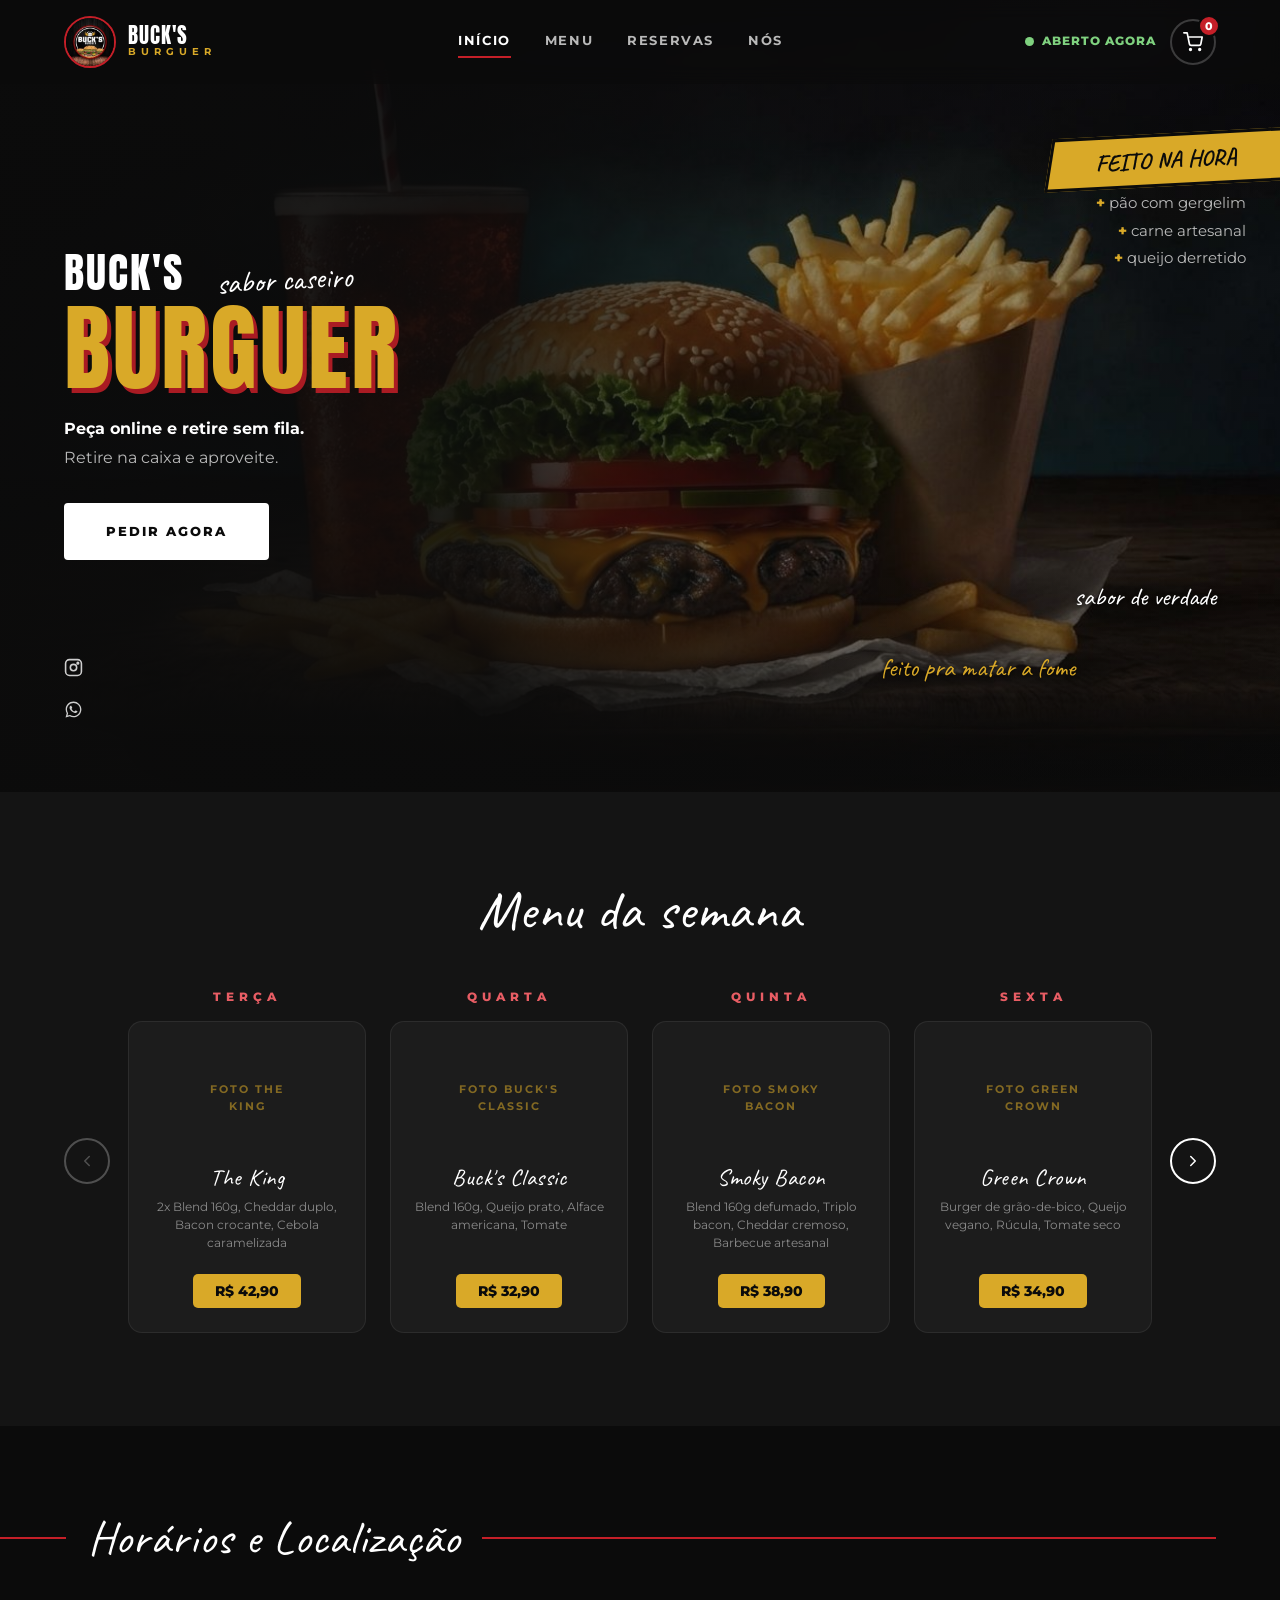
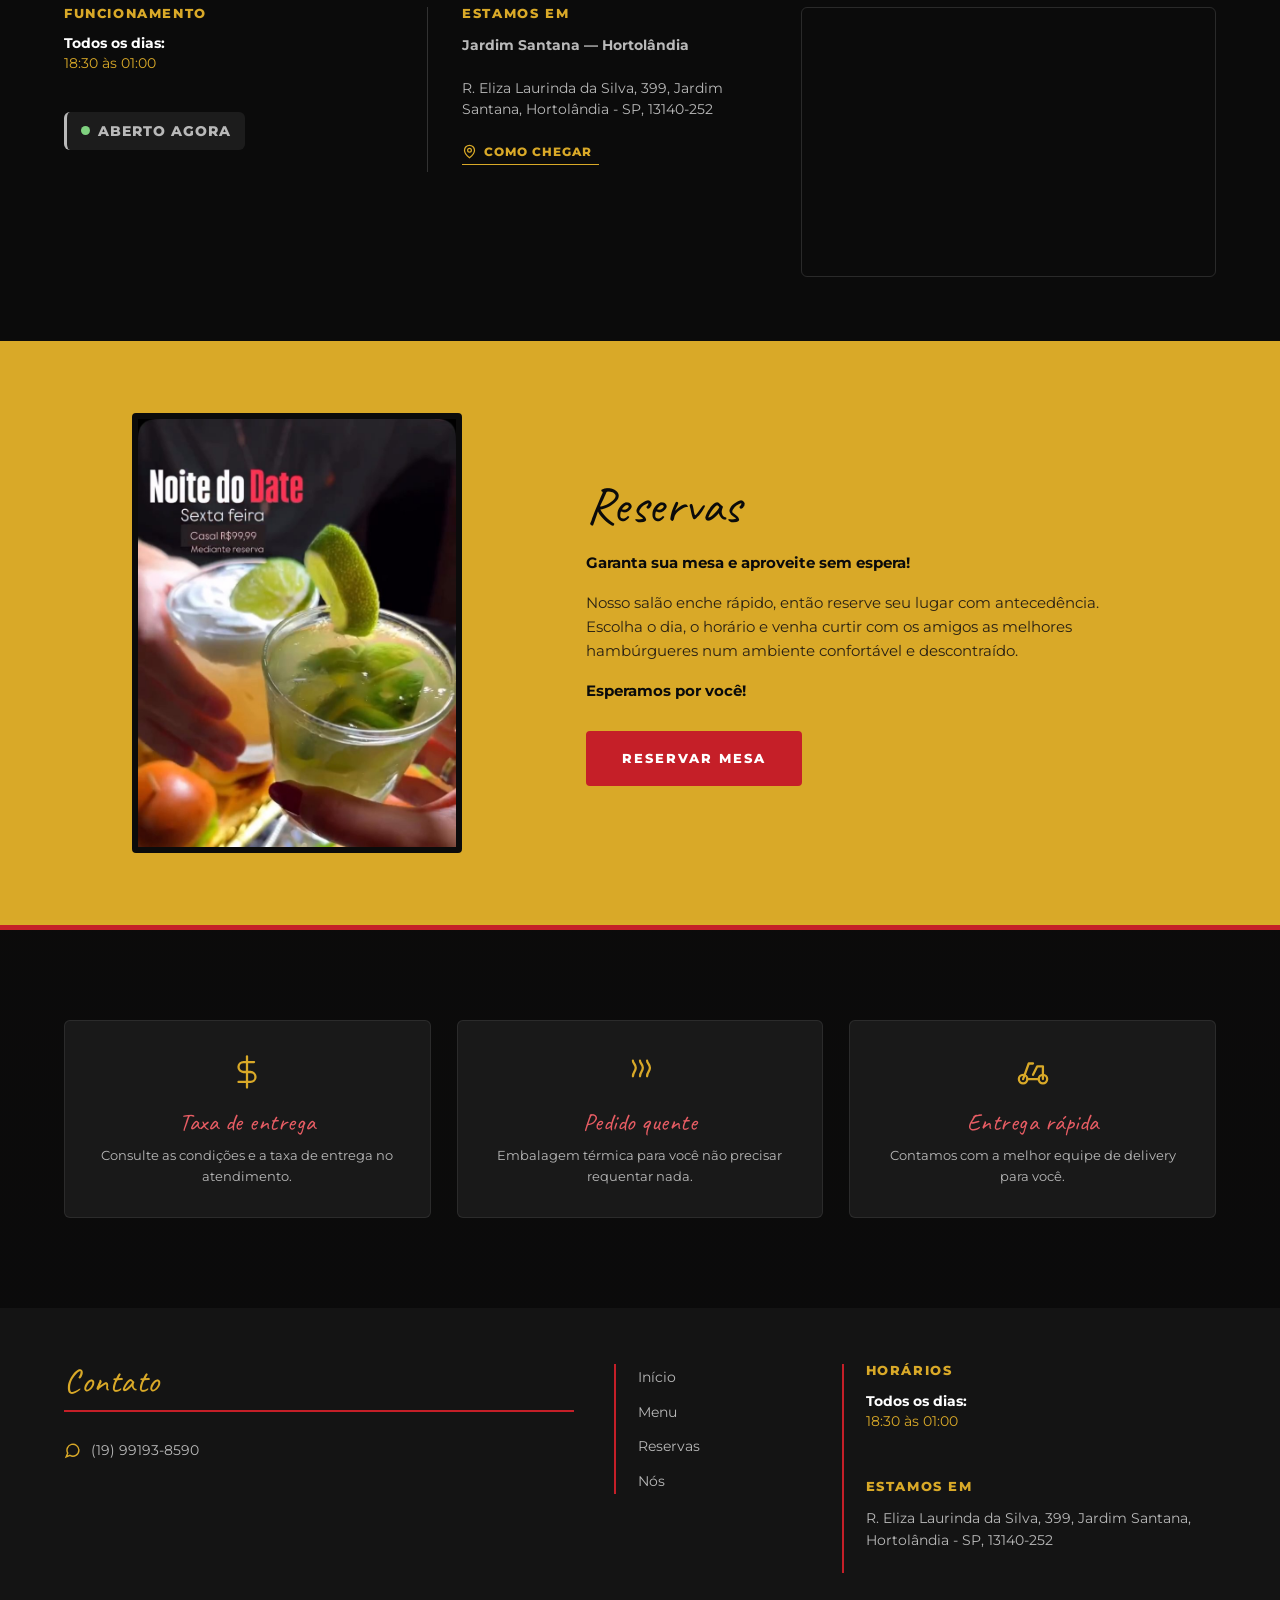
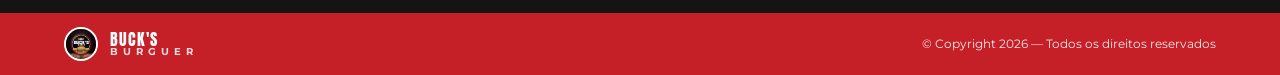
<file: index.html>
<!DOCTYPE html>
<html lang="pt-BR">
<head>
<meta charset="UTF-8">
<meta name="viewport" content="width=device-width, initial-scale=1">

<title>Buck's Burguer — Hamburgueria artesanal</title>
<meta name="description" content="Hamburgueria artesanal Buck's Burguer. Blend próprio, pão brioche e ingredientes selecionados. Peça pelo site e receba em casa ou retire no balcão.">

<!-- ================= COMPARTILHAMENTO =================
     Open Graph e Twitter Card.

     PENDENTE — preencher em js/config.js e depois refletir aqui:
       1) BUSINESS_CONFIG.siteUrl    -> habilita <link rel="canonical">
                                        e <meta property="og:url">
       2) BUSINESS_CONFIG.socialImage -> habilita <meta property="og:image">
                                        (1200x630 px)

     As linhas abaixo estão comentadas de propósito: apontar para um
     domínio ou imagem que não existe quebra o preview no WhatsApp.
     Troque SEU-DOMINIO pelo domínio real e descomente.

     <link rel="canonical" href="https://SEU-DOMINIO/{pagina}">
     <meta property="og:url" content="https://SEU-DOMINIO/{pagina}">
     <meta property="og:image" content="https://SEU-DOMINIO/assets/images/og-capa.jpg">
     <meta property="og:image:width" content="1200">
     <meta property="og:image:height" content="630">
     <meta name="twitter:image" content="https://SEU-DOMINIO/assets/images/og-capa.jpg">
     ==================================================== -->
<meta property="og:site_name" content="Buck's Burguer">
<meta property="og:locale" content="pt_BR">
<meta property="og:type" content="website">
<meta property="og:title" content="Buck's Burguer — Hamburgueria artesanal">
<meta property="og:description" content="Hamburgueria artesanal Buck's Burguer. Blend próprio, pão brioche e ingredientes selecionados. Peça pelo site e receba em casa ou retire no balcão.">
<meta name="twitter:card" content="summary_large_image">
<meta name="twitter:title" content="Buck's Burguer — Hamburgueria artesanal">
<meta name="twitter:description" content="Hamburgueria artesanal Buck's Burguer. Blend próprio, pão brioche e ingredientes selecionados. Peça pelo site e receba em casa ou retire no balcão.">
<meta name="theme-color" content="#0B0B0B">

<link rel="icon" href="assets/images/logo.jpg">

<!-- Fontes: preconnect + link no head carrega antes do CSS terminar -->
<link rel="preconnect" href="https://fonts.googleapis.com">
<link rel="preconnect" href="https://fonts.gstatic.com" crossorigin>
<link rel="stylesheet" href="https://fonts.googleapis.com/css2?family=Anton&family=Caveat:wght@500;700&family=Montserrat:wght@400;500;600;700;800&display=swap">

<link rel="stylesheet" href="css/global.css?v=7">
<link rel="stylesheet" href="css/components.css?v=7">
<link rel="stylesheet" href="css/responsive.css?v=7">
</head>
<body>

<a class="pular-para-conteudo" href="#conteudo">Pular para o conteúdo</a>

<!-- ============ HEADER ============ -->
<header class="header">
  <div class="container header__inner">
    <a class="logo" href="index.html">
      <img class="logo__marca" src="assets/images/logo.jpg" alt="Buck's Burguer" width="52" height="52" decoding="async">
      <span class="logo__texto">
        <span class="logo__nome">BUCK'S</span>
        <span class="logo__sub">Burguer</span>
      </span>
    </a>

    <nav class="nav" id="nav" aria-label="Menu principal">
      <a class="nav__link" href="index.html">Início</a>
      <a class="nav__link" href="cardapio.html">Menu</a>
      <a class="nav__link" href="index.html#reservas">Reservas</a>
      <a class="nav__link" href="contato.html">Nós</a>
    </nav>

    <div class="header__acoes">
      <p class="status-loja" data-status-loja></p>

      <button class="carrinho-btn" id="carrinhoAbrir" type="button" aria-label="Abrir carrinho">
        <svg width="20" height="20" viewBox="0 0 24 24" fill="none" stroke="currentColor" stroke-width="2" stroke-linecap="round" stroke-linejoin="round" aria-hidden="true"><circle cx="9" cy="21" r="1"/><circle cx="20" cy="21" r="1"/><path d="M1 1h4l2.7 13.4a2 2 0 0 0 2 1.6h9.7a2 2 0 0 0 2-1.6L23 6H6"/></svg>
        <span class="carrinho-btn__contador" id="carrinhoContador" hidden>0</span>
      </button>

      <button class="menu-toggle" type="button" aria-label="Abrir menu" aria-expanded="false" aria-controls="nav">
        <span></span><span></span><span></span>
      </button>
    </div>
  </div>
</header>

<main id="conteudo">

<!-- ============ HERO ============ -->
<section class="hero-v2">
  <!-- Banner do hero. alt vazio porque é imagem decorativa: o texto ao
       lado já diz tudo, e um alt aqui só repetiria a leitura.
       fetchpriority="high" porque é o maior elemento da primeira tela. -->
  <img class="hero-v2__foto"
       src="assets/images/hero-banner.jpg"
       alt="" width="1376" height="768"
       fetchpriority="high" decoding="async">
  <div class="hero-v2__veu" aria-hidden="true"></div>

  <p class="fita"><span>FEITO NA HORA</span></p>
  <div class="fita__lista">
    <span>pão com gergelim</span>
    <span>carne artesanal</span>
    <span>queijo derretido</span>
  </div>

  <span class="hero-v2__nota hero-v2__nota--1">sabor de verdade</span>
  <span class="hero-v2__nota hero-v2__nota--2">feito pra matar a fome</span>

  <div class="social-rail">
    <a href="#" data-social="instagram" aria-label="Instagram da Buck's Burguer"><svg width="19" height="19" viewBox="0 0 24 24" fill="none" stroke="currentColor" stroke-width="2" aria-hidden="true"><rect x="2" y="2" width="20" height="20" rx="5"/><circle cx="12" cy="12" r="4"/><circle cx="17.5" cy="6.5" r="1"/></svg></a>
    <a href="#" data-social="whatsapp" aria-label="WhatsApp da Buck's Burguer"><svg width="19" height="19" viewBox="0 0 24 24" fill="currentColor" aria-hidden="true"><path d="M12.04 2C6.58 2 2.13 6.45 2.13 11.91c0 1.75.46 3.45 1.32 4.95L2 22l5.25-1.38a9.9 9.9 0 0 0 4.79 1.22h.01c5.46 0 9.91-4.45 9.91-9.91 0-2.65-1.03-5.14-2.9-7.01A9.82 9.82 0 0 0 12.04 2zm0 18.15h-.01a8.2 8.2 0 0 1-4.19-1.15l-.3-.18-3.12.82.83-3.04-.2-.31a8.2 8.2 0 0 1-1.26-4.38c0-4.54 3.7-8.23 8.25-8.23a8.2 8.2 0 0 1 5.82 2.42 8.17 8.17 0 0 1 2.41 5.82c0 4.54-3.7 8.23-8.23 8.23zm4.52-6.16c-.25-.12-1.47-.72-1.69-.81-.23-.08-.39-.12-.56.13-.16.24-.64.8-.78.97-.15.16-.29.18-.53.06-.25-.12-1.05-.39-1.99-1.23-.74-.66-1.23-1.47-1.38-1.72-.14-.25-.01-.38.11-.5.11-.11.25-.29.37-.43.12-.15.16-.25.25-.41.08-.17.04-.31-.02-.43-.06-.12-.56-1.34-.76-1.84-.2-.48-.4-.42-.56-.43h-.48c-.16 0-.43.06-.65.31-.22.25-.85.84-.85 2.03 0 1.2.87 2.35.99 2.51.12.16 1.71 2.61 4.15 3.66.58.25 1.03.4 1.38.51.58.19 1.11.16 1.53.1.47-.07 1.44-.59 1.64-1.16.2-.57.2-1.05.14-1.16-.06-.1-.22-.16-.47-.28z"/></svg></a>
  </div>

  <div class="container">
    <div class="hero-v2__inner">
      <div>
        <h1 class="hero-v2__h1">
          <span class="hero-v2__marca">BUCK'S <span class="hero-v2__script">sabor caseiro</span></span>
          <span class="hero-v2__titulo">BURGUER</span>
        </h1>
        <p class="hero-v2__linhas">
          <strong>Peça online e retire sem fila.</strong><br>
          Retire na caixa e aproveite.
        </p>
        <a class="btn btn--claro" href="cardapio.html">Pedir agora</a>
      </div>

    </div>
  </div>
</section>

<!-- ============ MENU DA SEMANA ============ -->
<section class="semana" aria-labelledby="tituloSemana">
  <div class="container">
    <h2 class="semana__titulo" id="tituloSemana">Menu da semana</h2>

    <div class="carrossel">
      <button class="carrossel__seta" type="button" data-carrossel="anterior" aria-label="Ver itens anteriores">
        <svg width="18" height="18" viewBox="0 0 24 24" fill="none" stroke="currentColor" stroke-width="2" stroke-linecap="round" stroke-linejoin="round" aria-hidden="true"><path d="m15 18-6-6 6-6"/></svg>
      </button>

      <div class="carrossel__trilho" id="trilhoSemana"></div>

      <button class="carrossel__seta" type="button" data-carrossel="proximo" aria-label="Ver próximos itens">
        <svg width="18" height="18" viewBox="0 0 24 24" fill="none" stroke="currentColor" stroke-width="2" stroke-linecap="round" stroke-linejoin="round" aria-hidden="true"><path d="m9 18 6-6-6-6"/></svg>
      </button>
    </div>
  </div>
</section>

<!-- ============ HORÁRIOS E LOCALIZAÇÃO ============ -->
<section class="horarios-sec" aria-labelledby="tituloHorarios">
  <div class="container">
    <div class="titulo-risco revelar">
      <h2 id="tituloHorarios">Horários e Localização</h2>
    </div>

    <div class="horarios-grade revelar">
      <div class="horarios-cols">
        <div class="bloco-info">
          <h3>Funcionamento</h3>
          <!-- Preenchido por js/main.js a partir de BUSINESS_CONFIG.businessHours -->
          <div data-horarios></div>
          <p class="status-loja status-loja--bloco" data-status-loja></p>
        </div>

        <div class="bloco-info bloco-info--divisor" data-some-sem-endereco>
          <h3>Estamos em</h3>
          <p class="endereco-bairro" data-endereco-bairro></p>
          <p class="endereco-linha" data-endereco></p>
          <a class="endereco-rota" data-mapa-link target="_blank" rel="noopener">
            <svg width="15" height="15" viewBox="0 0 24 24" fill="none" stroke="currentColor" stroke-width="2" stroke-linecap="round" stroke-linejoin="round" aria-hidden="true"><path d="M20 10c0 6-8 12-8 12s-8-6-8-12a8 8 0 0 1 16 0z"/><circle cx="12" cy="10" r="3"/></svg>
            Como chegar<span class="sr-only"> (abre em nova aba)</span>
          </a>
        </div>
      </div>

      <!-- Começa oculto: só aparece quando o JS confirma que há URL
           válida. Sem isso, um JS que falhe deixaria uma moldura vazia. -->
      <figure class="mapa-card" data-some-sem-endereco hidden>
        <!-- O src é montado por js/main.js a partir do endereço da config,
             para não existir endereço escrito em dois lugares. -->
        <iframe data-mapa-embed title="Mapa da Buck's Burguer"
                loading="lazy" referrerpolicy="no-referrer-when-downgrade"></iframe>
      </figure>
    </div>
  </div>
</section>

<!-- ============ RESERVAS ============ -->
<section class="reservas" id="reservas" aria-labelledby="tituloReservas">
  <div class="container reservas__inner">
    <div class="colagem">
      <!-- Cartaz da promoção. O texto está dentro da imagem, por isso
           o alt descreve a oferta por inteiro para leitores de tela.
           Para trocar a promoção é preciso trocar a imagem. -->
      <img class="colagem__cartaz"
           src="assets/images/noitedoDate.jpg"
           alt="Noite do Date, toda sexta-feira. Casal por R$ 99,99, mediante reserva."
           width="720" height="1280" loading="lazy" decoding="async">
    </div>

    <div class="reservas__texto">
      <h2 id="tituloReservas">Reservas</h2>
      <p><strong>Garanta sua mesa e aproveite sem espera!</strong></p>
      <p>
        Nosso salão enche rápido, então reserve seu lugar com antecedência.
        Escolha o dia, o horário e venha curtir com os amigos as melhores
        hambúrgueres num ambiente confortável e descontraído.
      </p>
      <p><strong>Esperamos por você!</strong></p>
      <a class="btn btn--primario" href="contato.html">Reservar mesa</a>
    </div>
  </div>
</section>

<!-- ============ DELIVERY ============ -->
<section class="delivery" aria-labelledby="tituloDelivery">
  <!-- IMAGEM DE FUNDO: parede de tijolo -> assets/images/hero-tijolo.jpg -->
  <div class="ph delivery__fundo ph--sem-borda"></div>

  <h2 class="sr-only" id="tituloDelivery">Nosso delivery</h2>

  <div class="container delivery__grade">
    <div class="vantagem revelar">
      <div class="vantagem__icone" aria-hidden="true">
        <svg width="34" height="34" viewBox="0 0 24 24" fill="none" stroke="currentColor" stroke-width="1.6" stroke-linecap="round"><path d="M12 1v22"/><path d="M17 5H9.5a3.5 3.5 0 0 0 0 7h5a3.5 3.5 0 0 1 0 7H6"/></svg>
      </div>
      <h3>Taxa de entrega</h3>
      <!-- Texto definido por js/main.js: só promete frete grátis
           quando as regras existirem em BUSINESS_CONFIG.delivery -->
      <p data-entrega-aviso></p>
    </div>

    <div class="vantagem revelar">
      <div class="vantagem__icone" aria-hidden="true">
        <svg width="34" height="34" viewBox="0 0 24 24" fill="none" stroke="currentColor" stroke-width="1.6" stroke-linecap="round"><path d="M7 15c0-3 2-3.5 2-6S7 6 7 4"/><path d="M12 15c0-3 2-3.5 2-6s-2-3-2-5"/><path d="M17 15c0-3 2-3.5 2-6s-2-3-2-5"/></svg>
      </div>
      <h3>Pedido quente</h3>
      <p>Embalagem térmica para você não precisar requentar nada.</p>
    </div>

    <div class="vantagem revelar">
      <div class="vantagem__icone" aria-hidden="true">
        <svg width="34" height="34" viewBox="0 0 24 24" fill="none" stroke="currentColor" stroke-width="1.6" stroke-linecap="round" stroke-linejoin="round"><circle cx="5" cy="17" r="3"/><circle cx="19" cy="17" r="3"/><path d="M8 17h8"/><path d="M19 17V8h-4l-3 6"/><path d="M5 17 9 6h3"/></svg>
      </div>
      <h3>Entrega rápida</h3>
      <p>Contamos com a melhor equipe de delivery para você.</p>
    </div>
  </div>
</section>
</main>

<!-- ============ RODAPÉ ============ -->
<footer class="footer-v2">
  <div class="container">
    <div class="footer-v2__grade">

      <div>
        <h2 class="footer-v2__titulo">Contato</h2>
        <!-- Preenchido por js/main.js a partir de js/config.js.
             Dado não confirmado não vira link. -->
        <div class="footer-v2__contatos" data-contatos></div>
      </div>

      <nav class="footer-v2__links" aria-label="Links do rodapé">
        <ul>
          <li><a href="index.html">Início</a></li>
          <li><a href="cardapio.html">Menu</a></li>
          <li><a href="index.html#reservas">Reservas</a></li>
          <li><a href="contato.html">Nós</a></li>
        </ul>
      </nav>

      <div class="footer-v2__info">
        <div class="bloco-info">
          <h3>Horários</h3>
          <div data-horarios></div>
        </div>
        <div class="bloco-info" data-some-sem-endereco>
          <h3>Estamos em</h3>
          <p data-endereco></p>
        </div>
      </div>
    </div>
  </div>

  <div class="footer-v2__base">
    <div class="container footer-v2__base-inner">
      <a class="logo" href="index.html">
        <img class="logo__marca" src="assets/images/logo.jpg" alt="Buck's Burguer" width="52" height="52" decoding="async">
        <span class="logo__texto">
          <span class="logo__nome">BUCK'S</span>
          <span class="logo__sub">Burguer</span>
        </span>
      </a>
      <p>© Copyright <span data-ano>2026</span> — Todos os direitos reservados</p>
    </div>
  </div>
</footer>

<!-- ============ CARRINHO ============ -->
<div class="overlay" id="overlay"></div>
<aside class="carrinho" id="carrinhoDrawer" aria-label="Carrinho de compras">
  <div class="carrinho__topo">
    <h2>Seu pedido</h2>
    <button class="carrinho__fechar" id="carrinhoFechar" type="button" aria-label="Fechar carrinho">×</button>
  </div>

  <div class="carrinho__lista" id="carrinhoLista"></div>

  <div class="carrinho__rodape">
    <div class="resumo" id="carrinhoResumo"></div>
    <p class="carrinho__aviso" id="carrinhoAviso" role="status" hidden></p>
    <button class="btn btn--primario btn--bloco" id="carrinhoFinalizar" type="button">
      Finalizar pedido
    </button>
    <button class="carrinho__limpar" id="carrinhoLimpar" type="button">
      Esvaziar carrinho
    </button>

  </div>
</aside>

<!-- Ordem obrigatória: config -> regras -> componentes -> telas -->
<script src="js/config.js?v=7"></script>
<script src="js/loja.js?v=7"></script>
<script src="js/modal.js?v=7"></script>
<script src="js/carrinho.js?v=7"></script>
<script src="js/checkout.js?v=7"></script>
<script src="js/cardapio.js?v=7"></script>
<script src="js/main.js?v=7"></script>
</body>
</html>
</file>
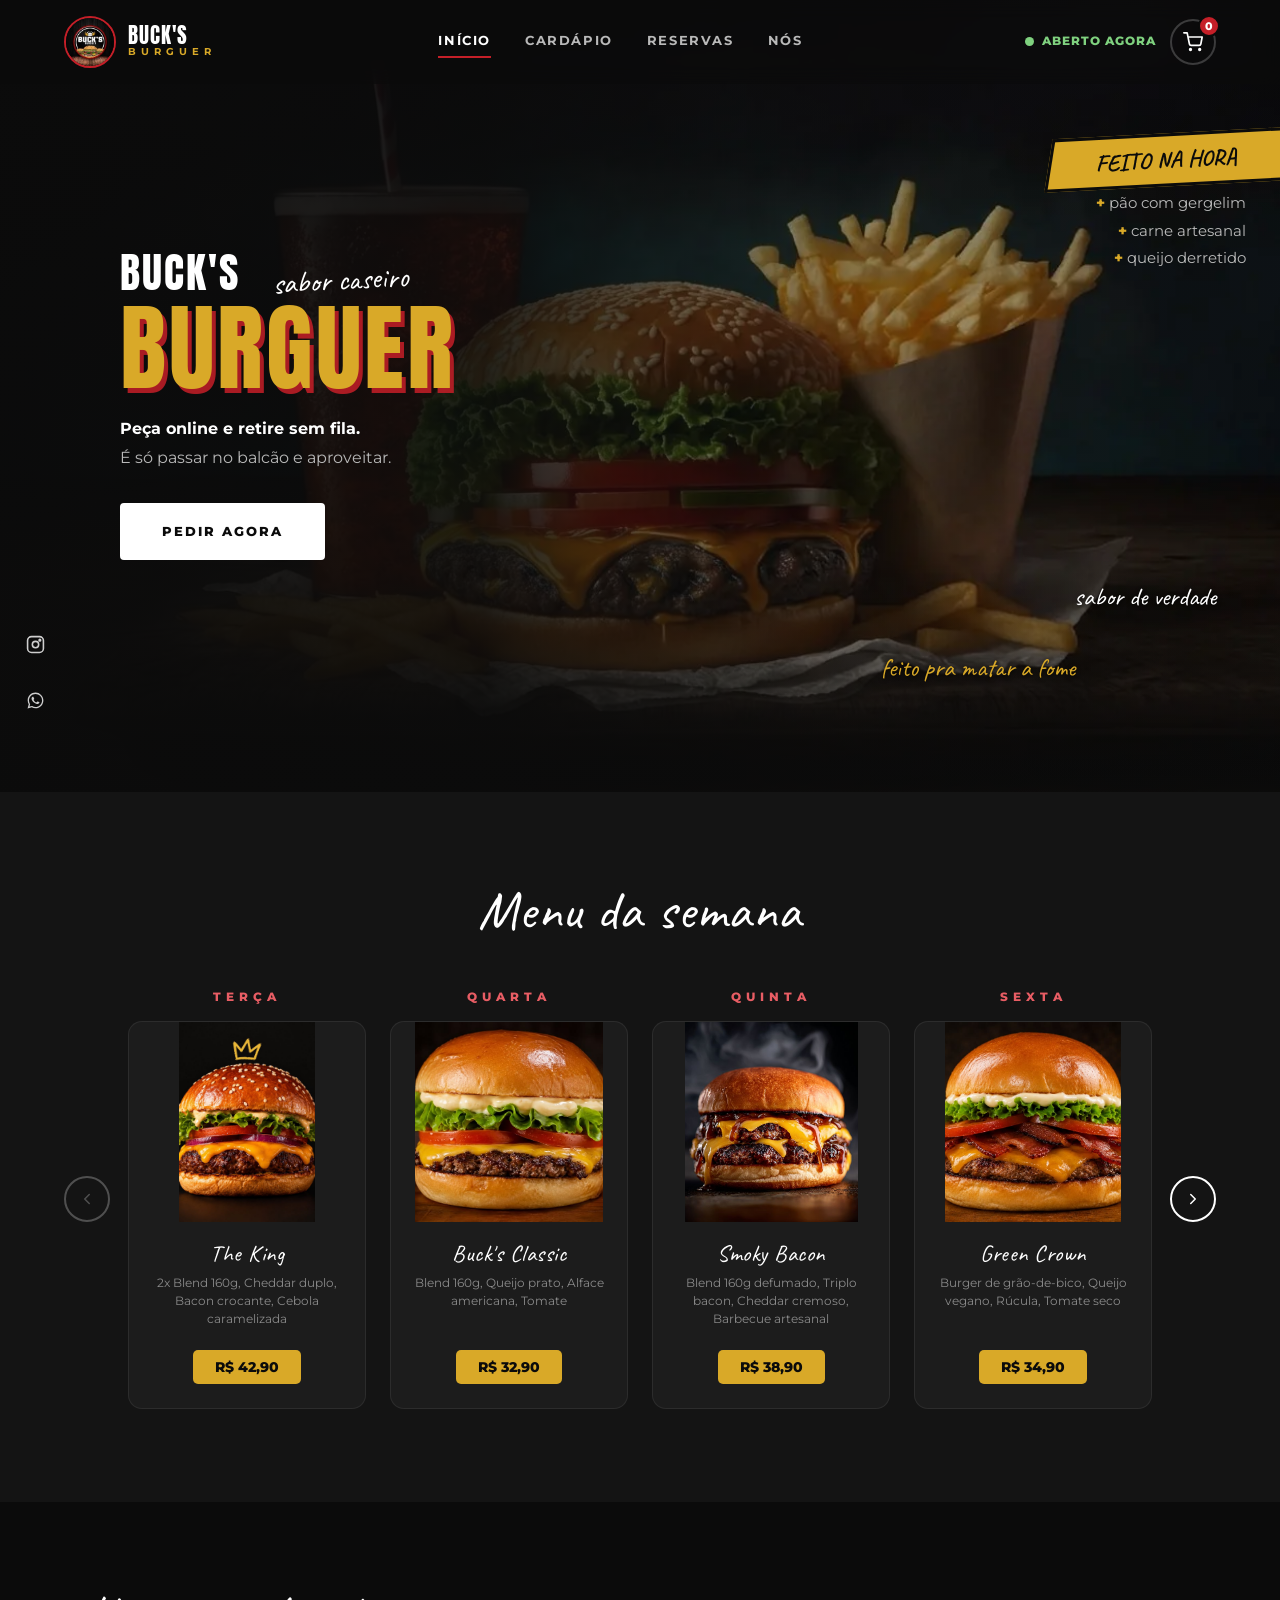
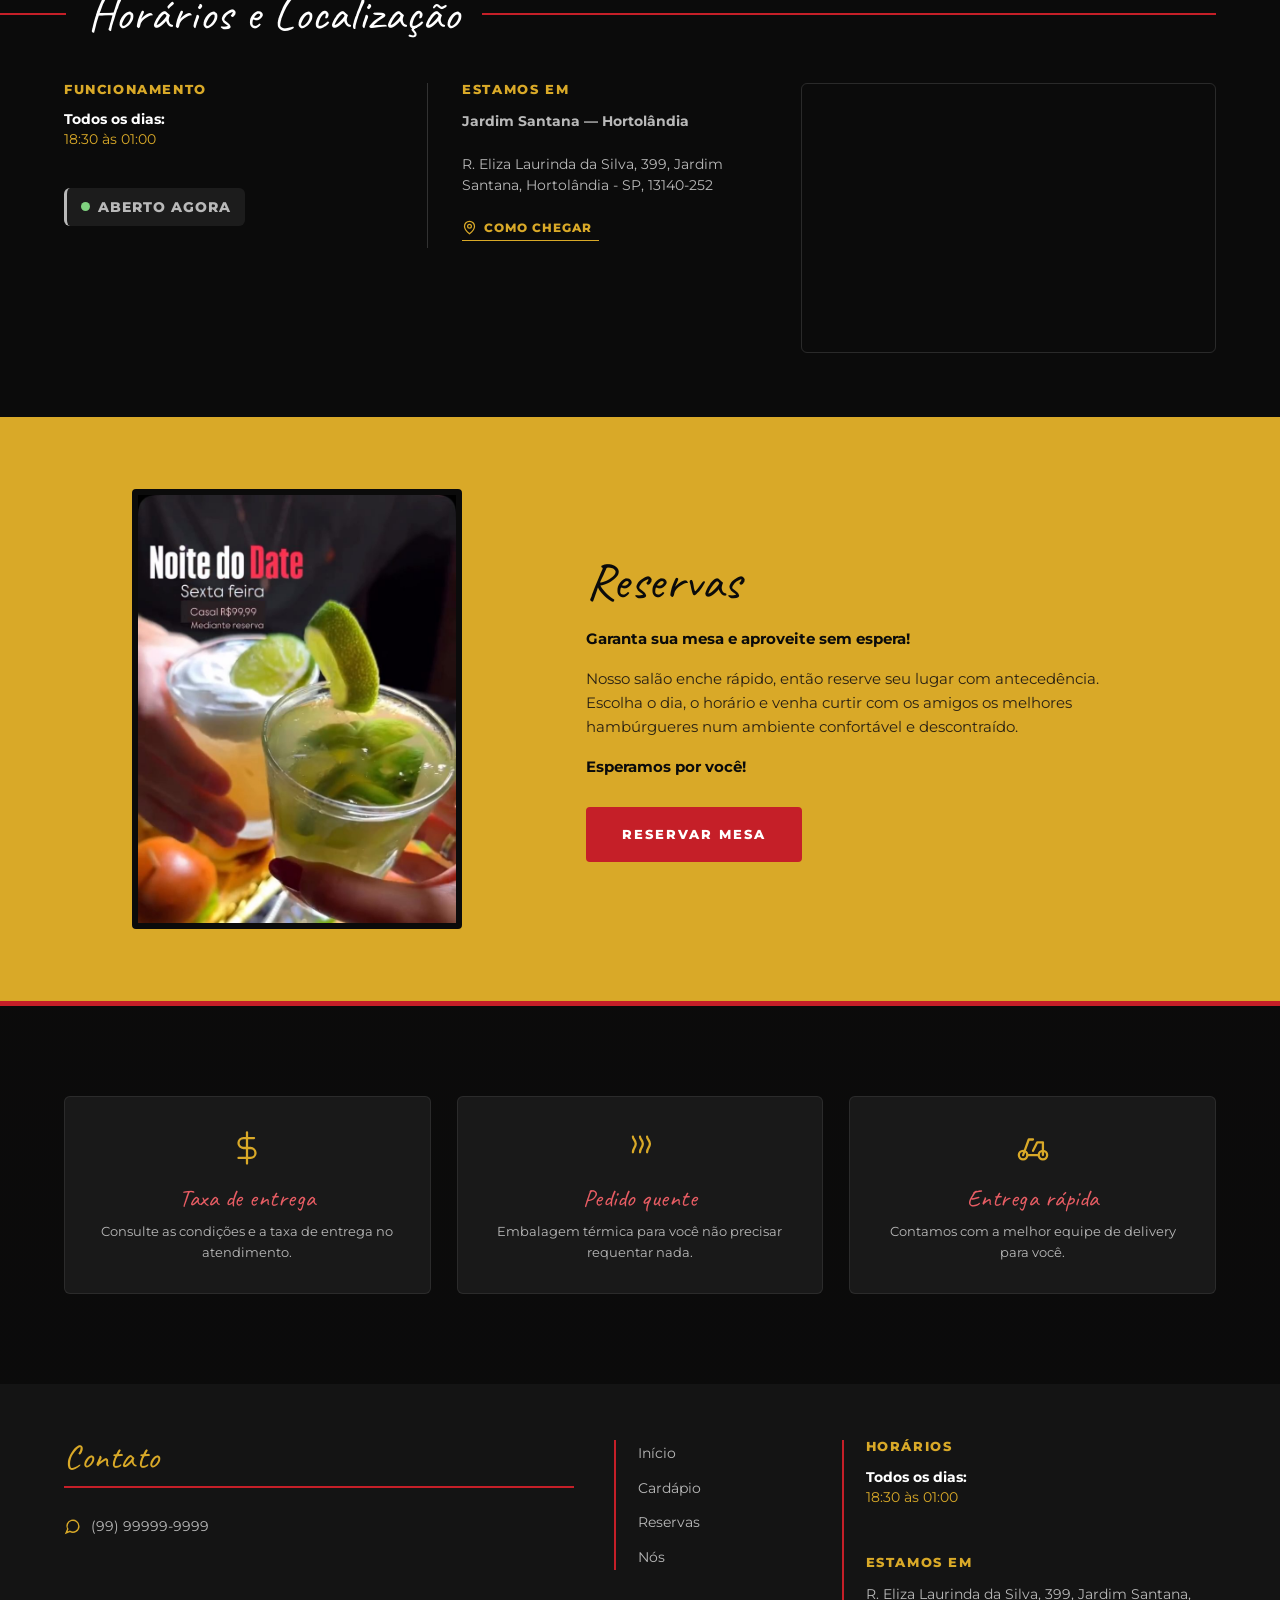
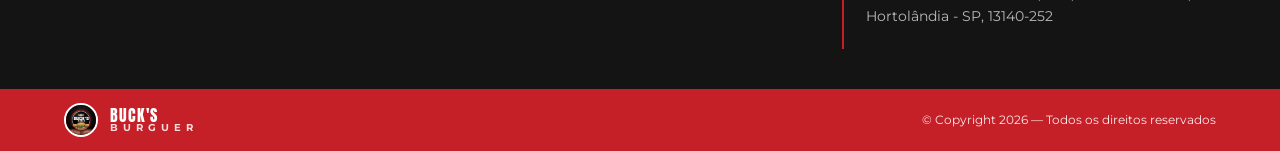
<file: public/index.html>
<!DOCTYPE html>
<html lang="pt-BR">
<head>
<meta charset="UTF-8">
<meta name="viewport" content="width=device-width, initial-scale=1">

<title>Buck's Burguer — Hamburgueria artesanal</title>
<meta name="description" content="Hamburgueria artesanal Buck's Burguer. Blend próprio, pão brioche e ingredientes selecionados. Peça pelo site e receba em casa ou retire no balcão.">

<meta property="og:site_name" content="Buck's Burguer">
<meta property="og:locale" content="pt_BR">
<meta property="og:type" content="website">
<meta property="og:title" content="Buck's Burguer — Hamburgueria artesanal">
<meta property="og:description" content="Hamburgueria artesanal Buck's Burguer. Blend próprio, pão brioche e ingredientes selecionados. Peça pelo site e receba em casa ou retire no balcão.">
<meta name="twitter:card" content="summary_large_image">
<meta name="twitter:title" content="Buck's Burguer — Hamburgueria artesanal">
<meta name="twitter:description" content="Hamburgueria artesanal Buck's Burguer. Blend próprio, pão brioche e ingredientes selecionados. Peça pelo site e receba em casa ou retire no balcão.">
<meta name="theme-color" content="#0B0B0B">

<link rel="icon" href="assets/images/logo.jpg">

<link rel="preconnect" href="https://fonts.googleapis.com">
<link rel="preconnect" href="https://fonts.gstatic.com" crossorigin>
<link rel="stylesheet" href="https://fonts.googleapis.com/css2?family=Anton&family=Caveat:wght@500;700&family=Montserrat:wght@400;500;600;700;800&display=swap">

<link rel="stylesheet" href="css/global.css?v=11">
<link rel="stylesheet" href="css/components.css?v=11">
<link rel="stylesheet" href="css/responsive.css?v=11">
</head>
<body>

<a class="pular-para-conteudo" href="#conteudo">Pular para o conteúdo</a>

<header class="header">
  <div class="container header__inner">
    <a class="logo" href="/">
      <img class="logo__marca" src="assets/images/logo.jpg" alt="Buck's Burguer" width="52" height="52" decoding="async">
      <span class="logo__texto">
        <span class="logo__nome">BUCK'S</span>
        <span class="logo__sub">Burguer</span>
      </span>
    </a>

    <nav class="nav" id="nav" aria-label="Menu principal">
      <a class="nav__link" href="/">Início</a>
      <a class="nav__link" href="/cardapio">Cardápio</a>
      <a class="nav__link" href="/#reservas">Reservas</a>
      <a class="nav__link" href="/contato">Nós</a>
    </nav>

    <div class="header__acoes">
      <p class="status-loja" data-status-loja></p>

      <button class="carrinho-btn" id="carrinhoAbrir" type="button" aria-label="Abrir carrinho">
        <svg width="20" height="20" viewBox="0 0 24 24" fill="none" stroke="currentColor" stroke-width="2" stroke-linecap="round" stroke-linejoin="round" aria-hidden="true"><circle cx="9" cy="21" r="1"/><circle cx="20" cy="21" r="1"/><path d="M1 1h4l2.7 13.4a2 2 0 0 0 2 1.6h9.7a2 2 0 0 0 2-1.6L23 6H6"/></svg>
        <span class="carrinho-btn__contador" id="carrinhoContador" hidden>0</span>
      </button>

      <button class="menu-toggle" type="button" aria-label="Abrir menu" aria-expanded="false" aria-controls="nav">
        <span></span><span></span><span></span>
      </button>
    </div>
  </div>
</header>

<main id="conteudo">

<section class="hero-v2">
  <img class="hero-v2__foto"
       src="assets/images/hero-banner.webp"
       alt="" width="1376" height="768"
       fetchpriority="high" decoding="async">
  <div class="hero-v2__veu" aria-hidden="true"></div>

  <p class="fita"><span>FEITO NA HORA</span></p>
  <div class="fita__lista">
    <span>pão com gergelim</span>
    <span>carne artesanal</span>
    <span>queijo derretido</span>
  </div>

  <span class="hero-v2__nota hero-v2__nota--1">sabor de verdade</span>
  <span class="hero-v2__nota hero-v2__nota--2">feito pra matar a fome</span>

  <div class="social-rail">
    <a href="#" data-social="instagram" aria-label="Instagram da Buck's Burguer"><svg width="19" height="19" viewBox="0 0 24 24" fill="none" stroke="currentColor" stroke-width="2" aria-hidden="true"><rect x="2" y="2" width="20" height="20" rx="5"/><circle cx="12" cy="12" r="4"/><circle cx="17.5" cy="6.5" r="1"/></svg></a>
    <a href="#" data-social="whatsapp" aria-label="WhatsApp da Buck's Burguer"><svg width="19" height="19" viewBox="0 0 24 24" fill="currentColor" aria-hidden="true"><path d="M12.04 2C6.58 2 2.13 6.45 2.13 11.91c0 1.75.46 3.45 1.32 4.95L2 22l5.25-1.38a9.9 9.9 0 0 0 4.79 1.22h.01c5.46 0 9.91-4.45 9.91-9.91 0-2.65-1.03-5.14-2.9-7.01A9.82 9.82 0 0 0 12.04 2zm0 18.15h-.01a8.2 8.2 0 0 1-4.19-1.15l-.3-.18-3.12.82.83-3.04-.2-.31a8.2 8.2 0 0 1-1.26-4.38c0-4.54 3.7-8.23 8.25-8.23a8.2 8.2 0 0 1 5.82 2.42 8.17 8.17 0 0 1 2.41 5.82c0 4.54-3.7 8.23-8.23 8.23zm4.52-6.16c-.25-.12-1.47-.72-1.69-.81-.23-.08-.39-.12-.56.13-.16.24-.64.8-.78.97-.15.16-.29.18-.53.06-.25-.12-1.05-.39-1.99-1.23-.74-.66-1.23-1.47-1.38-1.72-.14-.25-.01-.38.11-.5.11-.11.25-.29.37-.43.12-.15.16-.25.25-.41.08-.17.04-.31-.02-.43-.06-.12-.56-1.34-.76-1.84-.2-.48-.4-.42-.56-.43h-.48c-.16 0-.43.06-.65.31-.22.25-.85.84-.85 2.03 0 1.2.87 2.35.99 2.51.12.16 1.71 2.61 4.15 3.66.58.25 1.03.4 1.38.51.58.19 1.11.16 1.53.1.47-.07 1.44-.59 1.64-1.16.2-.57.2-1.05.14-1.16-.06-.1-.22-.16-.47-.28z"/></svg></a>
  </div>

  <div class="container">
    <div class="hero-v2__inner">
      <div>
        <h1 class="hero-v2__h1">
          <span class="hero-v2__marca">BUCK'S <span class="hero-v2__script">sabor caseiro</span></span>
          <span class="hero-v2__titulo">BURGUER</span>
        </h1>
        <p class="hero-v2__linhas">
          <strong>Peça online e retire sem fila.</strong><br>
          É só passar no balcão e aproveitar.
        </p>
        <a class="btn btn--claro" href="/cardapio">Pedir agora</a>
      </div>

    </div>
  </div>
</section>

<section class="semana" aria-labelledby="tituloSemana">
  <div class="container">
    <h2 class="semana__titulo" id="tituloSemana">Menu da semana</h2>

    <div class="carrossel">
      <button class="carrossel__seta" type="button" data-carrossel="anterior" aria-label="Ver itens anteriores">
        <svg width="18" height="18" viewBox="0 0 24 24" fill="none" stroke="currentColor" stroke-width="2" stroke-linecap="round" stroke-linejoin="round" aria-hidden="true"><path d="m15 18-6-6 6-6"/></svg>
      </button>

      <div class="carrossel__trilho" id="trilhoSemana" aria-busy="true" aria-live="polite">
        <p class="estado-vazio">Carregando…</p>
      </div>

      <button class="carrossel__seta" type="button" data-carrossel="proximo" aria-label="Ver próximos itens">
        <svg width="18" height="18" viewBox="0 0 24 24" fill="none" stroke="currentColor" stroke-width="2" stroke-linecap="round" stroke-linejoin="round" aria-hidden="true"><path d="m9 18 6-6-6-6"/></svg>
      </button>
    </div>
  </div>
</section>

<section class="horarios-sec" aria-labelledby="tituloHorarios">
  <div class="container">
    <div class="titulo-risco revelar">
      <h2 id="tituloHorarios">Horários e Localização</h2>
    </div>

    <div class="horarios-grade revelar">
      <div class="horarios-cols">
        <div class="bloco-info">
          <h3>Funcionamento</h3>
          <div data-horarios><p class="dado-indisponivel">Consulte nossos horários pelo WhatsApp.</p></div>
          <p class="status-loja status-loja--bloco" data-status-loja hidden></p>
        </div>

        <div class="bloco-info bloco-info--divisor" data-some-sem-endereco>
          <h3>Estamos em</h3>
          <p class="endereco-bairro" data-endereco-bairro></p>
          <p class="endereco-linha dado-indisponivel" data-endereco>Consulte nosso endereço pelo WhatsApp.</p>
          <a class="endereco-rota" data-mapa-link target="_blank" rel="noopener">
            <svg width="15" height="15" viewBox="0 0 24 24" fill="none" stroke="currentColor" stroke-width="2" stroke-linecap="round" stroke-linejoin="round" aria-hidden="true"><path d="M20 10c0 6-8 12-8 12s-8-6-8-12a8 8 0 0 1 16 0z"/><circle cx="12" cy="10" r="3"/></svg>
            Como chegar<span class="sr-only"> (abre em nova aba)</span>
          </a>
        </div>
      </div>

      <figure class="mapa-card" data-some-sem-endereco hidden>
        <iframe data-mapa-embed title="Mapa da Buck's Burguer"
                loading="lazy" referrerpolicy="no-referrer-when-downgrade"></iframe>
      </figure>
    </div>
  </div>
</section>

<section class="reservas" id="reservas" aria-labelledby="tituloReservas">
  <div class="container reservas__inner">
    <div class="colagem">
      <img class="colagem__cartaz"
           src="assets/images/noitedoDate.jpg"
           alt="Noite do Date, toda sexta-feira. Casal por R$ 99,99, mediante reserva."
           width="720" height="1280" loading="lazy" decoding="async">
    </div>

    <div class="reservas__texto">
      <h2 id="tituloReservas">Reservas</h2>
      <p><strong>Garanta sua mesa e aproveite sem espera!</strong></p>
      <p>
        Nosso salão enche rápido, então reserve seu lugar com antecedência.
        Escolha o dia, o horário e venha curtir com os amigos os melhores
        hambúrgueres num ambiente confortável e descontraído.
      </p>
      <p><strong>Esperamos por você!</strong></p>
      <a class="btn btn--primario" href="/contato">Reservar mesa</a>
    </div>
  </div>
</section>

<section class="delivery" aria-labelledby="tituloDelivery">
  <div class="ph delivery__fundo ph--sem-borda"></div>

  <h2 class="sr-only" id="tituloDelivery">Nosso delivery</h2>

  <div class="container delivery__grade">
    <div class="vantagem revelar">
      <div class="vantagem__icone" aria-hidden="true">
        <svg width="34" height="34" viewBox="0 0 24 24" fill="none" stroke="currentColor" stroke-width="1.6" stroke-linecap="round"><path d="M12 1v22"/><path d="M17 5H9.5a3.5 3.5 0 0 0 0 7h5a3.5 3.5 0 0 1 0 7H6"/></svg>
      </div>
      <h3>Taxa de entrega</h3>
      <p data-entrega-aviso>Consulte as condições e a taxa de entrega no atendimento.</p>
    </div>

    <div class="vantagem revelar">
      <div class="vantagem__icone" aria-hidden="true">
        <svg width="34" height="34" viewBox="0 0 24 24" fill="none" stroke="currentColor" stroke-width="1.6" stroke-linecap="round"><path d="M7 15c0-3 2-3.5 2-6S7 6 7 4"/><path d="M12 15c0-3 2-3.5 2-6s-2-3-2-5"/><path d="M17 15c0-3 2-3.5 2-6s-2-3-2-5"/></svg>
      </div>
      <h3>Pedido quente</h3>
      <p>Embalagem térmica para você não precisar requentar nada.</p>
    </div>

    <div class="vantagem revelar">
      <div class="vantagem__icone" aria-hidden="true">
        <svg width="34" height="34" viewBox="0 0 24 24" fill="none" stroke="currentColor" stroke-width="1.6" stroke-linecap="round" stroke-linejoin="round"><circle cx="5" cy="17" r="3"/><circle cx="19" cy="17" r="3"/><path d="M8 17h8"/><path d="M19 17V8h-4l-3 6"/><path d="M5 17 9 6h3"/></svg>
      </div>
      <h3>Entrega rápida</h3>
      <p>Contamos com a melhor equipe de delivery para você.</p>
    </div>
  </div>
</section>
</main>

<footer class="footer-v2">
  <div class="container">
    <div class="footer-v2__grade">

      <div>
        <h2 class="footer-v2__titulo">Contato</h2>
        <div class="footer-v2__contatos" data-contatos><p class="dado-indisponivel">Canais de contato carregando…</p></div>
      </div>

      <nav class="footer-v2__links" aria-label="Links do rodapé">
        <ul>
          <li><a href="/">Início</a></li>
          <li><a href="/cardapio">Cardápio</a></li>
          <li><a href="/#reservas">Reservas</a></li>
          <li><a href="/contato">Nós</a></li>
        </ul>
      </nav>

      <div class="footer-v2__info">
        <div class="bloco-info">
          <h3>Horários</h3>
          <div data-horarios><p class="dado-indisponivel">Consulte nossos horários pelo WhatsApp.</p></div>
        </div>
        <div class="bloco-info" data-some-sem-endereco>
          <h3>Estamos em</h3>
          <p data-endereco class="dado-indisponivel">Consulte nosso endereço pelo WhatsApp.</p>
        </div>
      </div>
    </div>
  </div>

  <div class="footer-v2__base">
    <div class="container footer-v2__base-inner">
      <a class="logo" href="/">
        <img class="logo__marca" src="assets/images/logo.jpg" alt="Buck's Burguer" width="52" height="52" decoding="async">
        <span class="logo__texto">
          <span class="logo__nome">BUCK'S</span>
          <span class="logo__sub">Burguer</span>
        </span>
      </a>
      <p>© Copyright <span data-ano>2026</span> — Todos os direitos reservados</p>
    </div>
  </div>
</footer>

<div class="overlay" id="overlay"></div>
<aside class="carrinho" id="carrinhoDrawer" aria-label="Carrinho de compras">
  <div class="carrinho__topo">
    <h2>Seu pedido</h2>
    <button class="carrinho__fechar" id="carrinhoFechar" type="button" aria-label="Fechar carrinho">×</button>
  </div>

  <div class="carrinho__lista" id="carrinhoLista"></div>

  <div class="carrinho__rodape">
    <div class="resumo" id="carrinhoResumo"></div>
    <p class="carrinho__aviso" id="carrinhoAviso" role="status" hidden></p>
    <button class="btn btn--primario btn--bloco" id="carrinhoFinalizar" type="button">
      Finalizar pedido
    </button>
    <button class="carrinho__limpar" id="carrinhoLimpar" type="button">
      Esvaziar carrinho
    </button>

  </div>
</aside>

<script src="js/config.js?v=11"></script>
<script src="js/loja.js?v=11"></script>
<script src="js/modal.js?v=11"></script>
<script src="js/carrinho.js?v=11"></script>
<script src="js/checkout.js?v=11"></script>
<script src="js/cardapio.js?v=11"></script>
<script src="js/main.js?v=11"></script>
</body>
</html>
</file>
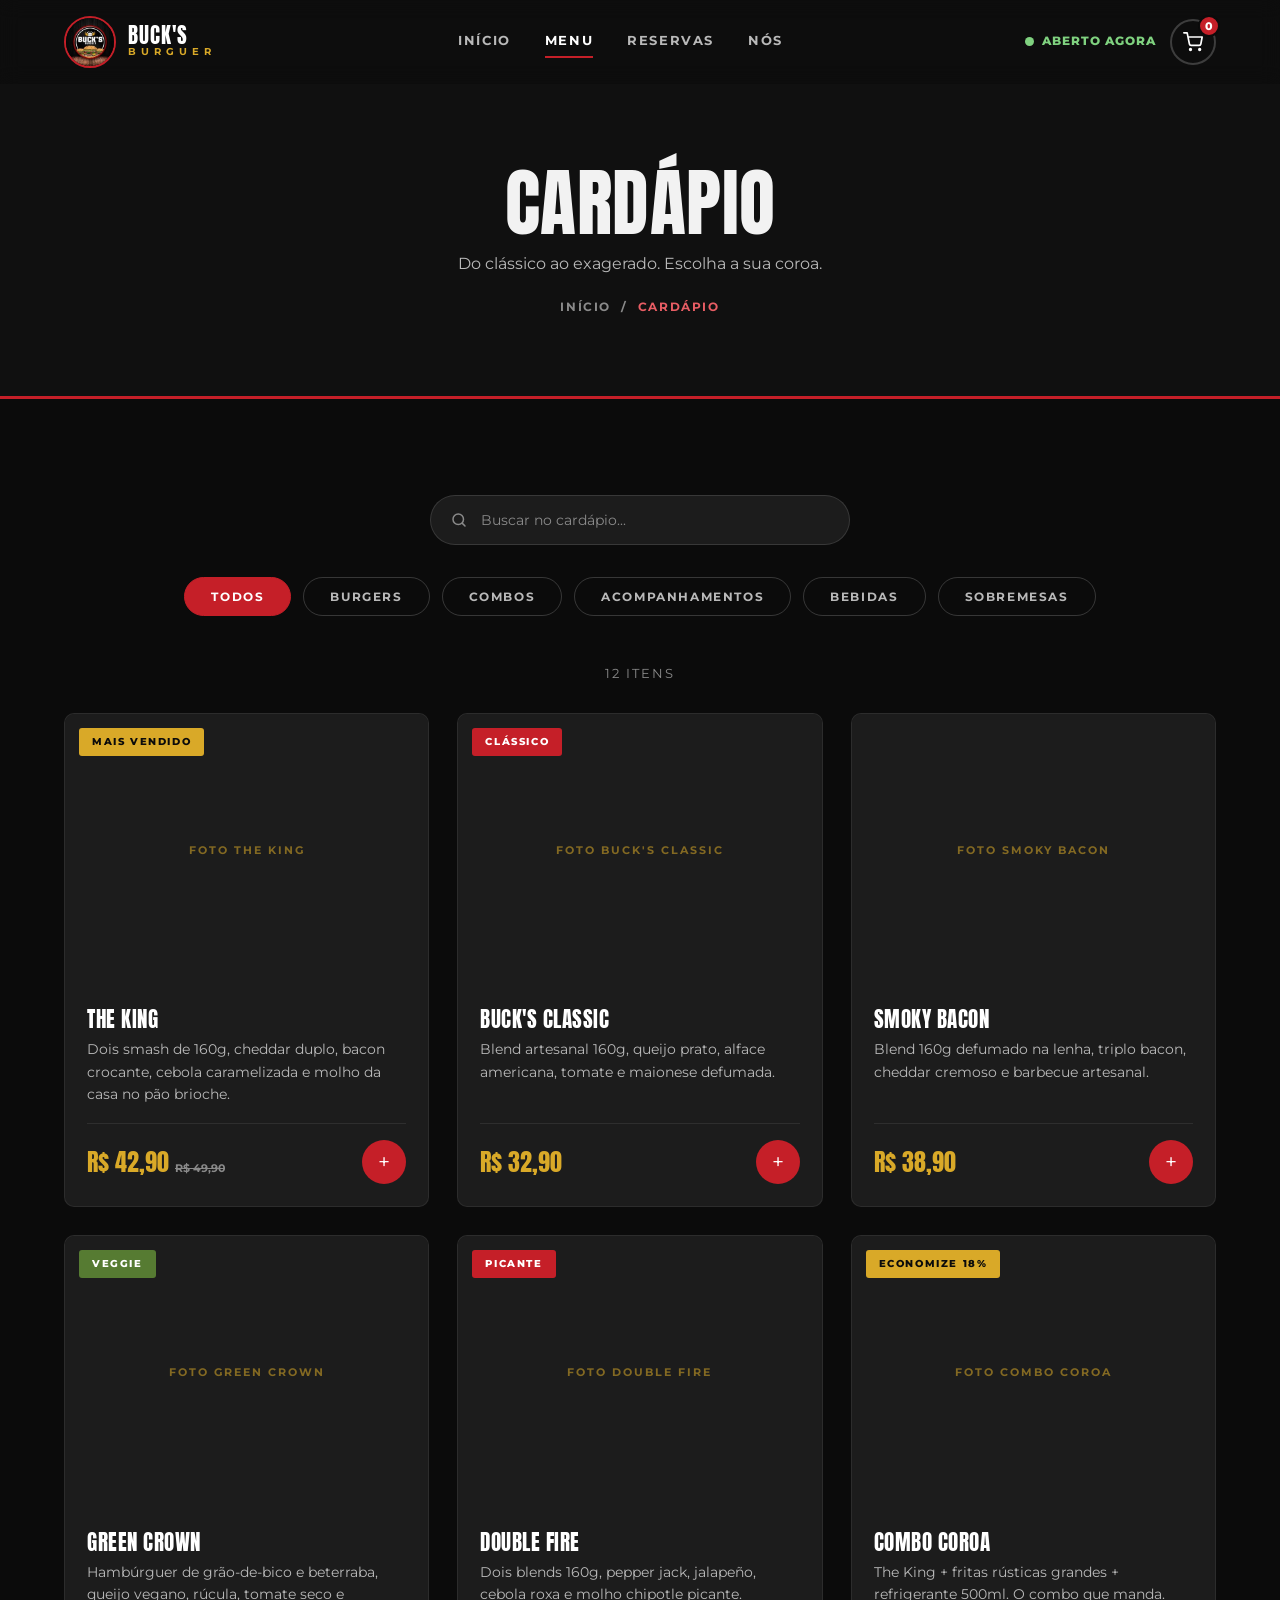
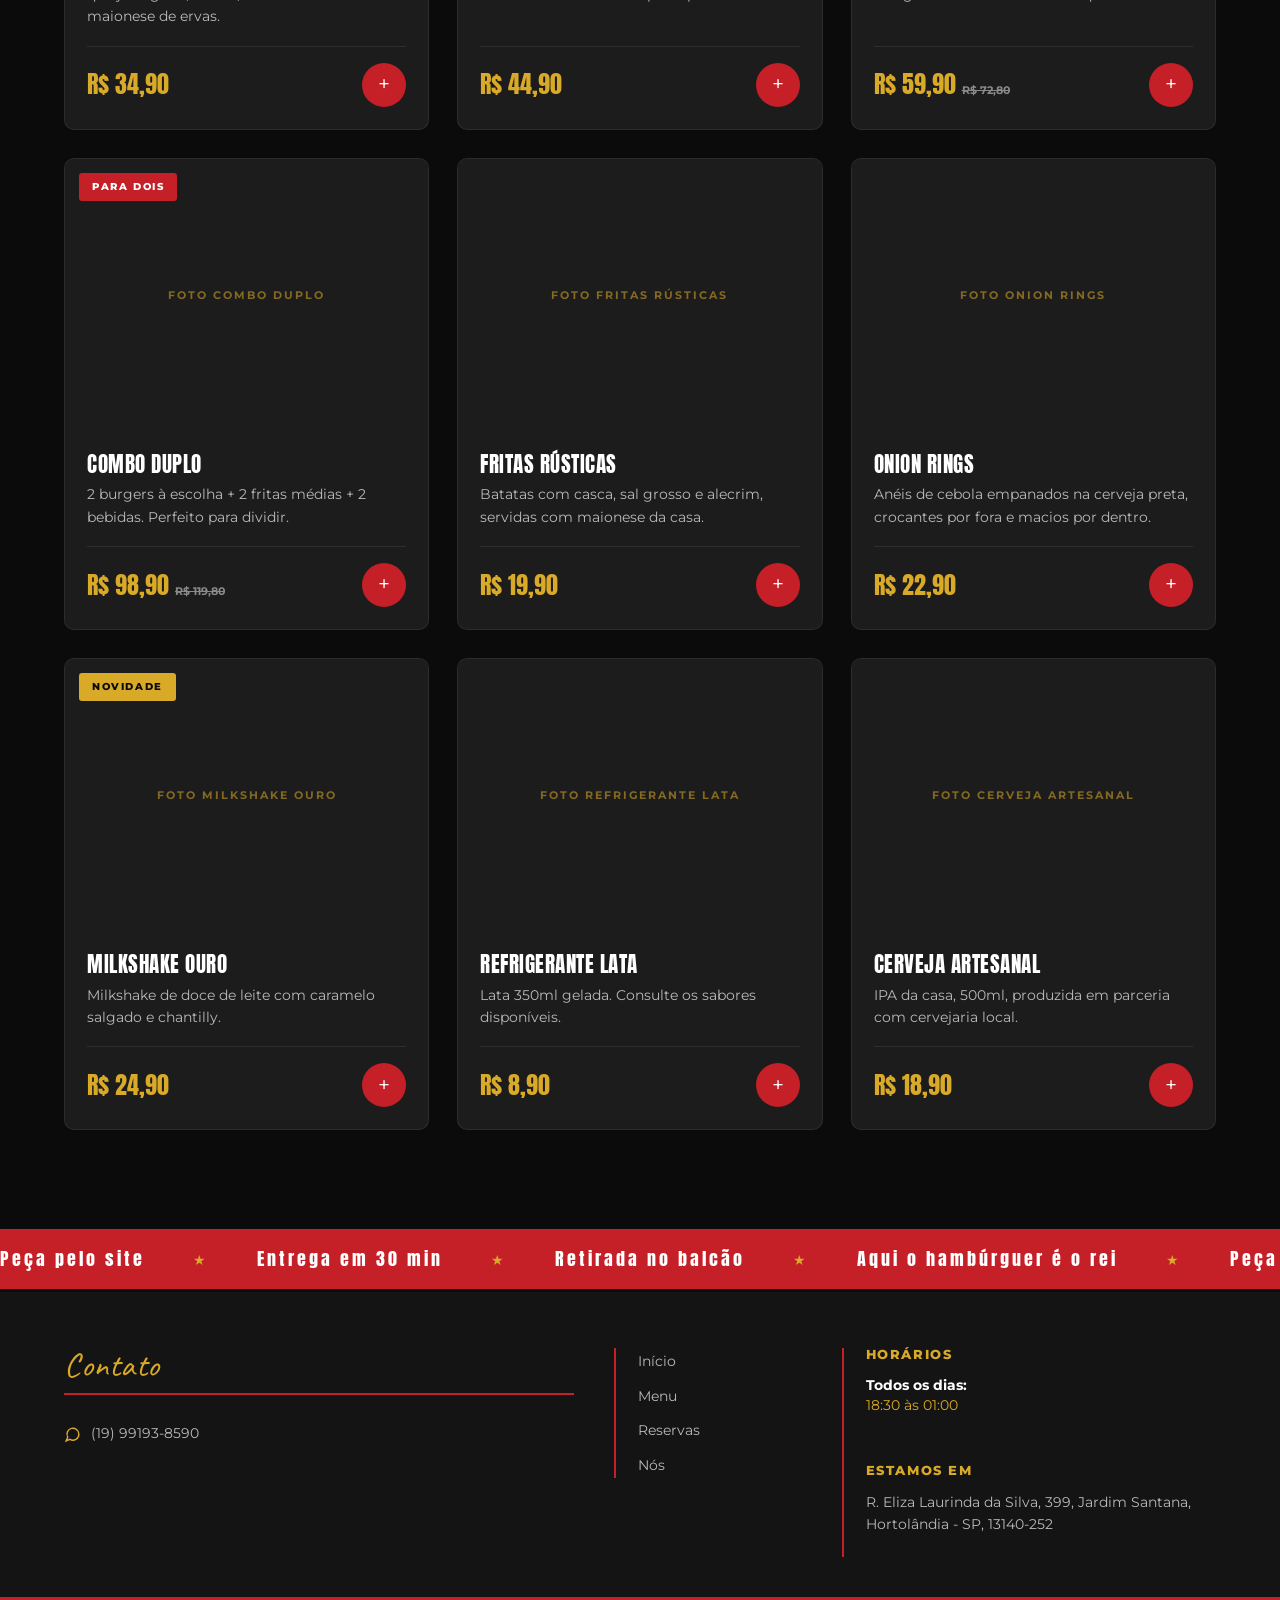
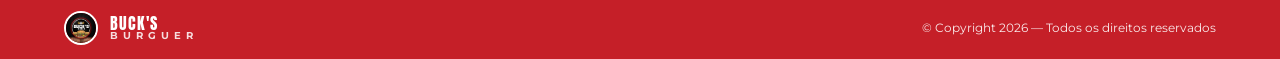
<file: cardapio.html>
<!DOCTYPE html>
<html lang="pt-BR">
<head>
<meta charset="UTF-8">
<meta name="viewport" content="width=device-width, initial-scale=1">

<title>Cardápio — Buck's Burguer</title>
<meta name="description" content="Cardápio completo da Buck's Burguer: burgers artesanais, combos, acompanhamentos e bebidas, com preços e informações de alérgenos.">

<!-- ================= COMPARTILHAMENTO =================
     Open Graph e Twitter Card.

     PENDENTE — preencher em js/config.js e depois refletir aqui:
       1) BUSINESS_CONFIG.siteUrl    -> habilita <link rel="canonical">
                                        e <meta property="og:url">
       2) BUSINESS_CONFIG.socialImage -> habilita <meta property="og:image">
                                        (1200x630 px)

     As linhas abaixo estão comentadas de propósito: apontar para um
     domínio ou imagem que não existe quebra o preview no WhatsApp.
     Troque SEU-DOMINIO pelo domínio real e descomente.

     <link rel="canonical" href="https://SEU-DOMINIO/{pagina}">
     <meta property="og:url" content="https://SEU-DOMINIO/{pagina}">
     <meta property="og:image" content="https://SEU-DOMINIO/assets/images/og-capa.jpg">
     <meta property="og:image:width" content="1200">
     <meta property="og:image:height" content="630">
     <meta name="twitter:image" content="https://SEU-DOMINIO/assets/images/og-capa.jpg">
     ==================================================== -->
<meta property="og:site_name" content="Buck's Burguer">
<meta property="og:locale" content="pt_BR">
<meta property="og:type" content="website">
<meta property="og:title" content="Cardápio — Buck's Burguer">
<meta property="og:description" content="Cardápio completo da Buck's Burguer: burgers artesanais, combos, acompanhamentos e bebidas, com preços e informações de alérgenos.">
<meta name="twitter:card" content="summary_large_image">
<meta name="twitter:title" content="Cardápio — Buck's Burguer">
<meta name="twitter:description" content="Cardápio completo da Buck's Burguer: burgers artesanais, combos, acompanhamentos e bebidas, com preços e informações de alérgenos.">
<meta name="theme-color" content="#0B0B0B">

<link rel="icon" href="assets/images/logo.jpg">

<!-- Fontes: preconnect + link no head carrega antes do CSS terminar -->
<link rel="preconnect" href="https://fonts.googleapis.com">
<link rel="preconnect" href="https://fonts.gstatic.com" crossorigin>
<link rel="stylesheet" href="https://fonts.googleapis.com/css2?family=Anton&family=Caveat:wght@500;700&family=Montserrat:wght@400;500;600;700;800&display=swap">

<link rel="stylesheet" href="css/global.css?v=7">
<link rel="stylesheet" href="css/components.css?v=7">
<link rel="stylesheet" href="css/responsive.css?v=7">
</head>
<body>

<a class="pular-para-conteudo" href="#conteudo">Pular para o conteúdo</a>

<!-- ============ HEADER ============ -->
<header class="header">
  <div class="container header__inner">
    <a class="logo" href="index.html">
      <img class="logo__marca" src="assets/images/logo.jpg" alt="Buck's Burguer" width="52" height="52" decoding="async">
      <span class="logo__texto">
        <span class="logo__nome">BUCK'S</span>
        <span class="logo__sub">Burguer</span>
      </span>
    </a>

    <nav class="nav" id="nav" aria-label="Menu principal">
      <a class="nav__link" href="index.html">Início</a>
      <a class="nav__link" href="cardapio.html">Menu</a>
      <a class="nav__link" href="index.html#reservas">Reservas</a>
      <a class="nav__link" href="contato.html">Nós</a>
    </nav>

    <div class="header__acoes">
      <p class="status-loja" data-status-loja></p>

      <button class="carrinho-btn" id="carrinhoAbrir" type="button" aria-label="Abrir carrinho">
        <svg width="20" height="20" viewBox="0 0 24 24" fill="none" stroke="currentColor" stroke-width="2" stroke-linecap="round" stroke-linejoin="round" aria-hidden="true"><circle cx="9" cy="21" r="1"/><circle cx="20" cy="21" r="1"/><path d="M1 1h4l2.7 13.4a2 2 0 0 0 2 1.6h9.7a2 2 0 0 0 2-1.6L23 6H6"/></svg>
        <span class="carrinho-btn__contador" id="carrinhoContador" hidden>0</span>
      </button>

      <button class="menu-toggle" type="button" aria-label="Abrir menu" aria-expanded="false" aria-controls="nav">
        <span></span><span></span><span></span>
      </button>
    </div>
  </div>
</header>

<main id="conteudo">

<!-- ============ TOPO ============ -->
<section class="topo-pagina">
  <!-- IMAGEM DE FUNDO: tábua com burgers -> assets/images/cardapio-topo.jpg -->
  <div class="ph topo-pagina__fundo ph--sem-borda"></div>
  <div class="container topo-pagina__inner">
    <h1>Cardápio</h1>
    <p>Do clássico ao exagerado. Escolha a sua coroa.</p>
    <nav class="migalhas" aria-label="Você está em">
      <a href="index.html">Início</a> / <span>Cardápio</span>
    </nav>
  </div>
</section>

<!-- ============ LISTAGEM ============ -->
<section class="secao">
  <div class="container">

    <div class="busca">
      <svg width="18" height="18" viewBox="0 0 24 24" fill="none" stroke="currentColor" stroke-width="2" stroke-linecap="round"><circle cx="11" cy="11" r="7"/><path d="m20 20-3.5-3.5"/></svg>
      <input type="search" id="buscaInput" placeholder="Buscar no cardápio..." aria-label="Buscar produtos">
    </div>

    <div class="filtros" id="filtros"></div>

    <p class="centro" style="color:var(--texto-fraco);font-size:.8rem;letter-spacing:2px;text-transform:uppercase;margin-bottom:28px">
      <span id="contadorProdutos"></span>
    </p>

    <div class="grade-produtos" id="gradeProdutos"></div>
  </div>
</section>

<!-- ============ FAIXA ============ -->
<div class="faixa" aria-hidden="true">
  <div class="faixa__trilho">
    <span class="faixa__item">Peça pelo site</span>
    <span class="faixa__item">Entrega em 30 min</span>
    <span class="faixa__item">Retirada no balcão</span>
    <span class="faixa__item">Aqui o hambúrguer é o rei</span>
  </div>
</div>
</main>

<!-- ============ RODAPÉ ============ -->
<footer class="footer-v2">
  <div class="container">
    <div class="footer-v2__grade">

      <div>
        <h2 class="footer-v2__titulo">Contato</h2>
        <!-- Preenchido por js/main.js a partir de js/config.js.
             Dado não confirmado não vira link. -->
        <div class="footer-v2__contatos" data-contatos></div>
      </div>

      <nav class="footer-v2__links" aria-label="Links do rodapé">
        <ul>
          <li><a href="index.html">Início</a></li>
          <li><a href="cardapio.html">Menu</a></li>
          <li><a href="index.html#reservas">Reservas</a></li>
          <li><a href="contato.html">Nós</a></li>
        </ul>
      </nav>

      <div class="footer-v2__info">
        <div class="bloco-info">
          <h3>Horários</h3>
          <div data-horarios></div>
        </div>
        <div class="bloco-info" data-some-sem-endereco>
          <h3>Estamos em</h3>
          <p data-endereco></p>
        </div>
      </div>
    </div>
  </div>

  <div class="footer-v2__base">
    <div class="container footer-v2__base-inner">
      <a class="logo" href="index.html">
        <img class="logo__marca" src="assets/images/logo.jpg" alt="Buck's Burguer" width="52" height="52" decoding="async">
        <span class="logo__texto">
          <span class="logo__nome">BUCK'S</span>
          <span class="logo__sub">Burguer</span>
        </span>
      </a>
      <p>© Copyright <span data-ano>2026</span> — Todos os direitos reservados</p>
    </div>
  </div>
</footer>

<!-- ============ CARRINHO ============ -->
<div class="overlay" id="overlay"></div>
<aside class="carrinho" id="carrinhoDrawer" aria-label="Carrinho de compras">
  <div class="carrinho__topo">
    <h2>Seu pedido</h2>
    <button class="carrinho__fechar" id="carrinhoFechar" type="button" aria-label="Fechar carrinho">×</button>
  </div>

  <div class="carrinho__lista" id="carrinhoLista"></div>

  <div class="carrinho__rodape">
    <div class="resumo" id="carrinhoResumo"></div>
    <p class="carrinho__aviso" id="carrinhoAviso" role="status" hidden></p>
    <button class="btn btn--primario btn--bloco" id="carrinhoFinalizar" type="button">
      Finalizar pedido
    </button>
    <button class="carrinho__limpar" id="carrinhoLimpar" type="button">
      Esvaziar carrinho
    </button>

  </div>
</aside>

<!-- Ordem obrigatória: config -> regras -> componentes -> telas -->
<script src="js/config.js?v=7"></script>
<script src="js/loja.js?v=7"></script>
<script src="js/modal.js?v=7"></script>
<script src="js/carrinho.js?v=7"></script>
<script src="js/checkout.js?v=7"></script>
<script src="js/cardapio.js?v=7"></script>
<script src="js/main.js?v=7"></script>
</body>
</html>
</file>
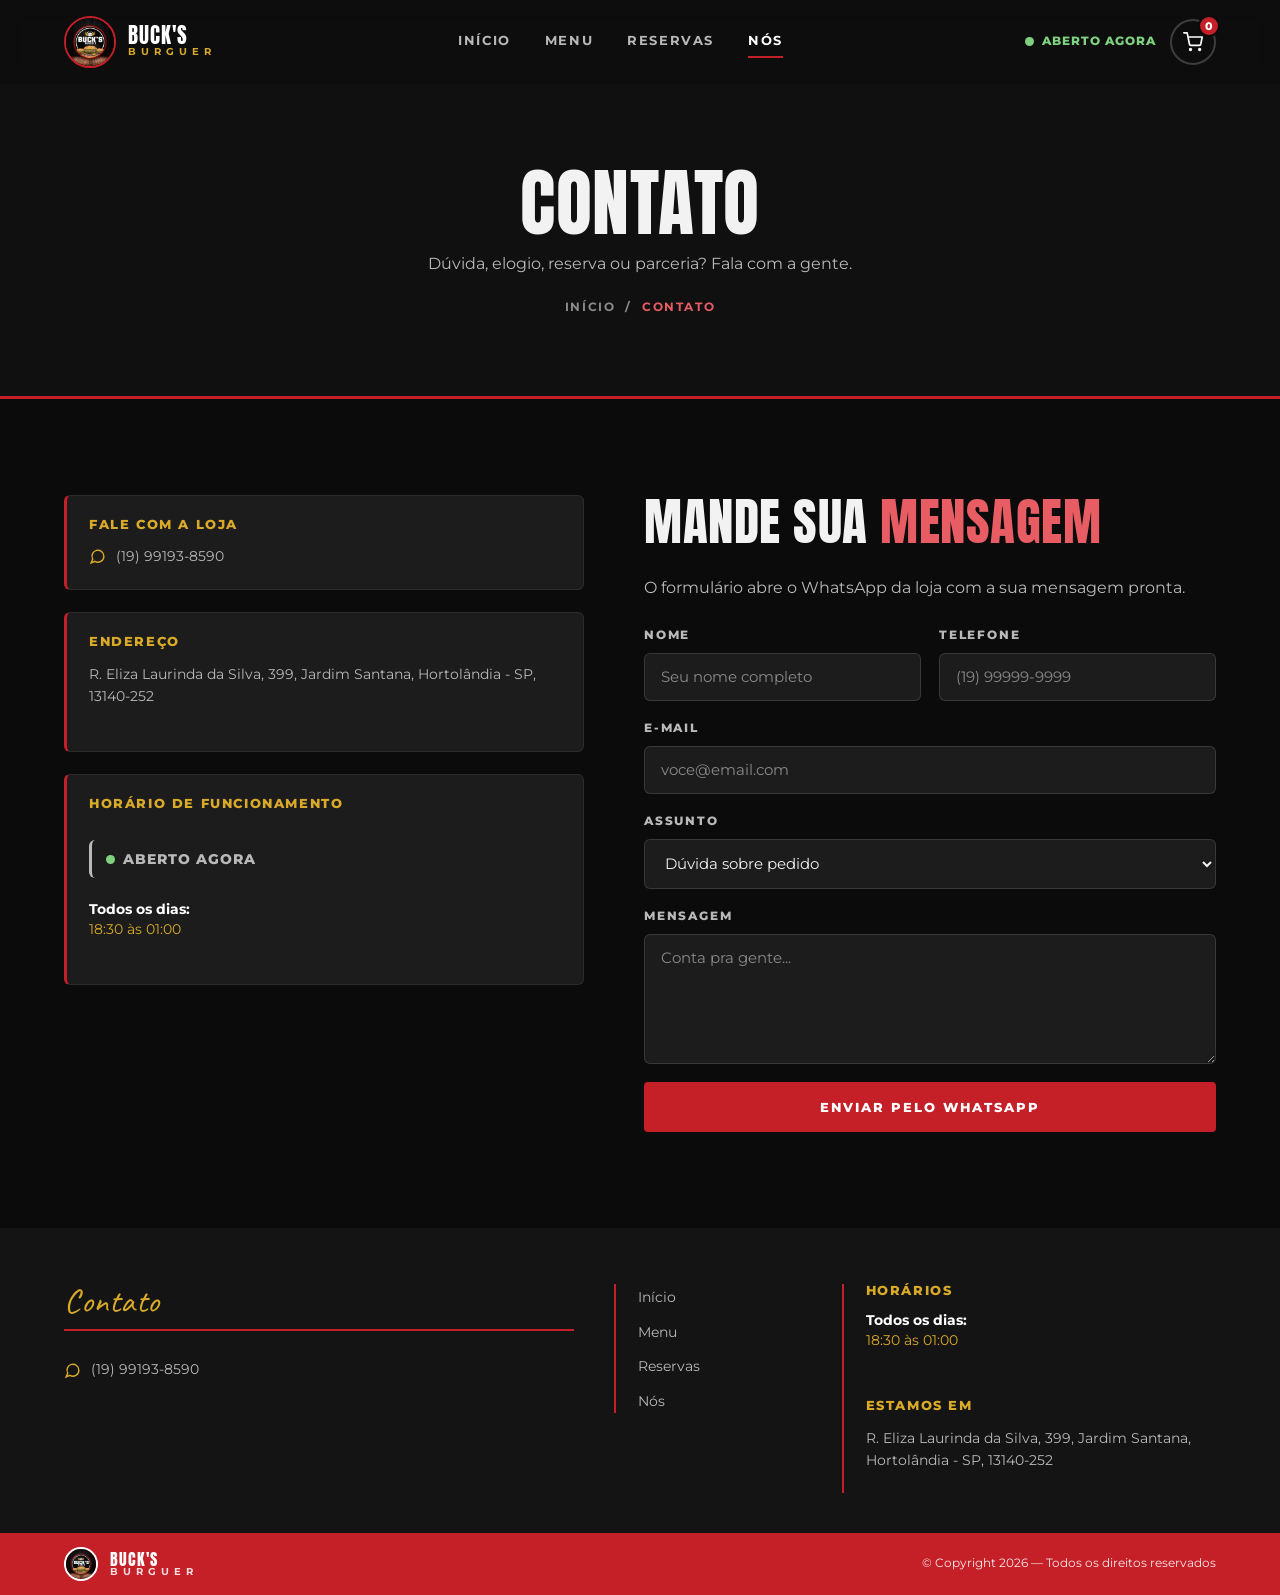
<file: contato.html>
<!DOCTYPE html>
<html lang="pt-BR">
<head>
<meta charset="UTF-8">
<meta name="viewport" content="width=device-width, initial-scale=1">

<title>Contato — Buck's Burguer</title>
<meta name="description" content="Fale com a Buck's Burguer pelo WhatsApp, veja os horários de funcionamento e mande sua mensagem.">

<!-- ================= COMPARTILHAMENTO =================
     Open Graph e Twitter Card.

     PENDENTE — preencher em js/config.js e depois refletir aqui:
       1) BUSINESS_CONFIG.siteUrl    -> habilita <link rel="canonical">
                                        e <meta property="og:url">
       2) BUSINESS_CONFIG.socialImage -> habilita <meta property="og:image">
                                        (1200x630 px)

     As linhas abaixo estão comentadas de propósito: apontar para um
     domínio ou imagem que não existe quebra o preview no WhatsApp.
     Troque SEU-DOMINIO pelo domínio real e descomente.

     <link rel="canonical" href="https://SEU-DOMINIO/{pagina}">
     <meta property="og:url" content="https://SEU-DOMINIO/{pagina}">
     <meta property="og:image" content="https://SEU-DOMINIO/assets/images/og-capa.jpg">
     <meta property="og:image:width" content="1200">
     <meta property="og:image:height" content="630">
     <meta name="twitter:image" content="https://SEU-DOMINIO/assets/images/og-capa.jpg">
     ==================================================== -->
<meta property="og:site_name" content="Buck's Burguer">
<meta property="og:locale" content="pt_BR">
<meta property="og:type" content="website">
<meta property="og:title" content="Contato — Buck's Burguer">
<meta property="og:description" content="Fale com a Buck's Burguer pelo WhatsApp, veja os horários de funcionamento e mande sua mensagem.">
<meta name="twitter:card" content="summary_large_image">
<meta name="twitter:title" content="Contato — Buck's Burguer">
<meta name="twitter:description" content="Fale com a Buck's Burguer pelo WhatsApp, veja os horários de funcionamento e mande sua mensagem.">
<meta name="theme-color" content="#0B0B0B">

<link rel="icon" href="assets/images/logo.jpg">

<!-- Fontes: preconnect + link no head carrega antes do CSS terminar -->
<link rel="preconnect" href="https://fonts.googleapis.com">
<link rel="preconnect" href="https://fonts.gstatic.com" crossorigin>
<link rel="stylesheet" href="https://fonts.googleapis.com/css2?family=Anton&family=Caveat:wght@500;700&family=Montserrat:wght@400;500;600;700;800&display=swap">

<link rel="stylesheet" href="css/global.css?v=7">
<link rel="stylesheet" href="css/components.css?v=7">
<link rel="stylesheet" href="css/responsive.css?v=7">
</head>
<body>

<a class="pular-para-conteudo" href="#conteudo">Pular para o conteúdo</a>

<!-- ============ HEADER ============ -->
<header class="header">
  <div class="container header__inner">
    <a class="logo" href="index.html">
      <img class="logo__marca" src="assets/images/logo.jpg" alt="Buck's Burguer" width="52" height="52" decoding="async">
      <span class="logo__texto">
        <span class="logo__nome">BUCK'S</span>
        <span class="logo__sub">Burguer</span>
      </span>
    </a>

    <nav class="nav" id="nav" aria-label="Menu principal">
      <a class="nav__link" href="index.html">Início</a>
      <a class="nav__link" href="cardapio.html">Menu</a>
      <a class="nav__link" href="index.html#reservas">Reservas</a>
      <a class="nav__link" href="contato.html">Nós</a>
    </nav>

    <div class="header__acoes">
      <p class="status-loja" data-status-loja></p>

      <button class="carrinho-btn" id="carrinhoAbrir" type="button" aria-label="Abrir carrinho">
        <svg width="20" height="20" viewBox="0 0 24 24" fill="none" stroke="currentColor" stroke-width="2" stroke-linecap="round" stroke-linejoin="round" aria-hidden="true"><circle cx="9" cy="21" r="1"/><circle cx="20" cy="21" r="1"/><path d="M1 1h4l2.7 13.4a2 2 0 0 0 2 1.6h9.7a2 2 0 0 0 2-1.6L23 6H6"/></svg>
        <span class="carrinho-btn__contador" id="carrinhoContador" hidden>0</span>
      </button>

      <button class="menu-toggle" type="button" aria-label="Abrir menu" aria-expanded="false" aria-controls="nav">
        <span></span><span></span><span></span>
      </button>
    </div>
  </div>
</header>

<main id="conteudo">

<!-- ============ TOPO ============ -->
<section class="topo-pagina">
  <!-- IMAGEM DE FUNDO: fachada da loja -> assets/images/contato-topo.jpg -->
  <div class="ph topo-pagina__fundo ph--sem-borda"></div>
  <div class="container topo-pagina__inner">
    <h1>Contato</h1>
    <p>Dúvida, elogio, reserva ou parceria? Fala com a gente.</p>
    <nav class="migalhas" aria-label="Você está aqui">
      <a href="index.html">Início</a> / <span>Contato</span>
    </nav>
  </div>
</section>

<!-- ============ CONTATO ============ -->
<section class="secao">
  <div class="container contato">

    <div class="info-contato revelar">
      <div class="bloco-info bloco-info--card">
        <h2>Fale com a loja</h2>
        <!-- Preenchido por js/main.js. Canal não confirmado não aparece. -->
        <div class="contato-lista" data-contatos></div>
      </div>

      <div class="bloco-info bloco-info--card" data-some-sem-endereco>
        <h2>Endereço</h2>
        <p data-endereco></p>
      </div>

      <div class="bloco-info bloco-info--card">
        <h2>Horário de funcionamento</h2>
        <p class="status-loja status-loja--bloco" data-status-loja></p>
        <div data-horarios></div>
      </div>
    </div>

    <div class="revelar">
      <h2>Mande sua <em class="texto-vermelho">mensagem</em></h2>
      <p class="secao__apoio">
        O formulário abre o WhatsApp da loja com a sua mensagem pronta.
      </p>

      <form class="form" id="formContato" novalidate>
        <div class="form__linha">
          <div class="campo">
            <label for="nome">Nome</label>
            <input type="text" id="nome" name="nome" autocomplete="name" placeholder="Seu nome completo" required aria-describedby="erroContatoNome">
            <span class="form__erro" id="erroContatoNome" role="alert"></span>
          </div>
          <div class="campo">
            <label for="telefone">Telefone</label>
            <input type="tel" id="telefone" name="telefone" autocomplete="tel" inputmode="numeric" placeholder="(19) 99999-9999" required aria-describedby="erroContatoTelefone">
            <span class="form__erro" id="erroContatoTelefone" role="alert"></span>
          </div>
        </div>

        <div class="campo">
          <label for="email">E-mail</label>
          <input type="email" id="email" name="email" autocomplete="email" placeholder="voce@email.com" required aria-describedby="erroContatoEmail">
          <span class="form__erro" id="erroContatoEmail" role="alert"></span>
        </div>

        <div class="campo">
          <label for="assunto">Assunto</label>
          <select id="assunto" name="assunto">
            <option>Dúvida sobre pedido</option>
            <option>Reserva de mesa</option>
            <option>Eventos e festas</option>
            <option>Parcerias</option>
            <option>Elogio ou reclamação</option>
          </select>
        </div>

        <div class="campo">
          <label for="mensagem">Mensagem</label>
          <textarea id="mensagem" name="mensagem" placeholder="Conta pra gente..." required aria-describedby="erroContatoMensagem"></textarea>
          <span class="form__erro" id="erroContatoMensagem" role="alert"></span>
        </div>

        <button class="btn btn--primario" type="submit">Enviar pelo WhatsApp</button>
      </form>
    </div>
  </div>
</section>
</main>

<!-- ============ RODAPÉ ============ -->
<footer class="footer-v2">
  <div class="container">
    <div class="footer-v2__grade">

      <div>
        <h2 class="footer-v2__titulo">Contato</h2>
        <!-- Preenchido por js/main.js a partir de js/config.js.
             Dado não confirmado não vira link. -->
        <div class="footer-v2__contatos" data-contatos></div>
      </div>

      <nav class="footer-v2__links" aria-label="Links do rodapé">
        <ul>
          <li><a href="index.html">Início</a></li>
          <li><a href="cardapio.html">Menu</a></li>
          <li><a href="index.html#reservas">Reservas</a></li>
          <li><a href="contato.html">Nós</a></li>
        </ul>
      </nav>

      <div class="footer-v2__info">
        <div class="bloco-info">
          <h3>Horários</h3>
          <div data-horarios></div>
        </div>
        <div class="bloco-info" data-some-sem-endereco>
          <h3>Estamos em</h3>
          <p data-endereco></p>
        </div>
      </div>
    </div>
  </div>

  <div class="footer-v2__base">
    <div class="container footer-v2__base-inner">
      <a class="logo" href="index.html">
        <img class="logo__marca" src="assets/images/logo.jpg" alt="Buck's Burguer" width="52" height="52" decoding="async">
        <span class="logo__texto">
          <span class="logo__nome">BUCK'S</span>
          <span class="logo__sub">Burguer</span>
        </span>
      </a>
      <p>© Copyright <span data-ano>2026</span> — Todos os direitos reservados</p>
    </div>
  </div>
</footer>

<!-- ============ CARRINHO ============ -->
<div class="overlay" id="overlay"></div>
<aside class="carrinho" id="carrinhoDrawer" aria-label="Carrinho de compras">
  <div class="carrinho__topo">
    <h2>Seu pedido</h2>
    <button class="carrinho__fechar" id="carrinhoFechar" type="button" aria-label="Fechar carrinho">×</button>
  </div>

  <div class="carrinho__lista" id="carrinhoLista"></div>

  <div class="carrinho__rodape">
    <div class="resumo" id="carrinhoResumo"></div>
    <p class="carrinho__aviso" id="carrinhoAviso" role="status" hidden></p>
    <button class="btn btn--primario btn--bloco" id="carrinhoFinalizar" type="button">
      Finalizar pedido
    </button>
    <button class="carrinho__limpar" id="carrinhoLimpar" type="button">
      Esvaziar carrinho
    </button>

  </div>
</aside>

<!-- Ordem obrigatória: config -> regras -> componentes -> telas -->
<script src="js/config.js?v=7"></script>
<script src="js/loja.js?v=7"></script>
<script src="js/modal.js?v=7"></script>
<script src="js/carrinho.js?v=7"></script>
<script src="js/checkout.js?v=7"></script>
<script src="js/cardapio.js?v=7"></script>
<script src="js/main.js?v=7"></script>
</body>
</html>
</file>
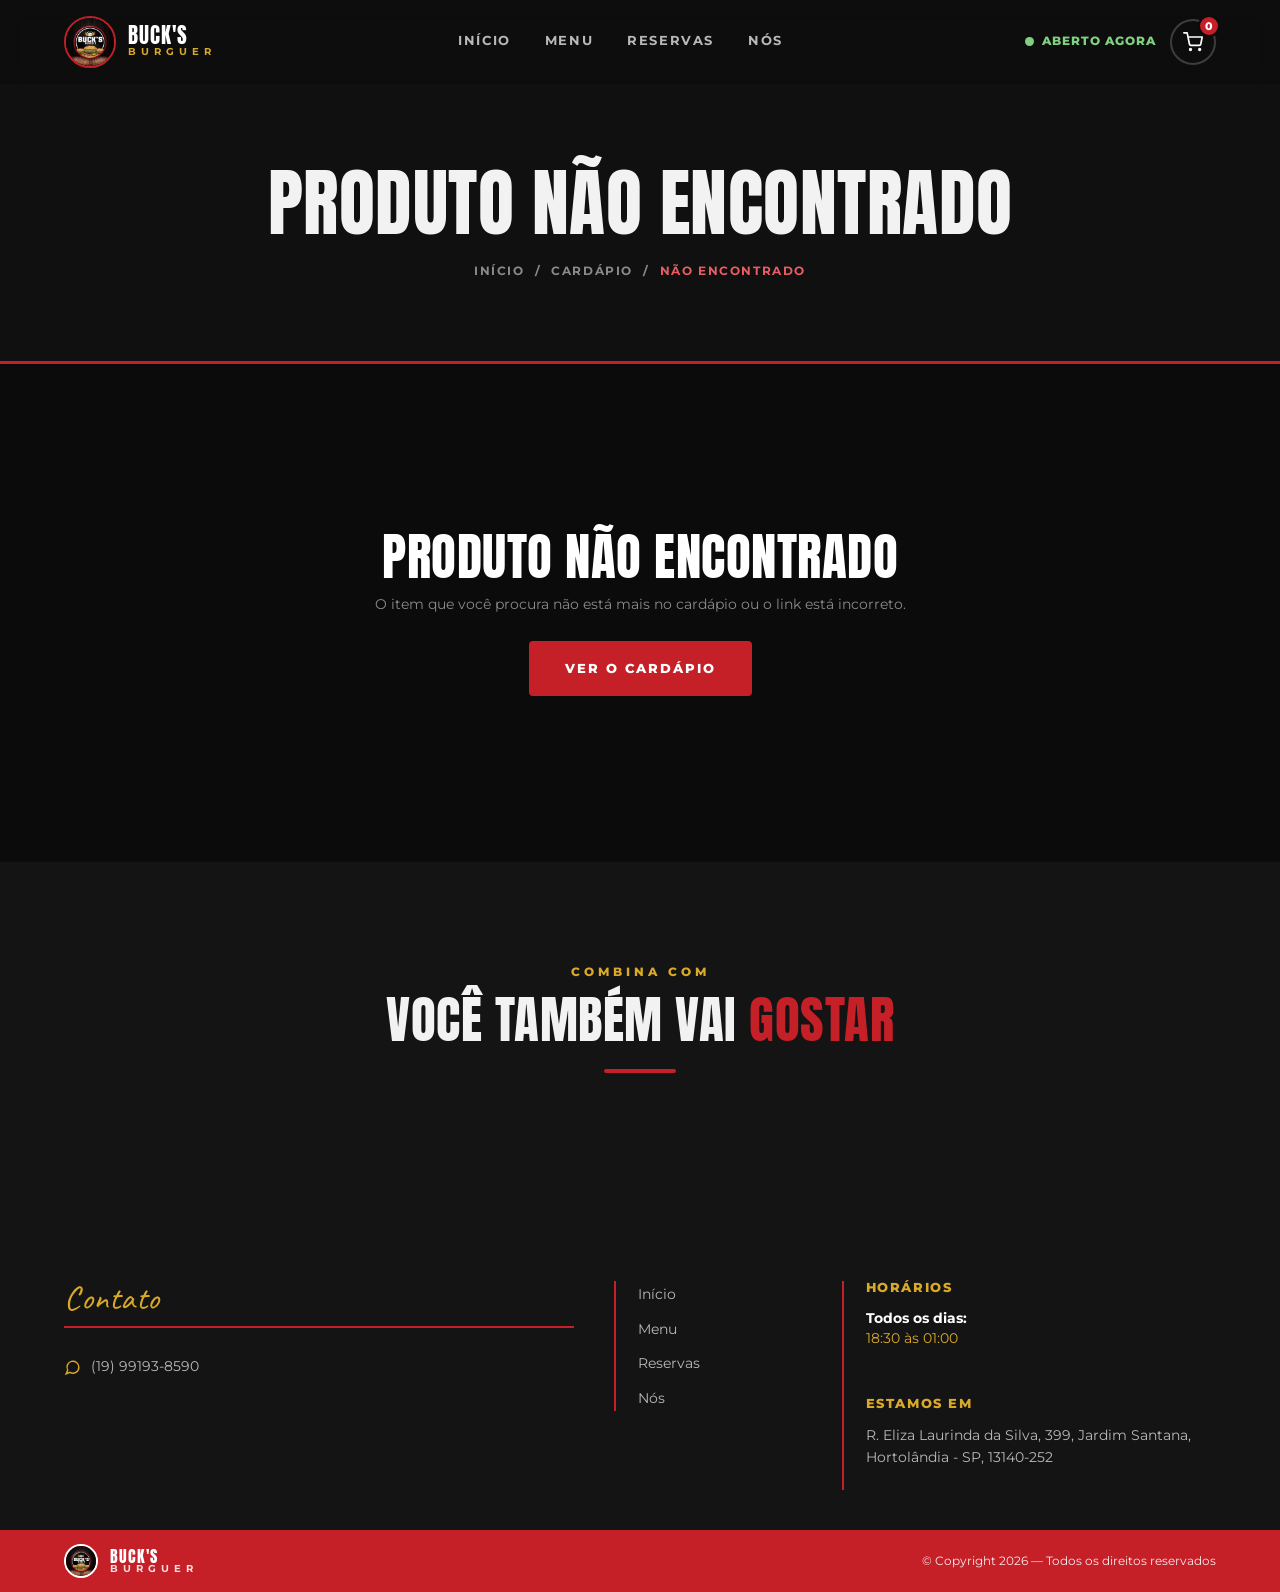
<file: produto.html>
<!DOCTYPE html>
<html lang="pt-BR">
<head>
<meta charset="UTF-8">
<meta name="viewport" content="width=device-width, initial-scale=1">

<title>Produto — Buck's Burguer</title>
<meta name="description" content="Detalhes do produto, ingredientes, alérgenos e adicionais da Buck's Burguer.">

<!-- ================= COMPARTILHAMENTO =================
     Open Graph e Twitter Card.

     PENDENTE — preencher em js/config.js e depois refletir aqui:
       1) BUSINESS_CONFIG.siteUrl    -> habilita <link rel="canonical">
                                        e <meta property="og:url">
       2) BUSINESS_CONFIG.socialImage -> habilita <meta property="og:image">
                                        (1200x630 px)

     As linhas abaixo estão comentadas de propósito: apontar para um
     domínio ou imagem que não existe quebra o preview no WhatsApp.
     Troque SEU-DOMINIO pelo domínio real e descomente.

     <link rel="canonical" href="https://SEU-DOMINIO/{pagina}">
     <meta property="og:url" content="https://SEU-DOMINIO/{pagina}">
     <meta property="og:image" content="https://SEU-DOMINIO/assets/images/og-capa.jpg">
     <meta property="og:image:width" content="1200">
     <meta property="og:image:height" content="630">
     <meta name="twitter:image" content="https://SEU-DOMINIO/assets/images/og-capa.jpg">
     ==================================================== -->
<meta property="og:site_name" content="Buck's Burguer">
<meta property="og:locale" content="pt_BR">
<meta property="og:type" content="website">
<meta property="og:title" content="Produto — Buck's Burguer">
<meta property="og:description" content="Detalhes do produto, ingredientes, alérgenos e adicionais da Buck's Burguer.">
<meta name="twitter:card" content="summary_large_image">
<meta name="twitter:title" content="Produto — Buck's Burguer">
<meta name="twitter:description" content="Detalhes do produto, ingredientes, alérgenos e adicionais da Buck's Burguer.">
<meta name="theme-color" content="#0B0B0B">

<link rel="icon" href="assets/images/logo.jpg">

<!-- Fontes: preconnect + link no head carrega antes do CSS terminar -->
<link rel="preconnect" href="https://fonts.googleapis.com">
<link rel="preconnect" href="https://fonts.gstatic.com" crossorigin>
<link rel="stylesheet" href="https://fonts.googleapis.com/css2?family=Anton&family=Caveat:wght@500;700&family=Montserrat:wght@400;500;600;700;800&display=swap">

<link rel="stylesheet" href="css/global.css?v=7">
<link rel="stylesheet" href="css/components.css?v=7">
<link rel="stylesheet" href="css/responsive.css?v=7">
</head>
<body>

<a class="pular-para-conteudo" href="#conteudo">Pular para o conteúdo</a>

<!-- ============ HEADER ============ -->
<header class="header">
  <div class="container header__inner">
    <a class="logo" href="index.html">
      <img class="logo__marca" src="assets/images/logo.jpg" alt="Buck's Burguer" width="52" height="52" decoding="async">
      <span class="logo__texto">
        <span class="logo__nome">BUCK'S</span>
        <span class="logo__sub">Burguer</span>
      </span>
    </a>

    <nav class="nav" id="nav" aria-label="Menu principal">
      <a class="nav__link" href="index.html">Início</a>
      <a class="nav__link" href="cardapio.html">Menu</a>
      <a class="nav__link" href="index.html#reservas">Reservas</a>
      <a class="nav__link" href="contato.html">Nós</a>
    </nav>

    <div class="header__acoes">
      <p class="status-loja" data-status-loja></p>

      <button class="carrinho-btn" id="carrinhoAbrir" type="button" aria-label="Abrir carrinho">
        <svg width="20" height="20" viewBox="0 0 24 24" fill="none" stroke="currentColor" stroke-width="2" stroke-linecap="round" stroke-linejoin="round" aria-hidden="true"><circle cx="9" cy="21" r="1"/><circle cx="20" cy="21" r="1"/><path d="M1 1h4l2.7 13.4a2 2 0 0 0 2 1.6h9.7a2 2 0 0 0 2-1.6L23 6H6"/></svg>
        <span class="carrinho-btn__contador" id="carrinhoContador" hidden>0</span>
      </button>

      <button class="menu-toggle" type="button" aria-label="Abrir menu" aria-expanded="false" aria-controls="nav">
        <span></span><span></span><span></span>
      </button>
    </div>
  </div>
</header>

<main id="conteudo">

<!-- ============ TOPO ============ -->
<section class="topo-pagina">
  <!-- IMAGEM DE FUNDO: textura escura -> assets/images/produto-topo.jpg -->
  <div class="ph topo-pagina__fundo ph--sem-borda"></div>
  <div class="container topo-pagina__inner">
    <h1 id="tituloPagina">Produto</h1>
    <nav class="migalhas" aria-label="Você está em">
      <a href="index.html">Início</a> / <a href="cardapio.html">Cardápio</a> / <span id="migalhaProduto">Produto</span>
    </nav>
  </div>
</section>

<!-- ============ DETALHE ============ -->
<section class="secao">
  <div class="container">
    <div class="produto" id="produtoDetalhe"></div>
  </div>
</section>

<!-- ============ RELACIONADOS ============ -->
<section class="secao secao--escura">
  <div class="container">
    <div class="titulo-secao">
      <span class="selo">Combina com</span>
      <h2>Você também vai <em>gostar</em></h2>
    </div>
    <div class="grade-produtos" id="gradeRelacionados"></div>
  </div>
</section>
</main>

<!-- ============ RODAPÉ ============ -->
<footer class="footer-v2">
  <div class="container">
    <div class="footer-v2__grade">

      <div>
        <h2 class="footer-v2__titulo">Contato</h2>
        <!-- Preenchido por js/main.js a partir de js/config.js.
             Dado não confirmado não vira link. -->
        <div class="footer-v2__contatos" data-contatos></div>
      </div>

      <nav class="footer-v2__links" aria-label="Links do rodapé">
        <ul>
          <li><a href="index.html">Início</a></li>
          <li><a href="cardapio.html">Menu</a></li>
          <li><a href="index.html#reservas">Reservas</a></li>
          <li><a href="contato.html">Nós</a></li>
        </ul>
      </nav>

      <div class="footer-v2__info">
        <div class="bloco-info">
          <h3>Horários</h3>
          <div data-horarios></div>
        </div>
        <div class="bloco-info" data-some-sem-endereco>
          <h3>Estamos em</h3>
          <p data-endereco></p>
        </div>
      </div>
    </div>
  </div>

  <div class="footer-v2__base">
    <div class="container footer-v2__base-inner">
      <a class="logo" href="index.html">
        <img class="logo__marca" src="assets/images/logo.jpg" alt="Buck's Burguer" width="52" height="52" decoding="async">
        <span class="logo__texto">
          <span class="logo__nome">BUCK'S</span>
          <span class="logo__sub">Burguer</span>
        </span>
      </a>
      <p>© Copyright <span data-ano>2026</span> — Todos os direitos reservados</p>
    </div>
  </div>
</footer>

<!-- ============ CARRINHO ============ -->
<div class="overlay" id="overlay"></div>
<aside class="carrinho" id="carrinhoDrawer" aria-label="Carrinho de compras">
  <div class="carrinho__topo">
    <h2>Seu pedido</h2>
    <button class="carrinho__fechar" id="carrinhoFechar" type="button" aria-label="Fechar carrinho">×</button>
  </div>

  <div class="carrinho__lista" id="carrinhoLista"></div>

  <div class="carrinho__rodape">
    <div class="resumo" id="carrinhoResumo"></div>
    <p class="carrinho__aviso" id="carrinhoAviso" role="status" hidden></p>
    <button class="btn btn--primario btn--bloco" id="carrinhoFinalizar" type="button">
      Finalizar pedido
    </button>
    <button class="carrinho__limpar" id="carrinhoLimpar" type="button">
      Esvaziar carrinho
    </button>

  </div>
</aside>

<!-- Ordem obrigatória: config -> regras -> componentes -> telas -->
<script src="js/config.js?v=7"></script>
<script src="js/loja.js?v=7"></script>
<script src="js/modal.js?v=7"></script>
<script src="js/carrinho.js?v=7"></script>
<script src="js/checkout.js?v=7"></script>
<script src="js/cardapio.js?v=7"></script>
<script src="js/main.js?v=7"></script>
</body>
</html>
</file>
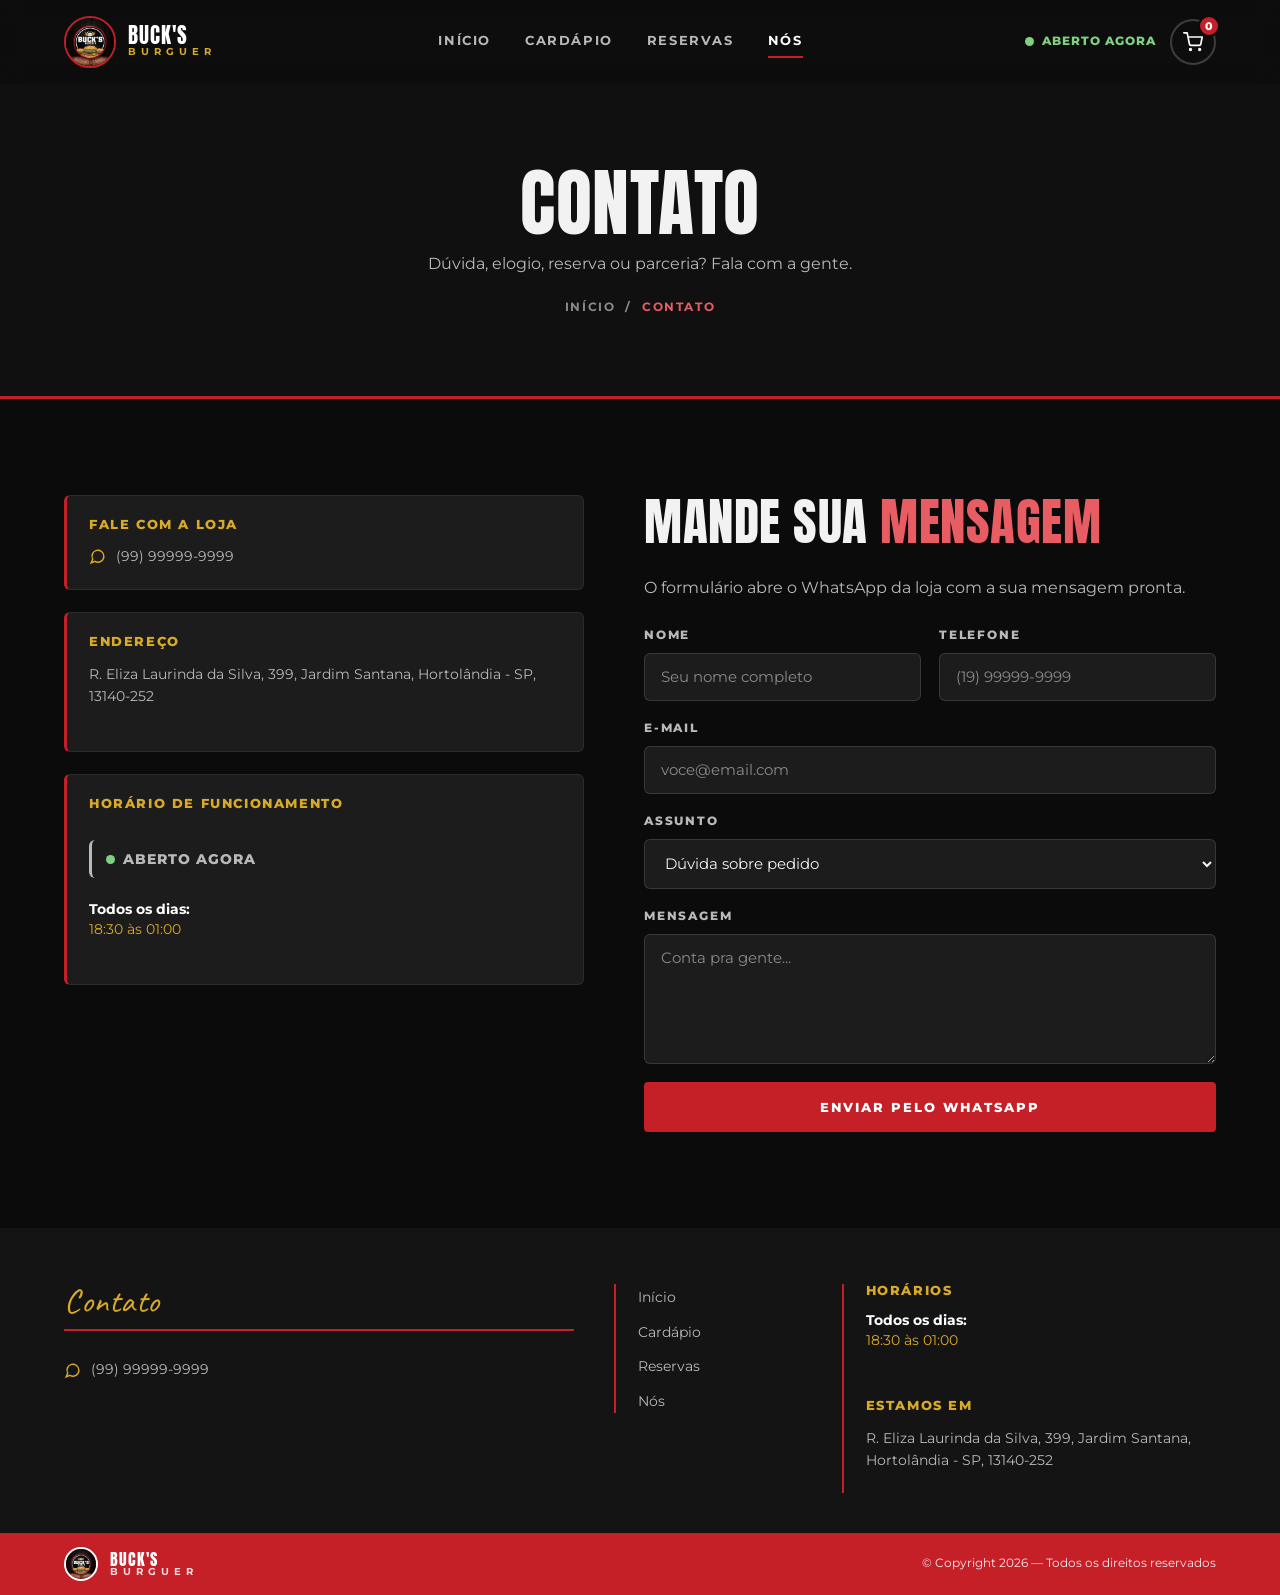
<file: public/contato.html>
<!DOCTYPE html>
<html lang="pt-BR">
<head>
<meta charset="UTF-8">
<meta name="viewport" content="width=device-width, initial-scale=1">

<title>Contato — Buck's Burguer</title>
<meta name="description" content="Fale com a Buck's Burguer pelo WhatsApp, veja os horários de funcionamento e mande sua mensagem.">

<meta property="og:site_name" content="Buck's Burguer">
<meta property="og:locale" content="pt_BR">
<meta property="og:type" content="website">
<meta property="og:title" content="Contato — Buck's Burguer">
<meta property="og:description" content="Fale com a Buck's Burguer pelo WhatsApp, veja os horários de funcionamento e mande sua mensagem.">
<meta name="twitter:card" content="summary_large_image">
<meta name="twitter:title" content="Contato — Buck's Burguer">
<meta name="twitter:description" content="Fale com a Buck's Burguer pelo WhatsApp, veja os horários de funcionamento e mande sua mensagem.">
<meta name="theme-color" content="#0B0B0B">

<link rel="icon" href="assets/images/logo.jpg">

<link rel="preconnect" href="https://fonts.googleapis.com">
<link rel="preconnect" href="https://fonts.gstatic.com" crossorigin>
<link rel="stylesheet" href="https://fonts.googleapis.com/css2?family=Anton&family=Caveat:wght@500;700&family=Montserrat:wght@400;500;600;700;800&display=swap">

<link rel="stylesheet" href="css/global.css?v=11">
<link rel="stylesheet" href="css/components.css?v=11">
<link rel="stylesheet" href="css/responsive.css?v=11">
</head>
<body>

<a class="pular-para-conteudo" href="#conteudo">Pular para o conteúdo</a>

<header class="header">
  <div class="container header__inner">
    <a class="logo" href="/">
      <img class="logo__marca" src="assets/images/logo.jpg" alt="Buck's Burguer" width="52" height="52" decoding="async">
      <span class="logo__texto">
        <span class="logo__nome">BUCK'S</span>
        <span class="logo__sub">Burguer</span>
      </span>
    </a>

    <nav class="nav" id="nav" aria-label="Menu principal">
      <a class="nav__link" href="/">Início</a>
      <a class="nav__link" href="/cardapio">Cardápio</a>
      <a class="nav__link" href="/#reservas">Reservas</a>
      <a class="nav__link" href="/contato">Nós</a>
    </nav>

    <div class="header__acoes">
      <p class="status-loja" data-status-loja></p>

      <button class="carrinho-btn" id="carrinhoAbrir" type="button" aria-label="Abrir carrinho">
        <svg width="20" height="20" viewBox="0 0 24 24" fill="none" stroke="currentColor" stroke-width="2" stroke-linecap="round" stroke-linejoin="round" aria-hidden="true"><circle cx="9" cy="21" r="1"/><circle cx="20" cy="21" r="1"/><path d="M1 1h4l2.7 13.4a2 2 0 0 0 2 1.6h9.7a2 2 0 0 0 2-1.6L23 6H6"/></svg>
        <span class="carrinho-btn__contador" id="carrinhoContador" hidden>0</span>
      </button>

      <button class="menu-toggle" type="button" aria-label="Abrir menu" aria-expanded="false" aria-controls="nav">
        <span></span><span></span><span></span>
      </button>
    </div>
  </div>
</header>

<main id="conteudo">

<section class="topo-pagina">
  <div class="ph topo-pagina__fundo ph--sem-borda"></div>
  <div class="container topo-pagina__inner">
    <h1>Contato</h1>
    <p>Dúvida, elogio, reserva ou parceria? Fala com a gente.</p>
    <nav class="migalhas" aria-label="Você está aqui">
      <a href="/">Início</a> / <span>Contato</span>
    </nav>
  </div>
</section>

<section class="secao">
  <div class="container contato">

    <div class="info-contato revelar">
      <div class="bloco-info bloco-info--card">
        <h2>Fale com a loja</h2>
        <div class="contato-lista" data-contatos><p class="dado-indisponivel">Canais de contato carregando…</p></div>
      </div>

      <div class="bloco-info bloco-info--card" data-some-sem-endereco>
        <h2>Endereço</h2>
        <p data-endereco class="dado-indisponivel">Consulte nosso endereço pelo WhatsApp.</p>
      </div>

      <div class="bloco-info bloco-info--card">
        <h2>Horário de funcionamento</h2>
        <p class="status-loja status-loja--bloco" data-status-loja hidden></p>
        <div data-horarios><p class="dado-indisponivel">Consulte nossos horários pelo WhatsApp.</p></div>
      </div>
    </div>

    <div class="revelar">
      <h2>Mande sua <em class="texto-vermelho">mensagem</em></h2>
      <p class="secao__apoio">
        O formulário abre o WhatsApp da loja com a sua mensagem pronta.
      </p>

      <form class="form" id="formContato" novalidate>
        <div class="form__linha">
          <div class="campo">
            <label for="nome">Nome</label>
            <input type="text" id="nome" name="nome" autocomplete="name" placeholder="Seu nome completo" required aria-describedby="erroContatoNome">
            <span class="form__erro" id="erroContatoNome" role="alert"></span>
          </div>
          <div class="campo">
            <label for="telefone">Telefone</label>
            <input type="tel" id="telefone" name="telefone" autocomplete="tel" inputmode="numeric" placeholder="(19) 99999-9999" required aria-describedby="erroContatoTelefone">
            <span class="form__erro" id="erroContatoTelefone" role="alert"></span>
          </div>
        </div>

        <div class="campo">
          <label for="email">E-mail</label>
          <input type="email" id="email" name="email" autocomplete="email" placeholder="voce@email.com" required aria-describedby="erroContatoEmail">
          <span class="form__erro" id="erroContatoEmail" role="alert"></span>
        </div>

        <div class="campo">
          <label for="assunto">Assunto</label>
          <select id="assunto" name="assunto">
            <option>Dúvida sobre pedido</option>
            <option>Reserva de mesa</option>
            <option>Eventos e festas</option>
            <option>Parcerias</option>
            <option>Elogio ou reclamação</option>
          </select>
        </div>

        <div class="campo">
          <label for="mensagem">Mensagem</label>
          <textarea id="mensagem" name="mensagem" placeholder="Conta pra gente..." required aria-describedby="erroContatoMensagem"></textarea>
          <span class="form__erro" id="erroContatoMensagem" role="alert"></span>
        </div>

        <button class="btn btn--primario" type="submit">Enviar pelo WhatsApp</button>
      </form>
    </div>
  </div>
</section>
</main>

<footer class="footer-v2">
  <div class="container">
    <div class="footer-v2__grade">

      <div>
        <h2 class="footer-v2__titulo">Contato</h2>
        <div class="footer-v2__contatos" data-contatos><p class="dado-indisponivel">Canais de contato carregando…</p></div>
      </div>

      <nav class="footer-v2__links" aria-label="Links do rodapé">
        <ul>
          <li><a href="/">Início</a></li>
          <li><a href="/cardapio">Cardápio</a></li>
          <li><a href="/#reservas">Reservas</a></li>
          <li><a href="/contato">Nós</a></li>
        </ul>
      </nav>

      <div class="footer-v2__info">
        <div class="bloco-info">
          <h3>Horários</h3>
          <div data-horarios><p class="dado-indisponivel">Consulte nossos horários pelo WhatsApp.</p></div>
        </div>
        <div class="bloco-info" data-some-sem-endereco>
          <h3>Estamos em</h3>
          <p data-endereco class="dado-indisponivel">Consulte nosso endereço pelo WhatsApp.</p>
        </div>
      </div>
    </div>
  </div>

  <div class="footer-v2__base">
    <div class="container footer-v2__base-inner">
      <a class="logo" href="/">
        <img class="logo__marca" src="assets/images/logo.jpg" alt="Buck's Burguer" width="52" height="52" decoding="async">
        <span class="logo__texto">
          <span class="logo__nome">BUCK'S</span>
          <span class="logo__sub">Burguer</span>
        </span>
      </a>
      <p>© Copyright <span data-ano>2026</span> — Todos os direitos reservados</p>
    </div>
  </div>
</footer>

<div class="overlay" id="overlay"></div>
<aside class="carrinho" id="carrinhoDrawer" aria-label="Carrinho de compras">
  <div class="carrinho__topo">
    <h2>Seu pedido</h2>
    <button class="carrinho__fechar" id="carrinhoFechar" type="button" aria-label="Fechar carrinho">×</button>
  </div>

  <div class="carrinho__lista" id="carrinhoLista"></div>

  <div class="carrinho__rodape">
    <div class="resumo" id="carrinhoResumo"></div>
    <p class="carrinho__aviso" id="carrinhoAviso" role="status" hidden></p>
    <button class="btn btn--primario btn--bloco" id="carrinhoFinalizar" type="button">
      Finalizar pedido
    </button>
    <button class="carrinho__limpar" id="carrinhoLimpar" type="button">
      Esvaziar carrinho
    </button>

  </div>
</aside>

<script src="js/config.js?v=11"></script>
<script src="js/loja.js?v=11"></script>
<script src="js/modal.js?v=11"></script>
<script src="js/carrinho.js?v=11"></script>
<script src="js/checkout.js?v=11"></script>
<script src="js/cardapio.js?v=11"></script>
<script src="js/main.js?v=11"></script>
</body>
</html>
</file>
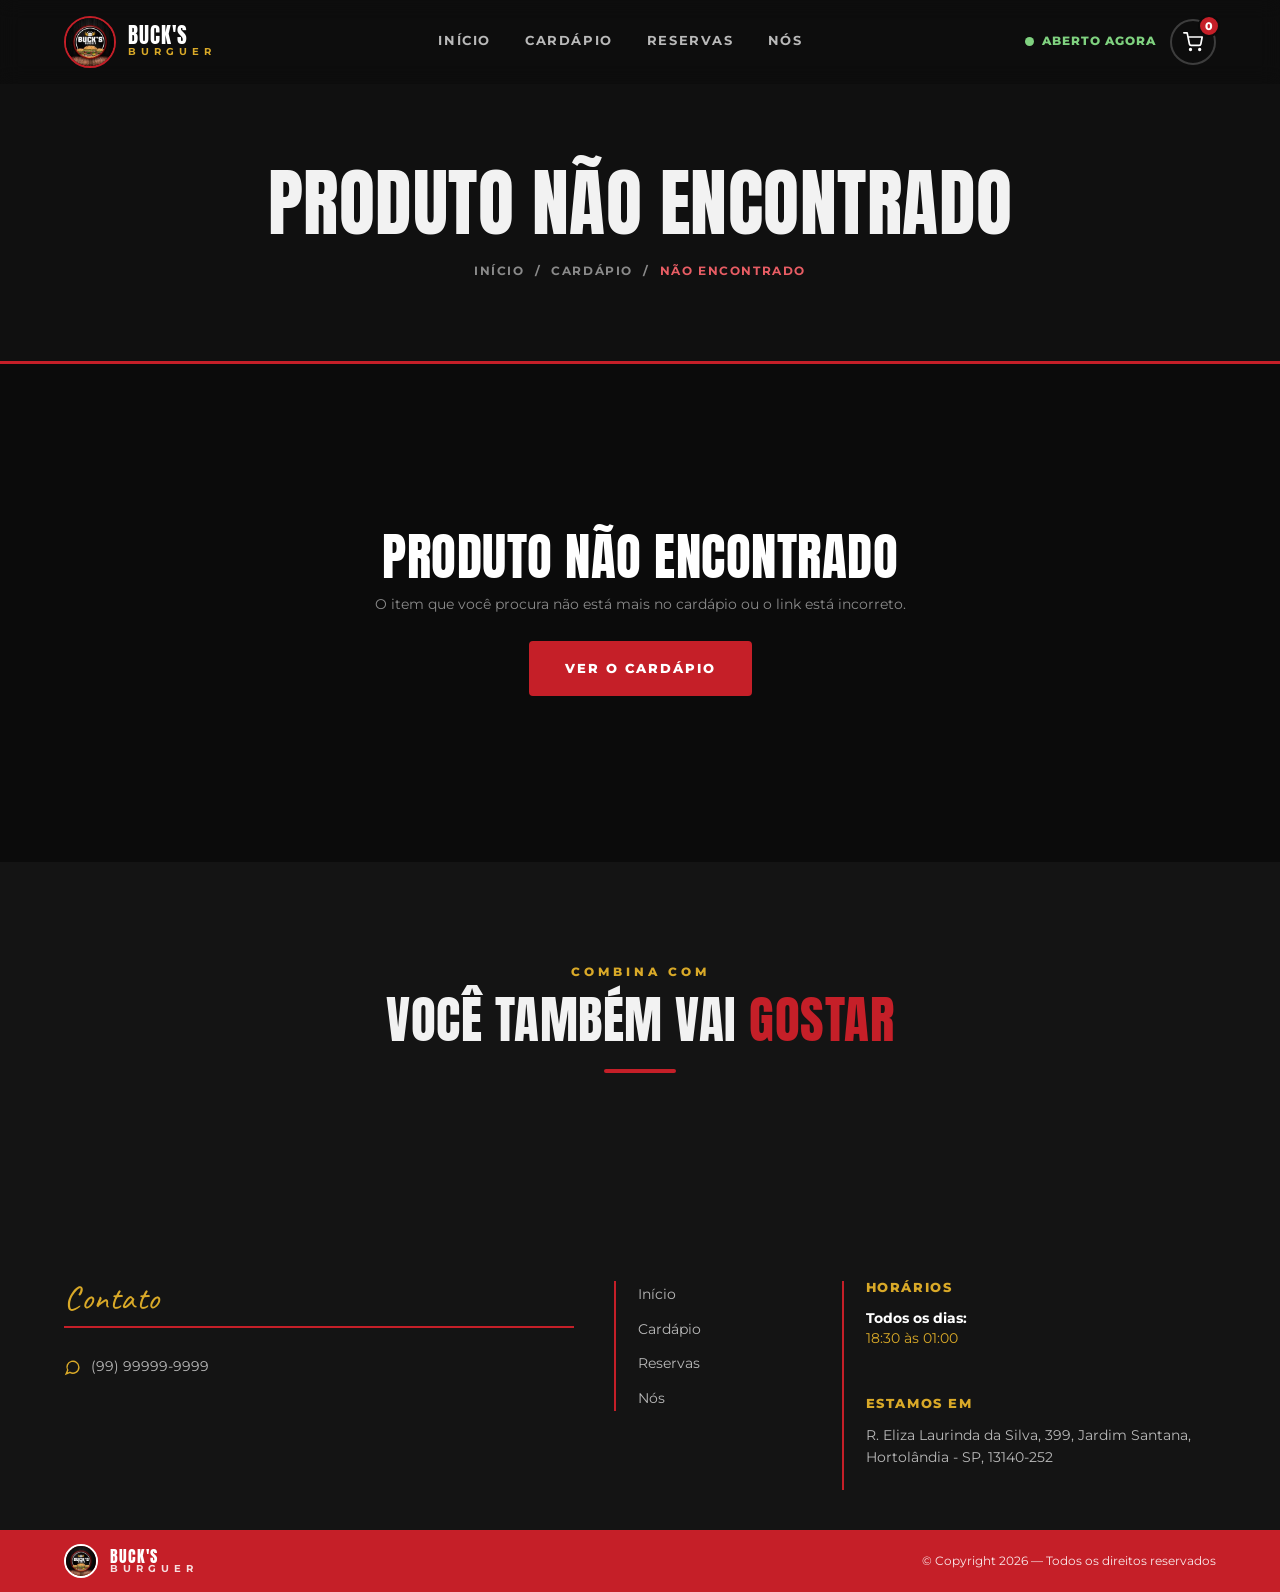
<file: public/produto.html>
<!DOCTYPE html>
<html lang="pt-BR">
<head>
<meta charset="UTF-8">
<meta name="viewport" content="width=device-width, initial-scale=1">

<title>Produto — Buck's Burguer</title>
<meta name="description" content="Detalhes do produto, ingredientes, alérgenos e adicionais da Buck's Burguer.">

<meta property="og:site_name" content="Buck's Burguer">
<meta property="og:locale" content="pt_BR">
<meta property="og:type" content="website">
<meta property="og:title" content="Produto — Buck's Burguer">
<meta property="og:description" content="Detalhes do produto, ingredientes, alérgenos e adicionais da Buck's Burguer.">
<meta name="twitter:card" content="summary_large_image">
<meta name="twitter:title" content="Produto — Buck's Burguer">
<meta name="twitter:description" content="Detalhes do produto, ingredientes, alérgenos e adicionais da Buck's Burguer.">
<meta name="theme-color" content="#0B0B0B">

<link rel="icon" href="assets/images/logo.jpg">

<link rel="preconnect" href="https://fonts.googleapis.com">
<link rel="preconnect" href="https://fonts.gstatic.com" crossorigin>
<link rel="stylesheet" href="https://fonts.googleapis.com/css2?family=Anton&family=Caveat:wght@500;700&family=Montserrat:wght@400;500;600;700;800&display=swap">

<link rel="stylesheet" href="css/global.css?v=11">
<link rel="stylesheet" href="css/components.css?v=11">
<link rel="stylesheet" href="css/responsive.css?v=11">
</head>
<body>

<a class="pular-para-conteudo" href="#conteudo">Pular para o conteúdo</a>

<header class="header">
  <div class="container header__inner">
    <a class="logo" href="/">
      <img class="logo__marca" src="assets/images/logo.jpg" alt="Buck's Burguer" width="52" height="52" decoding="async">
      <span class="logo__texto">
        <span class="logo__nome">BUCK'S</span>
        <span class="logo__sub">Burguer</span>
      </span>
    </a>

    <nav class="nav" id="nav" aria-label="Menu principal">
      <a class="nav__link" href="/">Início</a>
      <a class="nav__link" href="/cardapio">Cardápio</a>
      <a class="nav__link" href="/#reservas">Reservas</a>
      <a class="nav__link" href="/contato">Nós</a>
    </nav>

    <div class="header__acoes">
      <p class="status-loja" data-status-loja></p>

      <button class="carrinho-btn" id="carrinhoAbrir" type="button" aria-label="Abrir carrinho">
        <svg width="20" height="20" viewBox="0 0 24 24" fill="none" stroke="currentColor" stroke-width="2" stroke-linecap="round" stroke-linejoin="round" aria-hidden="true"><circle cx="9" cy="21" r="1"/><circle cx="20" cy="21" r="1"/><path d="M1 1h4l2.7 13.4a2 2 0 0 0 2 1.6h9.7a2 2 0 0 0 2-1.6L23 6H6"/></svg>
        <span class="carrinho-btn__contador" id="carrinhoContador" hidden>0</span>
      </button>

      <button class="menu-toggle" type="button" aria-label="Abrir menu" aria-expanded="false" aria-controls="nav">
        <span></span><span></span><span></span>
      </button>
    </div>
  </div>
</header>

<main id="conteudo">

<section class="topo-pagina">
  <div class="ph topo-pagina__fundo ph--sem-borda"></div>
  <div class="container topo-pagina__inner">
    <h1 id="tituloPagina">Produto</h1>
    <nav class="migalhas" aria-label="Você está em">
      <a href="/">Início</a> / <a href="/cardapio">Cardápio</a> / <span id="migalhaProduto">Produto</span>
    </nav>
  </div>
</section>

<section class="secao">
  <div class="container">
    <div class="produto" id="produtoDetalhe" aria-busy="true" aria-live="polite">
      <p class="estado-vazio">Carregando produto…</p>
    </div>
  </div>
</section>

<section class="secao secao--escura">
  <div class="container">
    <div class="titulo-secao">
      <span class="selo">Combina com</span>
      <h2>Você também vai <em>gostar</em></h2>
    </div>
    <div class="grade-produtos" id="gradeRelacionados"></div>
  </div>
</section>
</main>

<footer class="footer-v2">
  <div class="container">
    <div class="footer-v2__grade">

      <div>
        <h2 class="footer-v2__titulo">Contato</h2>
        <div class="footer-v2__contatos" data-contatos><p class="dado-indisponivel">Canais de contato carregando…</p></div>
      </div>

      <nav class="footer-v2__links" aria-label="Links do rodapé">
        <ul>
          <li><a href="/">Início</a></li>
          <li><a href="/cardapio">Cardápio</a></li>
          <li><a href="/#reservas">Reservas</a></li>
          <li><a href="/contato">Nós</a></li>
        </ul>
      </nav>

      <div class="footer-v2__info">
        <div class="bloco-info">
          <h3>Horários</h3>
          <div data-horarios><p class="dado-indisponivel">Consulte nossos horários pelo WhatsApp.</p></div>
        </div>
        <div class="bloco-info" data-some-sem-endereco>
          <h3>Estamos em</h3>
          <p data-endereco class="dado-indisponivel">Consulte nosso endereço pelo WhatsApp.</p>
        </div>
      </div>
    </div>
  </div>

  <div class="footer-v2__base">
    <div class="container footer-v2__base-inner">
      <a class="logo" href="/">
        <img class="logo__marca" src="assets/images/logo.jpg" alt="Buck's Burguer" width="52" height="52" decoding="async">
        <span class="logo__texto">
          <span class="logo__nome">BUCK'S</span>
          <span class="logo__sub">Burguer</span>
        </span>
      </a>
      <p>© Copyright <span data-ano>2026</span> — Todos os direitos reservados</p>
    </div>
  </div>
</footer>

<div class="overlay" id="overlay"></div>
<aside class="carrinho" id="carrinhoDrawer" aria-label="Carrinho de compras">
  <div class="carrinho__topo">
    <h2>Seu pedido</h2>
    <button class="carrinho__fechar" id="carrinhoFechar" type="button" aria-label="Fechar carrinho">×</button>
  </div>

  <div class="carrinho__lista" id="carrinhoLista"></div>

  <div class="carrinho__rodape">
    <div class="resumo" id="carrinhoResumo"></div>
    <p class="carrinho__aviso" id="carrinhoAviso" role="status" hidden></p>
    <button class="btn btn--primario btn--bloco" id="carrinhoFinalizar" type="button">
      Finalizar pedido
    </button>
    <button class="carrinho__limpar" id="carrinhoLimpar" type="button">
      Esvaziar carrinho
    </button>

  </div>
</aside>

<script src="js/config.js?v=11"></script>
<script src="js/loja.js?v=11"></script>
<script src="js/modal.js?v=11"></script>
<script src="js/carrinho.js?v=11"></script>
<script src="js/checkout.js?v=11"></script>
<script src="js/cardapio.js?v=11"></script>
<script src="js/main.js?v=11"></script>
</body>
</html>
</file>
<file: css/global.css>
/* ============================================
   BUCK'S BURGUER — GLOBAL
   Base, tokens, tipografia e utilitários
   ============================================ */

@import url('https://fonts.googleapis.com/css2?family=Anton&family=Caveat:wght@500;700&family=Montserrat:wght@400;500;600;700;800;900&display=swap');

:root {
  /* Paleta da marca */
  --preto:        #0B0B0B;
  --preto-2:      #141414;
  --preto-3:      #1C1C1C;
  --vermelho:     #C51F28;   /* fundos, botões, bordas, badges */
  /* Vermelho só para TEXTO sobre fundo escuro. O #C51F28 dá apenas
     2,92:1 sobre #1C1C1C, abaixo do mínimo AA de 4,5:1.
     Este tom dá 5,02:1 e mantém a leitura da marca. */
  --vermelho-texto: #E85D64;
  --vermelho-esc: #8E141B;
  --branco:       #FFFFFF;
  --dourado:      #D9A928;
  --dourado-esc:  #A67F17;
  --verde:        #567B32;
  --marrom:       #713A22;

  /* Texto */
  --texto:        #F2F2F2;
  --texto-suave:  #B9B9B9;
  --texto-fraco:  #8A8A8A;   /* 4,94:1 sobre #1C1C1C (o antigo #7E7E7E dava 4,20:1) */

  /* Tipografia */
  --fonte-titulo: 'Anton', 'Arial Black', sans-serif;
  --fonte-texto:  'Montserrat', system-ui, sans-serif;
  --fonte-script: 'Caveat', 'Segoe Script', cursive;

  /* Layout */
  --container:    1200px;
  --gutter:       24px;   /* recuo lateral do .container e do trilho social */
  --radius:       10px;
  --radius-sm:    6px;
  --header-h:     84px;

  /* Efeitos */
  --transicao:    .2s ease;
}

*, *::before, *::after { box-sizing: border-box; }

html { scroll-behavior: smooth; }

body {
  margin: 0;
  background: var(--preto);
  color: var(--texto);
  font-family: var(--fonte-texto);
  font-size: 16px;
  line-height: 1.6;
  -webkit-font-smoothing: antialiased;
  overflow-x: hidden;
}

img { max-width: 100%; display: block; }
a { color: inherit; text-decoration: none; }
button { font-family: inherit; cursor: pointer; }
ul { list-style: none; margin: 0; padding: 0; }

h1, h2, h3, h4 {
  font-family: var(--fonte-titulo);
  font-weight: 400;
  letter-spacing: .5px;
  text-transform: uppercase;
  margin: 0 0 .5em;
  line-height: 1.05;
}

h1 { font-size: clamp(2.6rem, 6vw, 4.6rem); }
h2 { font-size: clamp(2rem, 4.2vw, 3.2rem); }
h3 { font-size: clamp(1.2rem, 2vw, 1.6rem); }

p { margin: 0 0 1rem; }

/* ---------- Layout ---------- */
.container {
  width: 100%;
  max-width: var(--container);
  margin-inline: auto;
  padding-inline: var(--gutter);
}

.secao { padding: 96px 0; position: relative; }
.secao--escura { background: var(--preto-2); }
.secao--vermelha { background: var(--vermelho); }

/* ---------- Títulos de seção ---------- */
.titulo-secao {
  text-align: center;
  margin-bottom: 56px;
}
.titulo-secao .selo {
  display: inline-block;
  font-family: var(--fonte-texto);
  font-weight: 800;
  font-size: .78rem;
  letter-spacing: 4px;
  text-transform: uppercase;
  color: var(--dourado);
  margin-bottom: 12px;
}
.titulo-secao h2 { margin-bottom: .3em; }
.titulo-secao h2 em {
  font-style: normal;
  color: var(--vermelho);
}
.titulo-secao p {
  color: var(--texto-suave);
  max-width: 560px;
  margin-inline: auto;
}
.titulo-secao::after {
  content: '';
  display: block;
  width: 72px;
  height: 4px;
  margin: 22px auto 0;
  background: var(--vermelho);
  border-radius: 2px;
}

/* ---------- Utilitários ---------- */
.texto-dourado { color: var(--dourado); }
.texto-vermelho { color: var(--vermelho); }
.centro { text-align: center; }
.sr-only {
  position: absolute; width: 1px; height: 1px;
  padding: 0; margin: -1px; overflow: hidden;
  clip: rect(0 0 0 0); white-space: nowrap; border: 0;
}

/* ---------- Texturas de fundo ---------- */
.fundo-tijolo {
  background-color: var(--preto);
  background-image:
    linear-gradient(rgba(11,11,11,.86), rgba(11,11,11,.94)),
    var(--img-tijolo, none);
  background-size: cover;
  background-position: center;
}

/* ---------- Animação de entrada ---------- */
.revelar {
  opacity: 0;
  transform: translateY(28px);
  transition: opacity .7s ease, transform .7s ease;
}
.revelar.visivel {
  opacity: 1;
  transform: none;
}

@media (prefers-reduced-motion: reduce) {
  *, *::before, *::after {
    animation-duration: .01ms !important;
    transition-duration: .01ms !important;
    scroll-behavior: auto !important;
  }
}

/* ---------- Scrollbar ---------- */
::-webkit-scrollbar { width: 10px; }
::-webkit-scrollbar-track { background: var(--preto-2); }
::-webkit-scrollbar-thumb { background: var(--vermelho-esc); border-radius: 5px; }
::-webkit-scrollbar-thumb:hover { background: var(--vermelho); }

::selection { background: var(--vermelho); color: var(--branco); }
</file>
<file: css/components.css>
/* ============================================
   BUCK'S BURGUER — COMPONENTES
   ============================================ */

/* ============ PLACEHOLDER DE IMAGEM ============
   Usado em todo lugar que receberá foto depois.
   Basta trocar a <div class="ph"> por uma <img>
   ou definir: style="background-image:url(...)"
   ================================================ */
.ph {
  position: relative;
  width: 100%;
  height: 100%;
  min-height: 180px;
  background-color: var(--preto-3);
  background-size: cover;
  background-position: center;
  background-repeat: no-repeat;
  border: 1px dashed rgba(217,169,40,.35);
  border-radius: var(--radius);
  display: grid;
  place-items: center;
  overflow: hidden;
}
.ph::before {
  content: attr(data-label);
  font-family: var(--fonte-texto);
  font-size: .7rem;
  font-weight: 700;
  letter-spacing: 2px;
  text-transform: uppercase;
  color: rgba(217,169,40,.55);
  text-align: center;
  padding: 10px;
  line-height: 1.5;
}
/* Quando a imagem for inserida via style, escondemos o rótulo */
.ph[style*="url"]::before { content: ''; }
.ph--sem-borda { border: none; }

/* ================= BOTÕES ================= */
.btn {
  display: inline-flex;
  align-items: center;
  justify-content: center;
  gap: 10px;
  padding: 15px 34px;
  font-family: var(--fonte-texto);
  font-weight: 800;
  font-size: .82rem;
  letter-spacing: 2px;
  text-transform: uppercase;
  border: 2px solid transparent;
  border-radius: 4px;
  transition: var(--transicao);
  white-space: nowrap;
}
.btn--primario {
  background: var(--vermelho);
  color: var(--branco);
  border-color: var(--vermelho);
}
.btn--primario:hover {
  background: var(--vermelho-esc);
  border-color: var(--vermelho-esc);
}
.btn--fantasma {
  background: transparent;
  color: var(--branco);
  border-color: rgba(255,255,255,.35);
}
.btn--fantasma:hover {
  border-color: var(--dourado);
  color: var(--dourado);
}
.btn--bloco { width: 100%; }

/* ================= HEADER ================= */
.header {
  position: fixed;
  inset: 0 0 auto 0;
  z-index: 100;
  height: var(--header-h);
  display: flex;
  align-items: center;
  background: rgba(11,11,11,.55);
  backdrop-filter: blur(10px);
  border-bottom: 1px solid transparent;
  transition: var(--transicao);
}
.header.rolado {
  height: 68px;
  background: rgba(11,11,11,.97);
  border-bottom-color: var(--vermelho);
}
.header__inner {
  display: flex;
  align-items: center;
  justify-content: space-between;
  gap: 24px;
  width: 100%;
}

/* Logo */
.logo { display: flex; align-items: center; gap: 12px; }
.logo__marca {
  width: 52px; height: 52px;
  flex: none;
  object-fit: cover;          /* recorta o selo circular da foto */
  border: 2px solid var(--vermelho);
  border-radius: 50%;
  background: var(--preto);
  transition: var(--transicao);
}
.logo:hover .logo__marca { border-color: var(--dourado); }
.logo__texto {
  display: flex; flex-direction: column; line-height: 1;
}
.logo__nome {
  font-family: var(--fonte-titulo);
  font-size: 1.3rem;
  color: var(--branco);
  letter-spacing: 1px;
}
.logo__sub {
  font-size: .6rem;
  font-weight: 700;
  letter-spacing: 5px;
  color: var(--dourado);
  text-transform: uppercase;
}

/* Navegação */
.nav { display: flex; align-items: center; gap: 34px; }
.nav__link {
  position: relative;
  font-size: .8rem;
  font-weight: 700;
  letter-spacing: 1.6px;
  text-transform: uppercase;
  color: var(--texto-suave);
  padding: 6px 0;
  transition: var(--transicao);
}
.nav__link::after {
  content: '';
  position: absolute;
  left: 0; bottom: 0;
  width: 0; height: 2px;
  background: var(--vermelho);
  transition: width .25s ease;
}
.nav__link:hover, .nav__link.ativo { color: var(--branco); }
.nav__link:hover::after, .nav__link.ativo::after { width: 100%; }

.header__acoes { display: flex; align-items: center; gap: 14px; }

/* Botão do carrinho */
.carrinho-btn {
  position: relative;
  width: 46px; height: 46px;
  display: grid; place-items: center;
  background: transparent;
  border: 2px solid rgba(255,255,255,.2);
  border-radius: 50%;
  color: var(--branco);
  transition: var(--transicao);
}
.carrinho-btn:hover { border-color: var(--dourado); color: var(--dourado); }
.carrinho-btn__contador {
  position: absolute;
  top: -6px; right: -6px;
  min-width: 22px; height: 22px;
  padding: 0 5px;
  display: grid; place-items: center;
  background: var(--vermelho);
  color: var(--branco);
  font-size: .68rem;
  font-weight: 800;
  border-radius: 11px;
  border: 2px solid var(--preto);
}

/* Menu hambúrguer */
.menu-toggle {
  display: none;
  width: 44px; height: 44px;
  background: none;
  border: 0;
  padding: 0;
  position: relative;
}
.menu-toggle span {
  position: absolute;
  left: 10px;
  width: 24px; height: 2px;
  background: var(--branco);
  transition: var(--transicao);
}
.menu-toggle span:nth-child(1) { top: 15px; }
.menu-toggle span:nth-child(2) { top: 21px; }
.menu-toggle span:nth-child(3) { top: 27px; }
.menu-toggle.aberto span:nth-child(1) { top: 21px; transform: rotate(45deg); }
.menu-toggle.aberto span:nth-child(2) { opacity: 0; }
.menu-toggle.aberto span:nth-child(3) { top: 21px; transform: rotate(-45deg); }

/* ================= HERO ================= */
.hero {
  position: relative;
  min-height: 100vh;
  display: flex;
  align-items: center;
  padding-top: var(--header-h);
  overflow: hidden;
}
.hero h1 { margin-bottom: 20px; }
.hero h1 span { display: block; color: var(--vermelho); }
.hero h1 .fino {
  display: block;
  font-family: var(--fonte-texto);
  font-weight: 500;
  font-size: .3em;
  letter-spacing: 8px;
  color: var(--texto-suave);
  margin-bottom: 10px;
}
.hero__midia .ph { aspect-ratio: 1/1; min-height: 380px; border-radius: 50%; }

/* ================= FAIXA CORRIDA ================= */
.faixa {
  background: var(--vermelho);
  padding: 16px 0;
  overflow: hidden;
  border-block: 3px solid var(--preto);
}
.faixa__trilho {
  display: flex;
  gap: 48px;
  width: max-content;
  animation: correr 28s linear infinite;
}
.faixa__item {
  display: flex;
  align-items: center;
  gap: 48px;
  font-family: var(--fonte-titulo);
  font-size: 1.1rem;
  letter-spacing: 3px;
  color: var(--branco);
  white-space: nowrap;
}
.faixa__item::after {
  content: '★';
  color: var(--dourado);
  font-size: .9rem;
}
@keyframes correr {
  from { transform: translateX(0); }
  to   { transform: translateX(-50%); }
}

/* ================= CARD DE PRODUTO ================= */
.grade-produtos {
  display: grid;
  grid-template-columns: repeat(auto-fill, minmax(280px, 1fr));
  gap: 28px;
}
.card {
  position: relative;
  display: flex;
  flex-direction: column;
  background: var(--preto-3);
  border: 1px solid rgba(255,255,255,.07);
  border-radius: var(--radius);
  overflow: hidden;
  transition: var(--transicao);
}
.card:hover {
  border-color: var(--vermelho);
}
.card__midia {
  position: relative;
  aspect-ratio: 4/3;
}
.card__midia .ph {
  border: none;
  border-radius: 0;
  min-height: 0;
}
.card__tag {
  position: absolute;
  top: 14px; left: 14px;
  z-index: 2;
  padding: 6px 13px;
  background: var(--vermelho);
  color: var(--branco);
  font-size: .62rem;
  font-weight: 800;
  letter-spacing: 1.6px;
  text-transform: uppercase;
  border-radius: 3px;
}
.card__tag--dourado { background: var(--dourado); color: var(--preto); }
.card__tag--verde { background: var(--verde); }
.card__corpo {
  display: flex;
  flex-direction: column;
  flex: 1;
  padding: 22px;
}
.card__titulo {
  font-family: var(--fonte-titulo);
  font-size: 1.32rem;
  text-transform: uppercase;
  margin-bottom: 8px;
  color: var(--branco);
}
.card__desc {
  font-size: .87rem;
  color: var(--texto-suave);
  flex: 1;
  margin-bottom: 18px;
}
.card__rodape {
  display: flex;
  align-items: center;
  justify-content: space-between;
  gap: 12px;
  padding-top: 16px;
  border-top: 1px solid rgba(255,255,255,.08);
}
.card__preco {
  font-family: var(--fonte-titulo);
  font-size: 1.5rem;
  color: var(--dourado);
}
.card__preco small {
  font-family: var(--fonte-texto);
  font-size: .7rem;
  font-weight: 700;
  color: var(--texto-fraco);
}
.card__add {
  width: 44px; height: 44px;
  flex: none;
  display: grid; place-items: center;
  background: var(--vermelho);
  color: var(--branco);
  border: 0;
  border-radius: 50%;
  font-size: 1.3rem;
  line-height: 1;
  transition: var(--transicao);
}
.card__add:hover { background: var(--dourado); color: var(--preto); }

/* ================= FILTROS ================= */
.filtros {
  display: flex;
  flex-wrap: wrap;
  justify-content: center;
  gap: 12px;
  margin-bottom: 48px;
}
.filtro {
  padding: 11px 26px;
  background: transparent;
  color: var(--texto-suave);
  border: 1px solid rgba(255,255,255,.18);
  border-radius: 40px;
  font-size: .76rem;
  font-weight: 700;
  letter-spacing: 1.6px;
  text-transform: uppercase;
  transition: var(--transicao);
}
.filtro:hover { color: var(--branco); border-color: var(--dourado); }
.filtro.ativo {
  background: var(--vermelho);
  border-color: var(--vermelho);
  color: var(--branco);
}

/* Busca */
.busca {
  position: relative;
  max-width: 420px;
  margin: 0 auto 32px;
}
.busca input {
  width: 100%;
  padding: 15px 20px 15px 50px;
  background: var(--preto-3);
  border: 1px solid rgba(255,255,255,.12);
  border-radius: 40px;
  color: var(--texto);
  font-family: inherit;
  font-size: .9rem;
}
.busca input:focus {
  outline: none;
  border-color: var(--vermelho);
}
.busca input::placeholder { color: var(--texto-fraco); }
.busca svg {
  position: absolute;
  left: 20px; top: 50%;
  transform: translateY(-50%);
  color: var(--texto-fraco);
}

/* ================= SOBRE / GALERIA ================= */
.sobre {
  display: grid;
  grid-template-columns: 1fr 1fr;
  gap: 64px;
  align-items: center;
}
.sobre__galeria .ph:first-child { grid-row: span 2; }
.footer .logo { margin-bottom: 18px; }

/* ================= CARRINHO (drawer) ================= */
.overlay {
  position: fixed; inset: 0;
  z-index: 190;
  background: rgba(0,0,0,.7);
  backdrop-filter: blur(3px);
  opacity: 0; visibility: hidden;
  transition: var(--transicao);
}
.overlay.ativo { opacity: 1; visibility: visible; }

.carrinho {
  position: fixed;
  top: 0; right: 0;
  z-index: 200;
  width: min(420px, 100%);
  height: 100%;
  display: flex;
  flex-direction: column;
  background: var(--preto-2);
  border-left: 3px solid var(--vermelho);
  transform: translateX(100%);
  transition: transform .35s ease;
}
.carrinho.aberto { transform: none; }
.carrinho__topo {
  display: flex;
  align-items: center;
  justify-content: space-between;
  padding: 24px;
  border-bottom: 1px solid rgba(255,255,255,.08);
}
.carrinho__topo h3 { margin: 0; font-size: 1.3rem; }
.carrinho__fechar {
  width: 38px; height: 38px;
  background: none;
  border: 1px solid rgba(255,255,255,.2);
  border-radius: 50%;
  color: var(--branco);
  font-size: 1.1rem;
  line-height: 1;
}
.carrinho__fechar:hover { border-color: var(--vermelho); color: var(--vermelho-texto); }
.carrinho__lista {
  flex: 1;
  overflow-y: auto;
  padding: 20px 24px;
  display: grid;
  gap: 16px;
  align-content: start;
}
.carrinho__vazio {
  text-align: center;
  color: var(--texto-fraco);
  padding: 60px 20px;
  font-size: .9rem;
}
.item-carrinho {
  display: grid;
  grid-template-columns: 68px 1fr auto;
  gap: 14px;
  align-items: start;
  padding-bottom: 16px;
  border-bottom: 1px solid rgba(255,255,255,.07);
}
.item-carrinho .ph {
  width: 68px; height: 68px;
  min-height: 0;
  border-radius: var(--radius-sm);
}
.item-carrinho__nome {
  font-weight: 700;
  font-size: .9rem;
  color: var(--branco);
  margin-bottom: 4px;
}
.item-carrinho__preco { font-size: .82rem; color: var(--dourado); font-weight: 700; }
.item-carrinho__qtd {
  display: flex;
  align-items: center;
  gap: 8px;
  margin-top: 8px;
}
.item-carrinho__qtd button {
  width: 24px; height: 24px;
  display: grid; place-items: center;
  background: var(--preto-3);
  border: 1px solid rgba(255,255,255,.15);
  border-radius: 4px;
  color: var(--branco);
  font-size: .85rem;
  line-height: 1;
}
.item-carrinho__qtd button:hover { border-color: var(--vermelho); color: var(--vermelho-texto); }
.item-carrinho__qtd span { font-size: .85rem; font-weight: 700; min-width: 20px; text-align: center; }
.item-carrinho__remover {
  background: none; border: 0;
  color: var(--texto-fraco);
  font-size: 1.1rem;
  padding: 4px;
}
.item-carrinho__remover:hover { color: var(--vermelho-texto); }
.carrinho__rodape {
  padding: 22px 24px 28px;
  border-top: 1px solid rgba(255,255,255,.08);
  background: var(--preto-3);
}

/* ================= TOAST ================= */
.toast {
  position: fixed;
  bottom: 28px; left: 50%;
  transform: translate(-50%, 130%);
  z-index: 300;
  padding: 15px 28px;
  background: var(--vermelho);
  color: var(--branco);
  font-weight: 700;
  font-size: .85rem;
  letter-spacing: .6px;
  border-radius: 4px;
  transition: transform .3s ease;
}
.toast.visivel { transform: translate(-50%, 0); }

/* ================= PÁGINA INTERNA — TOPO ================= */
.topo-pagina {
  position: relative;
  padding: calc(var(--header-h) + 80px) 0 80px;
  text-align: center;
  overflow: hidden;
  border-bottom: 3px solid var(--vermelho);
}
.topo-pagina__fundo {
  position: absolute; inset: 0;
  border: none; border-radius: 0;
  opacity: .3;
}
.topo-pagina__inner { position: relative; z-index: 2; }
.topo-pagina h1 { margin-bottom: 10px; }
.topo-pagina p { color: var(--texto-suave); max-width: 560px; margin-inline: auto; }
.migalhas {
  display: flex;
  justify-content: center;
  gap: 10px;
  margin-top: 20px;
  font-size: .76rem;
  font-weight: 700;
  letter-spacing: 1.6px;
  text-transform: uppercase;
  color: var(--texto-fraco);
}
.migalhas a:hover { color: var(--dourado); }
.migalhas span { color: var(--vermelho-texto); }

/* ================= PRODUTO ================= */
.produto {
  display: grid;
  grid-template-columns: 1fr 1fr;
  gap: 60px;
  align-items: start;
}
.produto__galeria { display: grid; gap: 14px; }
.produto__principal { aspect-ratio: 1/1; position: relative; overflow: hidden; }
.produto__miniaturas {
  display: grid;
  grid-template-columns: repeat(4, 1fr);
  gap: 14px;
}
.produto__miniaturas .ph {
  aspect-ratio: 1/1;
  min-height: 0;
  cursor: pointer;
  transition: var(--transicao);
}
.produto__miniaturas .ph:hover,
.produto__miniaturas .ph.ativa { border-color: var(--vermelho); border-style: solid; }

.produto__categoria {
  font-size: .72rem;
  font-weight: 800;
  letter-spacing: 3px;
  text-transform: uppercase;
  color: var(--dourado);
  margin-bottom: 10px;
  display: block;
}
.produto__preco {
  font-family: var(--fonte-titulo);
  font-size: 2.6rem;
  color: var(--dourado);
  margin: 18px 0;
}
.produto__preco small {
  font-family: var(--fonte-texto);
  font-size: .9rem;
  font-weight: 600;
  color: var(--texto-fraco);
  text-decoration: line-through;
  margin-left: 10px;
}
.produto__desc { color: var(--texto-suave); }
.produto__bloco {
  margin: 28px 0;
  padding-top: 24px;
  border-top: 1px solid rgba(255,255,255,.08);
}
.produto__bloco h4 {
  font-family: var(--fonte-texto);
  font-weight: 800;
  font-size: .78rem;
  letter-spacing: 2.4px;
  text-transform: uppercase;
  color: var(--branco);
  margin-bottom: 16px;
}
.ingredientes { display: flex; flex-wrap: wrap; gap: 10px; }
.ingrediente {
  padding: 8px 16px;
  background: var(--preto-3);
  border: 1px solid rgba(255,255,255,.1);
  border-radius: 40px;
  font-size: .8rem;
  color: var(--texto-suave);
}
.adicionais { display: grid; gap: 10px; }
.adicional {
  display: flex;
  align-items: center;
  gap: 12px;
  padding: 13px 16px;
  background: var(--preto-3);
  border: 1px solid rgba(255,255,255,.08);
  border-radius: var(--radius-sm);
  cursor: pointer;
  transition: var(--transicao);
  font-size: .88rem;
}
.adicional:hover { border-color: var(--dourado); }
.adicional input { accent-color: var(--vermelho); width: 17px; height: 17px; }
.adicional span:last-child { margin-left: auto; color: var(--dourado); font-weight: 700; }

.produto__compra {
  display: flex;
  gap: 14px;
  align-items: stretch;
  flex-wrap: wrap;
}
.seletor-qtd {
  display: flex;
  align-items: center;
  background: var(--preto-3);
  border: 1px solid rgba(255,255,255,.14);
  border-radius: 4px;
  overflow: hidden;
}
.seletor-qtd button {
  width: 46px; height: 100%;
  min-height: 52px;
  background: none;
  border: 0;
  color: var(--branco);
  font-size: 1.2rem;
}
.seletor-qtd button:hover { background: var(--vermelho); }
.seletor-qtd input {
  width: 52px;
  background: none;
  border: 0;
  color: var(--branco);
  text-align: center;
  font-family: var(--fonte-titulo);
  font-size: 1.15rem;
}
.seletor-qtd input:focus { outline: none; }

/* ================= FORMULÁRIO ================= */
.form { display: grid; gap: 18px; }
.form__linha { display: grid; grid-template-columns: 1fr 1fr; gap: 18px; }
.campo { display: grid; gap: 8px; }
.campo label {
  font-size: .74rem;
  font-weight: 800;
  letter-spacing: 1.8px;
  text-transform: uppercase;
  color: var(--texto-suave);
}
.campo input, .campo select, .campo textarea {
  width: 100%;
  padding: 14px 16px;
  background: var(--preto-3);
  border: 1px solid rgba(255,255,255,.12);
  border-radius: var(--radius-sm);
  color: var(--texto);
  font-family: inherit;
  font-size: .92rem;
  transition: var(--transicao);
}
.campo textarea { resize: vertical; min-height: 130px; }
.campo input:focus, .campo select:focus, .campo textarea:focus {
  outline: none;
  border-color: var(--vermelho);
}
.campo input::placeholder, .campo textarea::placeholder { color: var(--texto-fraco); }

/* ================= CONTATO ================= */
.contato {
  display: grid;
  grid-template-columns: 1fr 1.1fr;
  gap: 60px;
  align-items: start;
}
.info-contato { display: grid; gap: 22px; }

.mapa { aspect-ratio: 16/7; }

/* ==================================================================
   ====== LAYOUT DA HOME (baseado na referência) ======
   ================================================================== */

/* ---------- Trilho social lateral ---------- */
.social-rail {
  position: absolute;
  /* Mesma conta do .container, para os ícones nascerem na mesma
     vertical do texto do hero em vez de num recuo fixo. */
  left: max(var(--gutter), calc(50% - (var(--container) / 2) + var(--gutter)));
  bottom: 70px;
  z-index: 5;
  display: grid;
  justify-items: start;
  gap: 16px;
}
.social-rail a {
  width: 26px; height: 26px;
  /* alinhado à esquerda: o glifo encosta na mesma linha do texto */
  display: flex; align-items: center; justify-content: flex-start;
  color: var(--branco);
  opacity: .8;
  transition: var(--transicao);
}
.social-rail a:hover { color: var(--vermelho); opacity: 1; transform: translateX(3px); }

/* ---------- HERO (v2) ---------- */
.hero-v2 {
  position: relative;
  min-height: 88vh;
  display: flex;
  align-items: center;
  padding: calc(var(--header-h) + 56px) 0 120px;
  overflow: hidden;
}
/* Banner de fundo do hero */
.hero-v2__foto {
  position: absolute;
  inset: 0;
  z-index: 0;
  width: 100%;
  height: 100%;
  object-fit: cover;
  /* A comida fica à direita da imagem; o texto ocupa a esquerda. */
  object-position: 68% center;
}

/* Véu que escurece o lado do texto e funde a base com a seção seguinte */
.hero-v2__veu {
  position: absolute;
  inset: 0;
  z-index: 1;
  background:
    linear-gradient(90deg,
      rgba(11,11,11,.96) 0%,
      rgba(11,11,11,.90) 38%,
      rgba(11,11,11,.45) 64%,
      rgba(11,11,11,.22) 100%),
    linear-gradient(180deg,
      rgba(11,11,11,.55) 0%,
      rgba(11,11,11,0) 28%,
      rgba(11,11,11,0) 72%,
      rgba(11,11,11,.85) 100%);
}

.hero-v2__inner {
  position: relative;
  z-index: 3;
  display: grid;
  grid-template-columns: minmax(0, 560px);
  align-items: center;
  gap: 20px;
  width: 100%;
}

/* Bloco de texto */
.hero-v2__h1 {
  margin: 0 0 22px;
  /* O h1 global força caixa alta; aqui cada parte decide a sua. */
  text-transform: none;
}
/* Os dois pedaços do h1 são <span>: sem display:block eles ficariam
   na mesma linha e as margens verticais seriam ignoradas. */
.hero-v2__marca,
.hero-v2__titulo { display: block; }

.hero-v2__marca {
  font-family: var(--fonte-titulo);
  font-size: clamp(1.8rem, 3.4vw, 2.6rem);
  color: var(--branco);
  letter-spacing: 2px;
  line-height: 1;
}
.hero-v2__script {
  display: inline-block;
  margin-left: 20px;
  text-transform: none;   /* na referência é minúsculo, não caixa alta */
  font-family: var(--fonte-script);
  font-size: clamp(1.4rem, 2.4vw, 2rem);
  color: var(--branco);
  letter-spacing: 0;
  transform: rotate(-3deg);
}
.hero-v2__titulo {
  font-family: var(--fonte-titulo);
  font-size: clamp(3.4rem, 8vw, 6rem);
  line-height: .95;
  color: var(--dourado);
  margin: 6px 0 22px;
  letter-spacing: 3px;
  text-shadow: 4px 5px 0 rgba(197,31,40,.85);
}
.hero-v2__linhas {
  color: var(--texto-suave);
  font-size: 1rem;
  line-height: 1.8;
  margin-bottom: 30px;
}
.hero-v2__linhas strong { color: var(--branco); font-weight: 700; }

.btn--claro {
  background: var(--branco);
  color: var(--preto);
  border-color: var(--branco);
  padding: 16px 40px;
}
.btn--claro:hover {
  background: var(--dourado);
  border-color: var(--dourado);
}

/* Burger + legendas manuscritas */
.hero-v2__nota {
  position: absolute;
  z-index: 3;
  font-family: var(--fonte-script);
  font-size: clamp(1.1rem, 2vw, 1.7rem);
  color: var(--branco);
  white-space: nowrap;
  text-shadow: 0 1px 4px rgba(0,0,0,.9);
}
.hero-v2__nota--1 { right: 5%;  bottom: 22%; }
.hero-v2__nota--2 { right: 16%; bottom: 13%; color: var(--dourado); }

/* Fita "nova receita" */
/* Etiqueta da novidade: paralelogramo inclinado que sai pela borda
   direita da tela, como na referência. O skew é desfeito no texto
   para as letras não ficarem tortas. */
.fita {
  position: absolute;
  top: calc(var(--header-h) + 42px);
  right: -28px;
  z-index: 4;
  margin: 0;
  padding: 12px 72px 12px 44px;
  background: var(--dourado);
  color: var(--preto);
  border: 3px solid var(--preto);
  border-right: 0;
  transform: rotate(-3deg) skewX(-12deg);
  transform-origin: right center;
}
.fita span {
  display: block;
  font-family: var(--fonte-script);
  font-size: 1.45rem;
  font-weight: 700;
  line-height: 1;
  white-space: nowrap;
  transform: skewX(12deg);
}
.fita__lista {
  position: absolute;
  top: calc(var(--header-h) + 108px);
  right: 34px;
  z-index: 4;
  text-align: right;
  display: grid;
  gap: 4px;
  font-size: .92rem;
  color: var(--texto-suave);
}
.fita__lista span { white-space: nowrap; }
/* O "+" é marcador visual, como na referência: fica no CSS para o
   texto do HTML continuar sendo só o ingrediente. */
.fita__lista span::before {
  content: '+ ';
  color: var(--dourado);
  font-weight: 800;
}

/* ---------- MENU DA SEMANA (carrossel) ---------- */
.semana { padding: 90px 0; background: var(--preto-2); }
.semana__titulo {
  font-family: var(--fonte-script);
  font-size: clamp(2.2rem, 5vw, 3.4rem);
  text-align: center;
  color: var(--branco);
  text-transform: none;
  letter-spacing: 1px;
  margin-bottom: 48px;
}
.carrossel {
  position: relative;
  display: flex;
  align-items: center;
  gap: 18px;
}
.carrossel__seta {
  flex: none;
  width: 46px; height: 46px;
  display: grid; place-items: center;
  background: transparent;
  border: 2px solid var(--branco);
  border-radius: 50%;
  color: var(--branco);
  transition: var(--transicao);
}
.carrossel__seta:hover { background: var(--vermelho); border-color: var(--vermelho); }
.carrossel__seta:disabled { opacity: .25; cursor: default; }

.carrossel__trilho {
  flex: 1;
  display: grid;
  grid-auto-flow: column;
  grid-auto-columns: calc(25% - 18px);
  gap: 24px;
  overflow-x: auto;
  scroll-behavior: smooth;
  scroll-snap-type: x mandatory;
  padding-bottom: 6px;
  scrollbar-width: none;
}
.carrossel__trilho::-webkit-scrollbar { display: none; }

.dia { scroll-snap-align: start; }
.dia__rotulo {
  display: block;
  text-align: center;
  font-family: var(--fonte-texto);
  font-weight: 800;
  font-size: .76rem;
  letter-spacing: 5px;
  text-transform: uppercase;
  color: var(--vermelho-texto);
  margin-bottom: 14px;
}
.dia__card {
  display: flex;
  flex-direction: column;
  align-items: center;
  text-align: center;
  height: calc(100% - 30px);
  padding: 26px 20px 24px;
  background: var(--preto-3);
  border: 1px solid rgba(255,255,255,.07);
  border-radius: 14px;
  transition: var(--transicao);
}
.dia__card:hover {
  border-color: var(--vermelho);
}
.dia__card .ph {
  width: 120px; height: 100px;
  min-height: 0;
  border: none;
  background-color: transparent;
  margin-bottom: 18px;
}
.dia__nome {
  font-family: var(--fonte-script);
  font-size: 1.45rem;
  color: var(--branco);
  text-transform: none;
  margin-bottom: 8px;
}
.dia__desc {
  font-size: .76rem;
  line-height: 1.5;
  color: var(--texto-fraco);
  margin-bottom: 18px;
  flex: 1;
}
.dia__preco {
  display: inline-block;
  /* neutraliza o .card__add usado no mesmo botão */
  width: auto; height: auto;
  border: 0; border-radius: 5px;
  font-family: var(--fonte-texto);
  line-height: 1.4;
  padding: 7px 22px;
  background: var(--dourado);
  color: var(--preto);
  font-weight: 800;
  font-size: .9rem;
  border-radius: 5px;
  transition: var(--transicao);
}
.dia__preco:hover { background: var(--vermelho); color: var(--branco); }

/* ---------- HORÁRIOS E UNIDADES ---------- */
.horarios-sec { padding: 88px 0 64px; }
.titulo-risco {
  position: relative;
  display: flex;
  align-items: center;
  gap: 22px;
  margin-bottom: 44px;
}
.titulo-risco h2 {
  font-family: var(--fonte-script);
  font-size: clamp(1.9rem, 4vw, 2.9rem);
  color: var(--branco);
  text-transform: none;
  letter-spacing: 1px;
  margin: 0;
  white-space: nowrap;
}
.titulo-risco::before,
.titulo-risco::after {
  content: '';
  height: 2px;
  background: var(--vermelho);
}
.titulo-risco::before { width: 8vw; margin-left: -100px; }
.titulo-risco::after  { flex: 1; }

.horarios-grade {
  display: grid;
  grid-template-columns: 1.25fr .75fr;
  gap: 44px;
  align-items: start;
}
/* Funcionamento | Estamos em, com o fio vertical da referência */
.horarios-cols {
  display: grid;
  grid-template-columns: repeat(auto-fit, minmax(190px, 1fr));
  gap: 34px;
}
.bloco-info--divisor {
  padding-left: 34px;
  border-left: 1px solid rgba(255,255,255,.16);
}

.endereco-bairro {
  margin: 0 0 4px;
  font-size: .95rem;
  font-weight: 700;
  color: var(--dourado);
}
.endereco-linha {
  margin: 0 0 14px;
  font-size: .85rem;
  line-height: 1.5;
  color: var(--texto-suave);
}
.endereco-rota {
  display: inline-flex;
  align-items: center;
  gap: 7px;
  font-size: .78rem;
  font-weight: 800;
  letter-spacing: 1px;
  text-transform: uppercase;
  color: var(--dourado);
  border-bottom: 1px solid currentColor;
  padding-bottom: 2px;
  transition: var(--transicao);
}
.endereco-rota:hover { color: var(--branco); }
.bloco-info h4 {
  font-family: var(--fonte-texto);
  font-weight: 800;
  font-size: .82rem;
  letter-spacing: 1px;
  text-transform: none;
  color: var(--dourado);
  margin-bottom: 6px;
}
.bloco-info p {
  font-size: .86rem;
  color: var(--texto-suave);
  margin-bottom: 22px;
}
.bloco-info p strong { color: var(--branco); }

/* Cartão do mapa: proporção controlada para não esticar na coluna */
.mapa-card {
  margin: 0;
  display: grid;
  gap: 10px;
}
.mapa-card iframe {
  width: 100%;
  aspect-ratio: 16 / 11;
  max-height: 270px;
  border: 1px solid rgba(255,255,255,.14);
  border-radius: 6px;
  /* O mapa do Google vem claro; escurecer integra ao site sem
     prejudicar a leitura das ruas. */
  filter: grayscale(.35) brightness(.88) contrast(1.05);
  transition: var(--transicao);
}
.mapa-card iframe:hover { filter: none; }
.mapa-card figcaption {
  text-align: center;
  font-size: .76rem;
  font-weight: 700;
  letter-spacing: .6px;
  color: var(--dourado);
}

/* ---------- RESERVAS (faixa dourada) ---------- */
.reservas {
  position: relative;
  background: var(--dourado);
  padding: 72px 0;
  border-bottom: 5px solid var(--vermelho);
}
.reservas__inner {
  display: grid;
  grid-template-columns: .85fr 1.15fr;
  gap: 56px;
  align-items: center;
}
/* Cartaz da promoção — sobe para fora da faixa dourada,
   mantendo o recorte da referência. */
/* Cartaz da promoção.
   O TAMANHO VEM DA MOLDURA, não da imagem: a <figure> define largura e
   proporção, e a <img> apenas preenche com object-fit. Assim não importa
   a dimensão do arquivo (o atual é um story 720x1280), a imagem nunca
   consegue estourar o layout.
   O recorte é ancorado no topo, onde ficam título, dia e preço. */
.colagem {
  width: 100%;
  max-width: 330px;
  aspect-ratio: 3 / 4;
  margin: 0 auto;
  overflow: hidden;              /* trava final contra transbordo */
  border: 6px solid var(--preto);
  border-radius: 4px;
  background: var(--preto-3);
}
.colagem__cartaz {
  display: block;
  width: 100%;
  height: 100%;
  object-fit: cover;
  object-position: center top;
}

.reservas__texto h2 {
  font-family: var(--fonte-script);
  font-size: clamp(2rem, 4.4vw, 3.2rem);
  color: var(--preto);
  text-transform: none;
  margin-bottom: 20px;
}
.reservas__texto p {
  color: #2a2113;
  font-size: .93rem;
  max-width: 520px;
}
.reservas__texto strong { color: var(--preto); }
.reservas__texto .btn--primario { margin-top: 12px; }

/* ---------- DELIVERY (cards sobre tijolo) ---------- */
.delivery {
  position: relative;
  padding: 90px 0;
  overflow: hidden;
}
.delivery__fundo {
  position: absolute; inset: 0;
  border: none; border-radius: 0;
  background-color: #0e0b09;
}
.delivery__fundo::after {
  content: '';
  position: absolute; inset: 0;
  background: linear-gradient(180deg, rgba(11,11,11,.9), rgba(11,11,11,.96));
}
.delivery__grade {
  position: relative;
  z-index: 2;
  display: grid;
  grid-template-columns: repeat(3, 1fr);
  gap: 26px;
}
.vantagem {
  text-align: center;
  padding: 34px 26px 30px;
  background: rgba(28,28,28,.92);
  border: 1px solid rgba(255,255,255,.08);
  border-radius: 6px;
  transition: var(--transicao);
}
.vantagem:hover { border-color: var(--dourado); }
.vantagem__icone { color: var(--dourado); margin-bottom: 14px; }
.vantagem h3 {
  font-family: var(--fonte-script);
  font-size: 1.5rem;
  color: var(--vermelho-texto);
  text-transform: none;
  margin-bottom: 10px;
}
.vantagem p { font-size: .82rem; color: var(--texto-suave); margin: 0; }

/* ---------- RODAPÉ (v2) ---------- */
.footer-v2 { background: var(--preto-2); padding: 56px 0 0; }
.footer-v2__grade {
  display: grid;
  /* auto-fit: se um bloco estiver oculto (endereço não confirmado),
     os outros ocupam o espaço em vez de deixar metade vazia. */
  grid-template-columns: minmax(280px, 1.5fr) minmax(130px, .55fr) minmax(240px, 1.1fr);
  gap: 40px;
  padding-bottom: 40px;
  align-items: start;
}
/* "Contato" com o risco vermelho embaixo, como na referência */
.footer-v2__titulo {
  position: relative;
  font-family: var(--fonte-script);
  font-size: 2.1rem;
  color: var(--dourado);
  text-transform: none;
  margin: 0 0 8px;
  padding-bottom: 12px;
}
.footer-v2__titulo::after {
  content: '';
  position: absolute;
  left: 0; right: 0; bottom: 0;
  height: 2px;
  background: var(--vermelho);
}
.footer-v2__contatos {
  display: flex;
  flex-wrap: wrap;
  gap: 14px 34px;
  padding-top: 20px;
}

.footer-v2__links {
  padding-left: 22px;
  border-left: 2px solid var(--vermelho);
}
.footer-v2__links li { margin-bottom: 9px; }
.footer-v2__links li:last-child { margin-bottom: 0; }
.footer-v2__links a { font-size: .85rem; color: var(--texto-suave); }
.footer-v2__links a:hover { color: var(--dourado); }

.footer-v2__info {
  display: grid;
  grid-template-columns: repeat(auto-fit, minmax(180px, 1fr));
  gap: 26px;
  padding-left: 22px;
  border-left: 2px solid var(--vermelho);
}

.footer-v2__base {
  padding: 14px 0;
  background: var(--vermelho);
}
/* O flex precisa estar no container interno: a faixa vermelha é
   full-bleed, mas o conteúdo segue a largura do .container. */
.footer-v2__base-inner {
  display: flex;
  align-items: center;
  justify-content: space-between;
  gap: 16px;
  flex-wrap: wrap;
}
.footer-v2__base p { margin: 0; font-size: .74rem; color: rgba(255,255,255,.9); }
.footer-v2__base .logo__nome { font-size: 1rem; }
.footer-v2__base .logo__sub { color: rgba(255,255,255,.85); }
.footer-v2__base .logo__marca { width: 34px; height: 34px; border-color: var(--branco); }

/* ---------- Observações do cliente ---------- */
.obs-ajuda {
  font-size: .8rem;
  color: var(--texto-fraco);
  margin-bottom: 10px;
}
.obs-campo {
  width: 100%;
  min-height: 92px;
  padding: 13px 15px;
  background: var(--preto-3);
  border: 1px solid rgba(255,255,255,.12);
  border-radius: var(--radius-sm);
  color: var(--texto);
  font-family: inherit;
  font-size: .88rem;
  resize: vertical;
  transition: var(--transicao);
}
.obs-campo:focus { outline: none; border-color: var(--vermelho); }
.obs-campo::placeholder { color: var(--texto-fraco); }
.obs-contador {
  display: block;
  margin-top: 6px;
  text-align: right;
  font-size: .72rem;
  color: var(--texto-fraco);
}

/* ==================================================================
   ====== CHECKOUT, MODAIS, STATUS E ALÉRGENOS ======
   ================================================================== */

/* ---------- Acessibilidade global ---------- */
.pular-para-conteudo {
  position: absolute;
  left: 12px; top: -60px;
  z-index: 300;
  padding: 12px 20px;
  background: var(--dourado);
  color: var(--preto);
  font-weight: 800;
  font-size: .8rem;
  border-radius: 0 0 6px 6px;
  transition: top .2s ease;
}
.pular-para-conteudo:focus { top: 0; }

/* Foco visível e consistente em todo o site */
:where(a, button, input, select, textarea, [tabindex]):focus-visible {
  outline: 3px solid var(--dourado);
  outline-offset: 2px;
  border-radius: 3px;
}

/* Trava o fundo enquanto um diálogo está aberto */
body.modal-aberto { overflow: hidden; }

/* Botões desabilitados precisam PARECER desabilitados */
.btn:disabled,
.btn[disabled] {
  background: var(--preto-3);
  border-color: rgba(255,255,255,.12);
  color: var(--texto-fraco);
  cursor: not-allowed;
}
.btn:disabled:hover { background: var(--preto-3); border-color: rgba(255,255,255,.12); }

/* ---------- Situação da loja ---------- */
.status-loja {
  display: inline-flex;
  align-items: center;
  gap: 8px;
  margin: 0;
  font-size: .72rem;
  font-weight: 800;
  letter-spacing: 1px;
  text-transform: uppercase;
  color: var(--texto-suave);
  white-space: nowrap;
}
.status-loja__ponto {
  width: 9px; height: 9px;
  flex: none;
  border-radius: 50%;
  background: var(--texto-fraco);
}
.status-loja--aberto { color: #7FD17F; }
.status-loja--aberto .status-loja__ponto { background: #7FD17F; }
.status-loja--fechado { color: #E8756B; }
.status-loja--fechado .status-loja__ponto { background: #E8756B; }
.status-loja small {
  display: block;
  font-size: .68rem;
  font-weight: 600;
  letter-spacing: .4px;
  text-transform: none;
  color: var(--texto-fraco);
}
.status-loja--bloco {
  display: inline-flex;
  flex-wrap: wrap;
  margin: 16px 0 0;
  padding: 8px 14px;
  background: var(--preto-3);
  border-left: 3px solid currentColor;
  border-radius: var(--radius-sm);
}

/* ---------- Horários e blocos de informação ---------- */
.horario-linha {
  margin: 0 0 10px;
  font-size: .84rem;
  line-height: 1.45;
}
.horario-linha strong { display: block; color: var(--branco); font-weight: 700; }
.horario-linha span { display: block; color: var(--dourado); }
.horario-linha--fechado span { color: var(--texto-fraco); }

.bloco-info h3 {
  font-family: var(--fonte-texto);
  font-weight: 800;
  font-size: .8rem;
  letter-spacing: 1.6px;
  text-transform: uppercase;
  color: var(--dourado);
  margin-bottom: 14px;
}
.bloco-info--card {
  padding: 22px;
  background: var(--preto-3);
  border: 1px solid rgba(255,255,255,.07);
  border-left: 3px solid var(--vermelho);
  border-radius: var(--radius-sm);
}
.bloco-info--card h2 {
  font-family: var(--fonte-texto);
  font-weight: 800;
  font-size: .8rem;
  letter-spacing: 1.6px;
  color: var(--dourado);
  margin-bottom: 14px;
}
.dado-indisponivel { color: var(--texto-fraco); font-style: italic; font-size: .85rem; }

/* ---------- Links de contato ---------- */
.contato-item {
  display: flex;
  align-items: center;
  gap: 10px;
  font-size: .85rem;
  color: var(--texto-suave);
}
.contato-item svg { color: var(--dourado); flex: none; }
.contato-item:hover { color: var(--branco); }
.contato-lista { display: grid; gap: 14px; }
/* ---------- Alérgenos ---------- */
.alergenos { margin: 12px 0; }
.alergenos__linha {
  display: flex;
  align-items: flex-start;
  gap: 8px;
  margin: 0;
  font-size: .76rem;
  line-height: 1.45;
  color: var(--texto-suave);
}
.alergenos__icone {
  flex: none;
  width: 17px; height: 17px;
  display: grid; place-items: center;
  border-radius: 50%;
  font-size: .68rem;
  font-weight: 800;
  border: 1px solid currentColor;
}
.alergenos--contem .alergenos__icone { color: var(--dourado); }
.alergenos--limpo .alergenos__icone { color: #7FD17F; }
.alergenos__cruzada {
  display: flex;
  align-items: flex-start;
  gap: 8px;
  margin: 8px 0 0;
  padding: 8px 10px;
  background: rgba(217,169,40,.08);
  border-left: 3px solid var(--dourado);
  border-radius: 0 4px 4px 0;
  font-size: .74rem;
  color: var(--texto-suave);
}
.produto__bloco .alergenos { margin-top: 0; }
.produto__bloco .alergenos__linha { font-size: .88rem; }

/* ---------- Estados vazios ---------- */
.estado-vazio {
  grid-column: 1 / -1;
  padding: 48px 20px;
  text-align: center;
  color: var(--texto-fraco);
  font-size: .9rem;
}
.estado-vazio small { display: block; margin-top: 8px; font-size: .8rem; }
.estado-vazio code {
  padding: 2px 6px;
  background: var(--preto-3);
  border-radius: 3px;
  font-size: .78rem;
}
.estado-vazio--pagina { padding: 70px 20px; }
.estado-vazio--pagina h2 { color: var(--branco); margin-bottom: 10px; }
.estado-vazio--pagina p { margin-bottom: 24px; }

/* ---------- Observação inline no carrinho ---------- */
.item-carrinho__corpo { min-width: 0; }
.item-carrinho__extras { margin: 2px 0 0; font-size: .74rem; color: var(--texto-fraco); }

.obs-inline { margin-top: 10px; }
.obs-inline__label {
  display: block;
  margin-bottom: 5px;
  font-size: .68rem;
  font-weight: 800;
  letter-spacing: 1px;
  text-transform: uppercase;
  color: var(--dourado);
}
.obs-inline__campo {
  width: 100%;
  padding: 9px 11px;
  background: var(--preto-2);
  border: 1px solid rgba(255,255,255,.14);
  border-radius: var(--radius-sm);
  color: var(--texto);
  font-family: inherit;
  font-size: .8rem;
  line-height: 1.45;
  resize: vertical;
}
.obs-inline__campo:focus { outline: none; border-color: var(--dourado); }
.obs-inline__campo::placeholder { color: var(--texto-fraco); }
.obs-inline__rodape {
  display: flex;
  align-items: center;
  justify-content: space-between;
  gap: 10px;
  margin-top: 5px;
  min-height: 22px;
}
.obs-inline__contador { font-size: .68rem; color: var(--texto-fraco); }
.obs-inline__salvar {
  padding: 5px 12px;
  background: var(--dourado);
  color: var(--preto);
  border: 0;
  border-radius: 4px;
  font-size: .68rem;
  font-weight: 800;
  letter-spacing: .5px;
}
.obs-inline__salvar:hover { background: var(--vermelho); color: var(--branco); }

/* ---------- Resumo de valores ---------- */
.resumo { display: grid; gap: 8px; margin-bottom: 14px; }
.resumo__linha {
  display: flex;
  align-items: baseline;
  justify-content: space-between;
  gap: 14px;
  font-size: .85rem;
  color: var(--texto-suave);
}
.resumo__linha strong { color: var(--branco); font-weight: 700; }
.resumo__linha--suave, .resumo__linha--suave strong {
  color: var(--texto-fraco);
  font-weight: 500;
  font-size: .78rem;
}
.resumo__linha--alerta, .resumo__linha--alerta strong { color: var(--dourado); }
.resumo__linha--total {
  padding-top: 10px;
  border-top: 1px solid rgba(255,255,255,.12);
  font-size: .78rem;
  font-weight: 800;
  letter-spacing: 1.6px;
  text-transform: uppercase;
}
.resumo__linha--total strong {
  font-family: var(--fonte-titulo);
  font-size: 1.7rem;
  letter-spacing: 0;
  color: var(--dourado);
}
.resumo__nota { margin: 6px 0 0; font-size: .72rem; color: var(--texto-fraco); }

.carrinho__aviso {
  margin: 0 0 12px;
  padding: 10px 12px;
  background: rgba(197,31,40,.12);
  border-left: 3px solid var(--vermelho);
  border-radius: 0 4px 4px 0;
  font-size: .76rem;
  line-height: 1.45;
  color: var(--texto-suave);
}

/* ==================================================================
   DIÁLOGOS (<dialog> nativo)
   ================================================================== */
.dialogo {
  width: min(560px, calc(100vw - 32px));
  max-height: calc(100vh - 48px);
  padding: 0;
  background: transparent;
  border: 0;
  color: var(--texto);
  overflow: visible;
}
.dialogo::backdrop {
  background: rgba(0,0,0,.72);
  backdrop-filter: blur(3px);
}

.dialogo__caixa,
.dialogo .checkout {
  display: flex;
  flex-direction: column;
  max-height: calc(100vh - 48px);
  background: var(--preto-2);
  border: 1px solid rgba(255,255,255,.1);
  border-top: 4px solid var(--vermelho);
  border-radius: var(--radius);
  overflow: hidden;
}

.dialogo__topo,
.checkout__topo {
  display: flex;
  align-items: center;
  justify-content: space-between;
  gap: 16px;
  padding: 20px 24px;
  border-bottom: 1px solid rgba(255,255,255,.08);
}
.dialogo__titulo,
.checkout__topo h2 {
  margin: 0;
  font-family: var(--fonte-titulo);
  font-size: 1.4rem;
  color: var(--branco);
}
.dialogo__fechar,
.checkout__fechar {
  width: 38px; height: 38px;
  flex: none;
  background: none;
  border: 1px solid rgba(255,255,255,.2);
  border-radius: 50%;
  color: var(--branco);
  font-size: 1.2rem;
  line-height: 1;
}
.dialogo__fechar:hover,
.checkout__fechar:hover { border-color: var(--vermelho); color: var(--vermelho-texto); }

.dialogo__corpo,
.checkout__corpo {
  flex: 1;
  overflow-y: auto;
  padding: 22px 24px;
}
.dialogo__desc { font-size: .88rem; color: var(--texto-suave); }

.dialogo__rodape,
.checkout__rodape {
  display: flex;
  align-items: center;
  gap: 12px;
  padding: 18px 24px;
  border-top: 1px solid rgba(255,255,255,.08);
  background: var(--preto-3);
}
.dialogo__rodape .btn,
.checkout__rodape .btn { flex: 1; }

/* ---------- Formulário do checkout ---------- */
.checkout__bloco {
  margin: 0 0 22px;
  padding: 0 0 20px;
  border: 0;
  border-bottom: 1px solid rgba(255,255,255,.07);
}
.checkout__bloco:last-of-type { border-bottom: 0; }
.checkout__bloco legend {
  padding: 0;
  margin-bottom: 14px;
  font-size: .76rem;
  font-weight: 800;
  letter-spacing: 1.8px;
  text-transform: uppercase;
  color: var(--dourado);
}
.checkout__bloco legend small,
.campo label small {
  font-weight: 600;
  letter-spacing: .4px;
  text-transform: none;
  color: var(--texto-fraco);
}
.checkout__bloco[hidden] { display: none; }
.checkout .campo { margin-bottom: 14px; }
.checkout .campo:last-child { margin-bottom: 0; }
.form__linha--rua { grid-template-columns: 2fr 1fr; }

/* Opções (rádios) */
.opcoes { display: grid; gap: 10px; }
.opcoes--grade { grid-template-columns: repeat(2, 1fr); }
.opcao {
  display: flex;
  align-items: center;
  gap: 11px;
  padding: 13px 15px;
  background: var(--preto-3);
  border: 1px solid rgba(255,255,255,.12);
  border-radius: var(--radius-sm);
  cursor: pointer;
  transition: var(--transicao);
}
.opcao:hover { border-color: rgba(217,169,40,.5); }
.opcao input { accent-color: var(--vermelho); width: 18px; height: 18px; flex: none; }
.opcao:has(input:checked) { border-color: var(--vermelho); background: rgba(197,31,40,.1); }
.opcao__texto { display: flex; flex-direction: column; line-height: 1.3; }
.opcao__texto strong { font-size: .88rem; color: var(--branco); }
.opcao__texto small { font-size: .72rem; color: var(--texto-fraco); }

.checkbox {
  display: flex;
  align-items: center;
  gap: 10px;
  margin-bottom: 12px;
  font-size: .86rem;
  color: var(--texto-suave);
  cursor: pointer;
}
.checkbox input { accent-color: var(--vermelho); width: 17px; height: 17px; }

/* Erros */
.form__erro {
  display: block;
  min-height: 0;
  margin-top: 5px;
  font-size: .74rem;
  line-height: 1.4;
  color: #E8756B;
}
.form__erro:empty { display: none; }
.campo.invalido input,
.campo.invalido textarea,
[aria-invalid="true"] { border-color: #E8756B !important; }

.checkout__erro-geral {
  margin: 0 0 18px;
  padding: 12px 14px;
  background: rgba(197,31,40,.14);
  border-left: 3px solid var(--vermelho);
  border-radius: 0 4px 4px 0;
  font-size: .84rem;
  color: #F0B4AF;
}

.checkout__resumo {
  padding: 18px;
  background: var(--preto-3);
  border-radius: var(--radius-sm);
}
.checkout__resumo h3 {
  font-family: var(--fonte-texto);
  font-weight: 800;
  font-size: .74rem;
  letter-spacing: 1.8px;
  text-transform: uppercase;
  color: var(--dourado);
  margin-bottom: 12px;
}
.checkout__resumo .resumo__linha--total strong { font-size: 1.5rem; }

/* Miniaturas viram botões */
.miniatura { padding: 0; cursor: pointer; }
.miniatura.ativa { border-color: var(--vermelho); border-style: solid; }

/* Apoio de seção */
.secao__apoio { color: var(--texto-suave); margin-bottom: 26px; }
.texto-vermelho { font-style: normal; color: var(--vermelho-texto); }

/* ---------- Página 404 ---------- */
.erro-404__codigo {
  font-family: var(--fonte-titulo);
  font-size: clamp(4.5rem, 16vw, 9rem);
  line-height: 1;
  color: var(--vermelho);
  margin: 0 0 6px;
  letter-spacing: 6px;
}
.erro-404__acoes {
  display: flex;
  flex-wrap: wrap;
  justify-content: center;
  gap: 14px;
  margin-top: 30px;
}

/* Nota explicativa dentro do checkout */
.checkout__nota {
  margin: 0;
  padding: 11px 13px;
  background: rgba(217,169,40,.08);
  border-left: 3px solid var(--dourado);
  border-radius: 0 4px 4px 0;
  font-size: .78rem;
  line-height: 1.5;
  color: var(--texto-suave);
}

/* Esvaziar carrinho — ação secundária, discreta */
.carrinho__limpar {
  display: block;
  width: 100%;
  margin-top: 10px;
  padding: 9px;
  background: none;
  border: 0;
  font-size: .74rem;
  font-weight: 700;
  letter-spacing: 1px;
  text-transform: uppercase;
  color: var(--texto-fraco);
  text-decoration: underline;
  transition: var(--transicao);
}
.carrinho__limpar:hover { color: var(--vermelho-texto); }

/* Foto principal do produto sobre o placeholder */
.produto__foto {
  position: absolute;
  inset: 0;
  width: 100%;
  height: 100%;
  object-fit: cover;
}
.produto__foto[hidden] { display: none; }

/* Foto do item no carrinho */
.item-carrinho__foto {
  width: 68px;
  height: 68px;
  min-height: 0;
  object-fit: cover;
  border-radius: var(--radius-sm);
}
</file>
<file: css/responsive.css>
/* ============================================
   BUCK'S BURGUER — RESPONSIVO
   ============================================ */

/* ---------- Até 1024px ---------- */
@media (max-width: 1100px) {
  .carrossel__trilho { grid-auto-columns: calc(33.333% - 16px); }
  .titulo-risco::before { display: none; }
}

@media (max-width: 1024px) {
  .secao { padding: 72px 0; }

  .sobre { grid-template-columns: 1fr; gap: 40px; }
  .produto { grid-template-columns: 1fr; gap: 40px; }
  .contato { grid-template-columns: 1fr; gap: 40px; }

  .hero-v2 { padding-bottom: 110px; }
  .hero-v2__inner { grid-template-columns: 1fr; gap: 24px; }
  .fita, .fita__lista { display: none; }
  .social-rail { bottom: 24px; }

  .horarios-grade { grid-template-columns: 1fr; gap: 36px; }
  .mapa-card iframe { max-height: 250px; }

  .reservas { padding: 60px 0; }
  .reservas__inner { grid-template-columns: 1fr; gap: 28px; justify-items: center; }
  .colagem { max-width: 300px; }

  .delivery__grade { grid-template-columns: 1fr; max-width: 460px; margin-inline: auto; }

  .footer-v2__grade { grid-template-columns: repeat(auto-fit, minmax(240px, 1fr)); }
}

@media (max-width: 860px) {
  .menu-toggle { display: block; }

  .nav {
    position: fixed;
    top: var(--header-h);
    left: 0; right: 0;
    flex-direction: column;
    align-items: stretch;
    gap: 0;
    padding: 12px 24px 28px;
    background: rgba(11,11,11,.98);
    backdrop-filter: blur(12px);
    border-bottom: 3px solid var(--vermelho);
    transform: translateY(-140%);
    opacity: 0;
    visibility: hidden;
    transition: transform .3s ease, opacity .3s ease, visibility .3s;
  }
  .nav.aberto { transform: none; opacity: 1; visibility: visible; }
  .nav__link {
    padding: 16px 0;
    font-size: .95rem;
    border-bottom: 1px solid rgba(255,255,255,.07);
  }
  .nav__link::after { display: none; }

  .header.rolado .nav { top: 68px; }

  .carrossel__trilho { grid-auto-columns: calc(50% - 12px); }

  .header .status-loja { display: none; }
}

@media (max-width: 640px) {
  :root { --header-h: 72px; }

  body { font-size: 15px; }
  :root { --gutter: 18px; }
  .secao { padding: 56px 0; }

  .titulo-secao { margin-bottom: 36px; }

  .hero { min-height: auto; padding-block: calc(var(--header-h) + 48px) 56px; }
  .hero__midia .ph { min-height: 260px; }

  .btn { padding: 13px 24px; font-size: .76rem; }
  .hero__acoes .btn { flex: 1 1 100%; }

  .grade-produtos { grid-template-columns: 1fr; gap: 20px; }

  .produto__miniaturas { grid-template-columns: repeat(3, 1fr); }
  .produto__preco { font-size: 2rem; }
  .produto__compra .btn { flex: 1 1 100%; }

  .form__linha { grid-template-columns: 1fr; }

  .carrinho { width: 100%; border-left: 0; }

  .topo-pagina { padding: calc(var(--header-h) + 52px) 0 52px; }

  .faixa__item { font-size: .9rem; gap: 28px; }
  .faixa__trilho { gap: 28px; }

  .toast { left: 18px; right: 18px; transform: translateY(130%); width: auto; text-align: center; }
  .toast.visivel { transform: none; }

  .hero-v2 { min-height: 88vh; padding: calc(var(--header-h) + 36px) 0 120px; }
  /* Em tela estreita o texto cobre a largura toda: o véu precisa
     escurecer tudo, não só o lado esquerdo. */
  .hero-v2__veu {
    background:
      linear-gradient(180deg,
        rgba(11,11,11,.92) 0%,
        rgba(11,11,11,.72) 42%,
        rgba(11,11,11,.55) 62%,
        rgba(11,11,11,.95) 100%);
  }
  .hero-v2__foto { object-position: 72% center; }
  .hero-v2__titulo { text-shadow: 3px 4px 0 rgba(197,31,40,.85); }
  .hero-v2__script { display: block; margin: 8px 0 0; }
  /* Em tela estreita o texto ocupa a largura toda e as legendas
     manuscritas colidiriam com o botão. */
  .hero-v2__nota { display: none; }
  .social-rail { left: 10px; gap: 8px; }
  .hero-v2 .container { padding-left: 54px; }

  .semana, .horarios-sec, .delivery { padding: 56px 0; }
  .carrossel { gap: 10px; }
  .carrossel__seta { width: 38px; height: 38px; }
  .carrossel__trilho { grid-auto-columns: 78%; gap: 16px; }

  .horarios-cols { grid-template-columns: 1fr; gap: 24px; }
  /* Empilhado, o fio vertical vira um fio horizontal */
  .bloco-info--divisor {
    padding: 22px 0 0;
    border-left: 0;
    border-top: 1px solid rgba(255,255,255,.16);
  }
  .mapa-card iframe { aspect-ratio: 4 / 3; max-height: 260px; }

  .reservas { padding: 48px 0; }
  .colagem { max-width: 260px; border-width: 5px; }

  .footer-v2 { padding-top: 48px; }
  .footer-v2__grade { grid-template-columns: 1fr; gap: 30px; padding-bottom: 32px; }
  .footer-v2__contatos { flex-direction: column; gap: 14px; }
  .footer-v2__info { grid-template-columns: 1fr; gap: 20px; }
  .footer-v2__base .container { justify-content: center; text-align: center; }

  .dialogo {
    width: 100vw;
    max-width: 100vw;
    max-height: 100vh;
    margin: 0;
    margin-top: auto;      /* diálogo sobe de baixo, padrão mobile */
  }
  .dialogo__caixa,
  .dialogo .checkout {
    max-height: 100vh;
    border-radius: 14px 14px 0 0;
  }
  .dialogo__corpo,
  .checkout__corpo { padding: 18px; }
  .dialogo__topo, .checkout__topo { padding: 16px 18px; }
  .dialogo__rodape, .checkout__rodape {
    padding: 14px 18px calc(14px + env(safe-area-inset-bottom));
    flex-wrap: wrap;
  }
  .dialogo__rodape .seletor-qtd { flex: 1 1 100%; justify-content: center; }
  .opcoes--grade { grid-template-columns: 1fr 1fr; }
  .form__linha--rua { grid-template-columns: 1fr; }
  .status-loja small { display: inline; margin-left: 6px; }
}

@media (max-width: 400px) {
  .logo__sub { letter-spacing: 3px; }
  .logo__marca { width: 44px; height: 44px; }
}

@media (max-width: 380px) {
  .opcoes--grade { grid-template-columns: 1fr; }
}

@media print {
  .header, .footer, .carrinho, .overlay, .toast, .faixa { display: none !important; }
  body { background: #fff; color: #000; }
}
</file>
<file: public/css/global.css>
:root {
  --preto:        #0B0B0B;
  --preto-2:      #141414;
  --preto-3:      #1C1C1C;
  --vermelho:     #C51F28;
  --vermelho-texto: #E85D64;
  --vermelho-esc: #8E141B;
  --branco:       #FFFFFF;
  --dourado:      #D9A928;
  --dourado-esc:  #A67F17;
  --verde:        #567B32;
  --marrom:       #713A22;

  --texto:        #F2F2F2;
  --texto-suave:  #B9B9B9;
  --texto-fraco:  #8A8A8A;

  --fonte-titulo: 'Anton', 'Arial Black', sans-serif;
  --fonte-texto:  'Montserrat', system-ui, sans-serif;
  --fonte-script: 'Caveat', 'Segoe Script', cursive;

  --container:    1200px;
  --gutter:       24px;
  --radius:       10px;
  --radius-sm:    6px;
  --header-h:     84px;

  --transicao:    .2s ease;
}

*, *::before, *::after { box-sizing: border-box; }

html { scroll-behavior: smooth; }

body {
  margin: 0;
  background: var(--preto);
  color: var(--texto);
  font-family: var(--fonte-texto);
  font-size: 16px;
  line-height: 1.6;
  -webkit-font-smoothing: antialiased;
  overflow-x: hidden;
}

img { max-width: 100%; display: block; }
a { color: inherit; text-decoration: none; }
button { font-family: inherit; cursor: pointer; }
ul { list-style: none; margin: 0; padding: 0; }

h1, h2, h3, h4 {
  font-family: var(--fonte-titulo);
  font-weight: 400;
  letter-spacing: .5px;
  text-transform: uppercase;
  margin: 0 0 .5em;
  line-height: 1.05;
}

h1 { font-size: clamp(2.6rem, 6vw, 4.6rem); }
h2 { font-size: clamp(2rem, 4.2vw, 3.2rem); }
h3 { font-size: clamp(1.2rem, 2vw, 1.6rem); }

p { margin: 0 0 1rem; }

.container {
  width: 100%;
  max-width: var(--container);
  margin-inline: auto;
  padding-inline: var(--gutter);
}

.secao { padding: 96px 0; position: relative; }
.secao--escura { background: var(--preto-2); }
.secao--vermelha { background: var(--vermelho); }

.titulo-secao {
  text-align: center;
  margin-bottom: 56px;
}
.titulo-secao .selo {
  display: inline-block;
  font-family: var(--fonte-texto);
  font-weight: 800;
  font-size: .78rem;
  letter-spacing: 4px;
  text-transform: uppercase;
  color: var(--dourado);
  margin-bottom: 12px;
}
.titulo-secao h2 { margin-bottom: .3em; }
.titulo-secao h2 em {
  font-style: normal;
  color: var(--vermelho);
}
.titulo-secao p {
  color: var(--texto-suave);
  max-width: 560px;
  margin-inline: auto;
}
.titulo-secao::after {
  content: '';
  display: block;
  width: 72px;
  height: 4px;
  margin: 22px auto 0;
  background: var(--vermelho);
  border-radius: 2px;
}

.texto-dourado { color: var(--dourado); }
.texto-vermelho { color: var(--vermelho); }
.centro { text-align: center; }
.sr-only {
  position: absolute; width: 1px; height: 1px;
  padding: 0; margin: -1px; overflow: hidden;
  clip: rect(0 0 0 0); white-space: nowrap; border: 0;
}

.fundo-tijolo {
  background-color: var(--preto);
  background-image:
    linear-gradient(rgba(11,11,11,.86), rgba(11,11,11,.94)),
    var(--img-tijolo, none);
  background-size: cover;
  background-position: center;
}

.revelar {
  opacity: 0;
  transform: translateY(28px);
  transition: opacity .7s ease, transform .7s ease;
}
.revelar.visivel {
  opacity: 1;
  transform: none;
}

@media (prefers-reduced-motion: reduce) {
  *, *::before, *::after {
    animation-duration: .01ms !important;
    transition-duration: .01ms !important;
    scroll-behavior: auto !important;
  }
}

::-webkit-scrollbar { width: 10px; }
::-webkit-scrollbar-track { background: var(--preto-2); }
::-webkit-scrollbar-thumb { background: var(--vermelho-esc); border-radius: 5px; }
::-webkit-scrollbar-thumb:hover { background: var(--vermelho); }

::selection { background: var(--vermelho); color: var(--branco); }
</file>
<file: public/css/components.css>
.ph {
  position: relative;
  width: 100%;
  height: 100%;
  min-height: 180px;
  background-color: var(--preto-3);
  background-size: cover;
  background-position: center;
  background-repeat: no-repeat;
  border: 1px dashed rgba(217,169,40,.35);
  border-radius: var(--radius);
  display: grid;
  place-items: center;
  overflow: hidden;
}
.ph::before {
  content: attr(data-label);
  font-family: var(--fonte-texto);
  font-size: .7rem;
  font-weight: 700;
  letter-spacing: 2px;
  text-transform: uppercase;
  color: rgba(217,169,40,.55);
  text-align: center;
  padding: 10px;
  line-height: 1.5;
}
.ph[style*="url"]::before { content: ''; }
.ph--sem-borda { border: none; }

.midia-foto {
  position: absolute;
  inset: 0;
  width: 100%;
  height: 100%;
  object-fit: cover;
}

.btn {
  display: inline-flex;
  align-items: center;
  justify-content: center;
  gap: 10px;
  padding: 15px 34px;
  font-family: var(--fonte-texto);
  font-weight: 800;
  font-size: .82rem;
  letter-spacing: 2px;
  text-transform: uppercase;
  border: 2px solid transparent;
  border-radius: 4px;
  transition: var(--transicao);
  white-space: nowrap;
}
.btn--primario {
  background: var(--vermelho);
  color: var(--branco);
  border-color: var(--vermelho);
}
.btn--primario:hover {
  background: var(--vermelho-esc);
  border-color: var(--vermelho-esc);
}
.btn--fantasma {
  background: transparent;
  color: var(--branco);
  border-color: rgba(255,255,255,.35);
}
.btn--fantasma:hover {
  border-color: var(--dourado);
  color: var(--dourado);
}
.btn--bloco { width: 100%; }

.header {
  position: fixed;
  inset: 0 0 auto 0;
  z-index: 100;
  height: var(--header-h);
  display: flex;
  align-items: center;
  background: rgba(11,11,11,.55);
  backdrop-filter: blur(10px);
  border-bottom: 1px solid transparent;
  transition: var(--transicao);
}
.header.rolado {
  height: 68px;
  background: rgba(11,11,11,.97);
  border-bottom-color: var(--vermelho);
}
.header__inner {
  display: flex;
  align-items: center;
  justify-content: space-between;
  gap: 24px;
  width: 100%;
}

.logo { display: flex; align-items: center; gap: 12px; }
.logo__marca {
  width: 52px; height: 52px;
  flex: none;
  object-fit: cover;
  border: 2px solid var(--vermelho);
  border-radius: 50%;
  background: var(--preto);
  transition: var(--transicao);
}
.logo:hover .logo__marca { border-color: var(--dourado); }
.logo__texto {
  display: flex; flex-direction: column; line-height: 1;
}
.logo__nome {
  font-family: var(--fonte-titulo);
  font-size: 1.3rem;
  color: var(--branco);
  letter-spacing: 1px;
}
.logo__sub {
  font-size: .6rem;
  font-weight: 700;
  letter-spacing: 5px;
  color: var(--dourado);
  text-transform: uppercase;
}

.nav { display: flex; align-items: center; gap: 34px; }
.nav__link {
  position: relative;
  font-size: .8rem;
  font-weight: 700;
  letter-spacing: 1.6px;
  text-transform: uppercase;
  color: var(--texto-suave);
  padding: 6px 0;
  transition: var(--transicao);
}
.nav__link::after {
  content: '';
  position: absolute;
  left: 0; bottom: 0;
  width: 0; height: 2px;
  background: var(--vermelho);
  transition: width .25s ease;
}
.nav__link:hover, .nav__link.ativo { color: var(--branco); }
.nav__link:hover::after, .nav__link.ativo::after { width: 100%; }

.header__acoes { display: flex; align-items: center; gap: 14px; }

.carrinho-btn {
  position: relative;
  width: 46px; height: 46px;
  display: grid; place-items: center;
  background: transparent;
  border: 2px solid rgba(255,255,255,.2);
  border-radius: 50%;
  color: var(--branco);
  transition: var(--transicao);
}
.carrinho-btn:hover { border-color: var(--dourado); color: var(--dourado); }
.carrinho-btn__contador {
  position: absolute;
  top: -6px; right: -6px;
  min-width: 22px; height: 22px;
  padding: 0 5px;
  display: grid; place-items: center;
  background: var(--vermelho);
  color: var(--branco);
  font-size: .68rem;
  font-weight: 800;
  border-radius: 11px;
  border: 2px solid var(--preto);
}

.menu-toggle {
  display: none;
  width: 44px; height: 44px;
  background: none;
  border: 0;
  padding: 0;
  position: relative;
}
.menu-toggle span {
  position: absolute;
  left: 10px;
  width: 24px; height: 2px;
  background: var(--branco);
  transition: var(--transicao);
}
.menu-toggle span:nth-child(1) { top: 15px; }
.menu-toggle span:nth-child(2) { top: 21px; }
.menu-toggle span:nth-child(3) { top: 27px; }
.menu-toggle.aberto span:nth-child(1) { top: 21px; transform: rotate(45deg); }
.menu-toggle.aberto span:nth-child(2) { opacity: 0; }
.menu-toggle.aberto span:nth-child(3) { top: 21px; transform: rotate(-45deg); }

.hero {
  position: relative;
  min-height: 100vh;
  display: flex;
  align-items: center;
  padding-top: var(--header-h);
  overflow: hidden;
}
.hero h1 { margin-bottom: 20px; }
.hero h1 span { display: block; color: var(--vermelho); }
.hero h1 .fino {
  display: block;
  font-family: var(--fonte-texto);
  font-weight: 500;
  font-size: .3em;
  letter-spacing: 8px;
  color: var(--texto-suave);
  margin-bottom: 10px;
}
.hero__midia .ph { aspect-ratio: 1/1; min-height: 380px; border-radius: 50%; }

.faixa {
  background: var(--vermelho);
  padding: 16px 0;
  overflow: hidden;
  border-block: 3px solid var(--preto);
}
.faixa__trilho {
  display: flex;
  gap: 48px;
  width: max-content;
  animation: correr 28s linear infinite;
}
.faixa__item {
  display: flex;
  align-items: center;
  gap: 48px;
  font-family: var(--fonte-titulo);
  font-size: 1.1rem;
  letter-spacing: 3px;
  color: var(--branco);
  white-space: nowrap;
}
.faixa__item::after {
  content: '★';
  color: var(--dourado);
  font-size: .9rem;
}
@keyframes correr {
  from { transform: translateX(0); }
  to   { transform: translateX(-50%); }
}

.grade-produtos {
  display: grid;
  grid-template-columns: repeat(auto-fill, minmax(280px, 1fr));
  gap: 28px;
}
.card {
  position: relative;
  display: flex;
  flex-direction: column;
  background: var(--preto-3);
  border: 1px solid rgba(255,255,255,.07);
  border-radius: var(--radius);
  overflow: hidden;
  transition: var(--transicao);
}
.card:hover {
  border-color: var(--vermelho);
}
.card__midia {
  position: relative;
  aspect-ratio: 4/3;
}
.card__midia .ph {
  border: none;
  border-radius: 0;
  min-height: 0;
}
.card__tag {
  position: absolute;
  top: 14px; left: 14px;
  z-index: 2;
  padding: 6px 13px;
  background: var(--vermelho);
  color: var(--branco);
  font-size: .62rem;
  font-weight: 800;
  letter-spacing: 1.6px;
  text-transform: uppercase;
  border-radius: 3px;
}
.card__tag--dourado { background: var(--dourado); color: var(--preto); }
.card__tag--verde { background: var(--verde); }
.card__corpo {
  display: flex;
  flex-direction: column;
  flex: 1;
  padding: 22px;
}
.card__titulo {
  font-family: var(--fonte-titulo);
  font-size: 1.32rem;
  text-transform: uppercase;
  margin-bottom: 8px;
  color: var(--branco);
}
.card__desc {
  font-size: .87rem;
  color: var(--texto-suave);
  flex: 1;
  margin-bottom: 18px;
}
.card__rodape {
  display: flex;
  align-items: center;
  justify-content: space-between;
  gap: 12px;
  padding-top: 16px;
  border-top: 1px solid rgba(255,255,255,.08);
}
.card__preco {
  font-family: var(--fonte-titulo);
  font-size: 1.5rem;
  color: var(--dourado);
}
.card__preco small {
  font-family: var(--fonte-texto);
  font-size: .7rem;
  font-weight: 700;
  color: var(--texto-fraco);
}
.card__add {
  width: 44px; height: 44px;
  flex: none;
  display: grid; place-items: center;
  background: var(--vermelho);
  color: var(--branco);
  border: 0;
  border-radius: 50%;
  font-size: 1.3rem;
  line-height: 1;
  transition: var(--transicao);
}
.card__add:hover { background: var(--dourado); color: var(--preto); }

.filtros {
  display: flex;
  flex-wrap: wrap;
  justify-content: center;
  gap: 12px;
  margin-bottom: 48px;
}
.filtro {
  padding: 11px 26px;
  background: transparent;
  color: var(--texto-suave);
  border: 1px solid rgba(255,255,255,.18);
  border-radius: 40px;
  font-size: .76rem;
  font-weight: 700;
  letter-spacing: 1.6px;
  text-transform: uppercase;
  transition: var(--transicao);
}
.filtro:hover { color: var(--branco); border-color: var(--dourado); }
.filtro.ativo {
  background: var(--vermelho);
  border-color: var(--vermelho);
  color: var(--branco);
}

.busca {
  position: relative;
  max-width: 420px;
  margin: 0 auto 32px;
}
.busca input {
  width: 100%;
  padding: 15px 20px 15px 50px;
  background: var(--preto-3);
  border: 1px solid rgba(255,255,255,.12);
  border-radius: 40px;
  color: var(--texto);
  font-family: inherit;
  font-size: .9rem;
}
.busca input:focus {
  outline: none;
  border-color: var(--vermelho);
}
.busca input::placeholder { color: var(--texto-fraco); }
.busca svg {
  position: absolute;
  left: 20px; top: 50%;
  transform: translateY(-50%);
  color: var(--texto-fraco);
}

.sobre {
  display: grid;
  grid-template-columns: 1fr 1fr;
  gap: 64px;
  align-items: center;
}
.sobre__galeria .ph:first-child { grid-row: span 2; }
.footer .logo { margin-bottom: 18px; }

.overlay {
  position: fixed; inset: 0;
  z-index: 190;
  background: rgba(0,0,0,.7);
  backdrop-filter: blur(3px);
  opacity: 0; visibility: hidden;
  transition: var(--transicao);
}
.overlay.ativo { opacity: 1; visibility: visible; }

.carrinho {
  position: fixed;
  top: 0; right: 0;
  z-index: 200;
  width: min(420px, 100%);
  height: 100%;
  display: flex;
  flex-direction: column;
  background: var(--preto-2);
  border-left: 3px solid var(--vermelho);
  transform: translateX(100%);
  transition: transform .35s ease;
}
.carrinho.aberto { transform: none; }
.carrinho__topo {
  display: flex;
  align-items: center;
  justify-content: space-between;
  padding: 24px;
  border-bottom: 1px solid rgba(255,255,255,.08);
}
.carrinho__topo h3 { margin: 0; font-size: 1.3rem; }
.carrinho__fechar {
  width: 38px; height: 38px;
  background: none;
  border: 1px solid rgba(255,255,255,.2);
  border-radius: 50%;
  color: var(--branco);
  font-size: 1.1rem;
  line-height: 1;
}
.carrinho__fechar:hover { border-color: var(--vermelho); color: var(--vermelho-texto); }
.carrinho__lista {
  flex: 1;
  overflow-y: auto;
  padding: 20px 24px;
  display: grid;
  gap: 16px;
  align-content: start;
}
.carrinho__vazio {
  text-align: center;
  color: var(--texto-fraco);
  padding: 60px 20px;
  font-size: .9rem;
}
.item-carrinho {
  display: grid;
  grid-template-columns: 68px 1fr auto;
  gap: 14px;
  align-items: start;
  padding-bottom: 16px;
  border-bottom: 1px solid rgba(255,255,255,.07);
}
.item-carrinho .ph {
  width: 68px; height: 68px;
  min-height: 0;
  border-radius: var(--radius-sm);
}
.item-carrinho__nome {
  font-weight: 700;
  font-size: .9rem;
  color: var(--branco);
  margin-bottom: 4px;
}
.item-carrinho__preco { font-size: .82rem; color: var(--dourado); font-weight: 700; }
.item-carrinho__qtd {
  display: flex;
  align-items: center;
  gap: 8px;
  margin-top: 8px;
}
.item-carrinho__qtd button {
  width: 24px; height: 24px;
  display: grid; place-items: center;
  background: var(--preto-3);
  border: 1px solid rgba(255,255,255,.15);
  border-radius: 4px;
  color: var(--branco);
  font-size: .85rem;
  line-height: 1;
}
.item-carrinho__qtd button:hover { border-color: var(--vermelho); color: var(--vermelho-texto); }
.item-carrinho__qtd span { font-size: .85rem; font-weight: 700; min-width: 20px; text-align: center; }
.item-carrinho__remover {
  background: none; border: 0;
  color: var(--texto-fraco);
  font-size: 1.1rem;
  padding: 4px;
}
.item-carrinho__remover:hover { color: var(--vermelho-texto); }
.carrinho__rodape {
  padding: 22px 24px 28px;
  border-top: 1px solid rgba(255,255,255,.08);
  background: var(--preto-3);
}

.toast {
  position: fixed;
  bottom: 28px; left: 50%;
  transform: translate(-50%, 130%);
  z-index: 300;
  padding: 15px 28px;
  background: var(--vermelho);
  color: var(--branco);
  font-weight: 700;
  font-size: .85rem;
  letter-spacing: .6px;
  border-radius: 4px;
  transition: transform .3s ease;
}
.toast.visivel { transform: translate(-50%, 0); }

.topo-pagina {
  position: relative;
  padding: calc(var(--header-h) + 80px) 0 80px;
  text-align: center;
  overflow: hidden;
  border-bottom: 3px solid var(--vermelho);
}
.topo-pagina__fundo {
  position: absolute; inset: 0;
  border: none; border-radius: 0;
  opacity: .3;
}
.topo-pagina__inner { position: relative; z-index: 2; }
.topo-pagina h1 { margin-bottom: 10px; }
.topo-pagina p { color: var(--texto-suave); max-width: 560px; margin-inline: auto; }
.migalhas {
  display: flex;
  justify-content: center;
  gap: 10px;
  margin-top: 20px;
  font-size: .76rem;
  font-weight: 700;
  letter-spacing: 1.6px;
  text-transform: uppercase;
  color: var(--texto-fraco);
}
.migalhas a:hover { color: var(--dourado); }
.migalhas span { color: var(--vermelho-texto); }

.produto {
  display: grid;
  grid-template-columns: 1fr 1fr;
  gap: 60px;
  align-items: start;
}
.produto__galeria { display: grid; gap: 14px; }
.produto__principal { aspect-ratio: 1/1; position: relative; overflow: hidden; }
.produto__miniaturas {
  display: grid;
  grid-template-columns: repeat(4, 1fr);
  gap: 14px;
}
.produto__miniaturas .ph {
  aspect-ratio: 1/1;
  min-height: 0;
  cursor: pointer;
  transition: var(--transicao);
}
.produto__miniaturas .ph:hover,
.produto__miniaturas .ph.ativa { border-color: var(--vermelho); border-style: solid; }

.produto__categoria {
  font-size: .72rem;
  font-weight: 800;
  letter-spacing: 3px;
  text-transform: uppercase;
  color: var(--dourado);
  margin-bottom: 10px;
  display: block;
}
.produto__preco {
  font-family: var(--fonte-titulo);
  font-size: 2.6rem;
  color: var(--dourado);
  margin: 18px 0;
}
.produto__preco small {
  font-family: var(--fonte-texto);
  font-size: .9rem;
  font-weight: 600;
  color: var(--texto-fraco);
  text-decoration: line-through;
  margin-left: 10px;
}
.produto__desc { color: var(--texto-suave); }
.produto__bloco {
  margin: 28px 0;
  padding-top: 24px;
  border-top: 1px solid rgba(255,255,255,.08);
}
.produto__bloco h4 {
  font-family: var(--fonte-texto);
  font-weight: 800;
  font-size: .78rem;
  letter-spacing: 2.4px;
  text-transform: uppercase;
  color: var(--branco);
  margin-bottom: 16px;
}
.ingredientes { display: flex; flex-wrap: wrap; gap: 10px; }
.ingrediente {
  padding: 8px 16px;
  background: var(--preto-3);
  border: 1px solid rgba(255,255,255,.1);
  border-radius: 40px;
  font-size: .8rem;
  color: var(--texto-suave);
}
.adicionais { display: grid; gap: 10px; }
.adicional {
  display: flex;
  align-items: center;
  gap: 12px;
  padding: 13px 16px;
  background: var(--preto-3);
  border: 1px solid rgba(255,255,255,.08);
  border-radius: var(--radius-sm);
  cursor: pointer;
  transition: var(--transicao);
  font-size: .88rem;
}
.adicional:hover { border-color: var(--dourado); }
.adicional input { accent-color: var(--vermelho); width: 17px; height: 17px; }
.adicional span:last-child { margin-left: auto; color: var(--dourado); font-weight: 700; }

.produto__compra {
  display: flex;
  gap: 14px;
  align-items: stretch;
  flex-wrap: wrap;
}
.seletor-qtd {
  display: flex;
  align-items: center;
  background: var(--preto-3);
  border: 1px solid rgba(255,255,255,.14);
  border-radius: 4px;
  overflow: hidden;
}
.seletor-qtd button {
  width: 46px; height: 100%;
  min-height: 52px;
  background: none;
  border: 0;
  color: var(--branco);
  font-size: 1.2rem;
}
.seletor-qtd button:hover { background: var(--vermelho); }
.seletor-qtd input {
  width: 52px;
  background: none;
  border: 0;
  color: var(--branco);
  text-align: center;
  font-family: var(--fonte-titulo);
  font-size: 1.15rem;
}
.seletor-qtd input:focus { outline: none; }

.form { display: grid; gap: 18px; }
.form__linha { display: grid; grid-template-columns: 1fr 1fr; gap: 18px; }
.campo { display: grid; gap: 8px; }
.campo label {
  font-size: .74rem;
  font-weight: 800;
  letter-spacing: 1.8px;
  text-transform: uppercase;
  color: var(--texto-suave);
}
.campo input, .campo select, .campo textarea {
  width: 100%;
  padding: 14px 16px;
  background: var(--preto-3);
  border: 1px solid rgba(255,255,255,.12);
  border-radius: var(--radius-sm);
  color: var(--texto);
  font-family: inherit;
  font-size: .92rem;
  transition: var(--transicao);
}
.campo textarea { resize: vertical; min-height: 130px; }
.campo input:focus, .campo select:focus, .campo textarea:focus {
  outline: none;
  border-color: var(--vermelho);
}
.campo input::placeholder, .campo textarea::placeholder { color: var(--texto-fraco); }

.contato {
  display: grid;
  grid-template-columns: 1fr 1.1fr;
  gap: 60px;
  align-items: start;
}
.info-contato { display: grid; gap: 22px; }

.mapa { aspect-ratio: 16/7; }


.social-rail {
  position: absolute;
  left: clamp(16px, 2vw, 48px);
  bottom: 72px;
  z-index: 5;
  display: grid;
  justify-items: start;
  gap: 16px;
}
.social-rail a {
  width: 40px; height: 40px;
  margin-left: -10px;
  display: flex; align-items: center; justify-content: center;
  color: var(--branco);
  opacity: .8;
  transition: var(--transicao);
}
.social-rail a:hover { color: var(--vermelho); opacity: 1; transform: translateX(3px); }

.hero-v2 {
  position: relative;
  min-height: 88vh;
  display: flex;
  align-items: center;
  padding: calc(var(--header-h) + 56px) 0 120px;
  overflow: hidden;
}
.hero-v2__foto {
  position: absolute;
  inset: 0;
  z-index: 0;
  width: 100%;
  height: 100%;
  object-fit: cover;
  object-position: 68% center;
}

.hero-v2__veu {
  position: absolute;
  inset: 0;
  z-index: 1;
  background:
    linear-gradient(90deg,
      rgba(11,11,11,.96) 0%,
      rgba(11,11,11,.90) 38%,
      rgba(11,11,11,.45) 64%,
      rgba(11,11,11,.22) 100%),
    linear-gradient(180deg,
      rgba(11,11,11,.55) 0%,
      rgba(11,11,11,0) 28%,
      rgba(11,11,11,0) 72%,
      rgba(11,11,11,.85) 100%);
}

.hero-v2__inner {
  position: relative;
  z-index: 3;
  display: grid;
  grid-template-columns: minmax(0, 560px);
  align-items: center;
  gap: 20px;
  width: 100%;
}

.hero-v2__h1 {
  margin: 0 0 22px;
  text-transform: none;
}
.hero-v2__marca,
.hero-v2__titulo { display: block; }

.hero-v2__marca {
  font-family: var(--fonte-titulo);
  font-size: clamp(1.8rem, 3.4vw, 2.6rem);
  color: var(--branco);
  letter-spacing: 2px;
  line-height: 1;
}
.hero-v2__script {
  display: inline-block;
  margin-left: 20px;
  text-transform: none;
  font-family: var(--fonte-script);
  font-size: clamp(1.4rem, 2.4vw, 2rem);
  color: var(--branco);
  letter-spacing: 0;
  transform: rotate(-3deg);
}
.hero-v2__titulo {
  font-family: var(--fonte-titulo);
  font-size: clamp(3.4rem, 8vw, 6rem);
  line-height: .95;
  color: var(--dourado);
  margin: 6px 0 22px;
  letter-spacing: 3px;
  text-shadow: 4px 5px 0 rgba(197,31,40,.85);
}
.hero-v2__linhas {
  color: var(--texto-suave);
  font-size: 1rem;
  line-height: 1.8;
  margin-bottom: 30px;
}
.hero-v2__linhas strong { color: var(--branco); font-weight: 700; }

.btn--claro {
  background: var(--branco);
  color: var(--preto);
  border-color: var(--branco);
  padding: 16px 40px;
}
.btn--claro:hover {
  background: var(--dourado);
  border-color: var(--dourado);
}

.hero-v2__nota {
  position: absolute;
  z-index: 3;
  font-family: var(--fonte-script);
  font-size: clamp(1.1rem, 2vw, 1.7rem);
  color: var(--branco);
  white-space: nowrap;
  text-shadow: 0 1px 4px rgba(0,0,0,.9);
}
.hero-v2__nota--1 { right: 5%;  bottom: 22%; }
.hero-v2__nota--2 { right: 16%; bottom: 13%; color: var(--dourado); }

.fita {
  position: absolute;
  top: calc(var(--header-h) + 42px);
  right: -28px;
  z-index: 4;
  margin: 0;
  padding: 12px 72px 12px 44px;
  background: var(--dourado);
  color: var(--preto);
  border: 3px solid var(--preto);
  border-right: 0;
  transform: rotate(-3deg) skewX(-12deg);
  transform-origin: right center;
}
.fita span {
  display: block;
  font-family: var(--fonte-script);
  font-size: 1.45rem;
  font-weight: 700;
  line-height: 1;
  white-space: nowrap;
  transform: skewX(12deg);
}
.fita__lista {
  position: absolute;
  top: calc(var(--header-h) + 108px);
  right: 34px;
  z-index: 4;
  text-align: right;
  display: grid;
  gap: 4px;
  font-size: .92rem;
  color: var(--texto-suave);
}
.fita__lista span { white-space: nowrap; }
.fita__lista span::before {
  content: '+ ';
  color: var(--dourado);
  font-weight: 800;
}

.semana { padding: 90px 0; background: var(--preto-2); }
.semana__titulo {
  font-family: var(--fonte-script);
  font-size: clamp(2.2rem, 5vw, 3.4rem);
  text-align: center;
  color: var(--branco);
  text-transform: none;
  letter-spacing: 1px;
  margin-bottom: 48px;
}
.carrossel {
  position: relative;
  display: flex;
  align-items: center;
  gap: 18px;
}
.carrossel__seta {
  flex: none;
  width: 46px; height: 46px;
  display: grid; place-items: center;
  background: transparent;
  border: 2px solid var(--branco);
  border-radius: 50%;
  color: var(--branco);
  transition: var(--transicao);
}
.carrossel__seta:hover { background: var(--vermelho); border-color: var(--vermelho); }
.carrossel__seta:disabled { opacity: .25; cursor: default; }

.carrossel__trilho {
  flex: 1;
  display: grid;
  grid-auto-flow: column;
  grid-auto-columns: calc(25% - 18px);
  gap: 24px;
  overflow-x: auto;
  scroll-behavior: smooth;
  scroll-snap-type: x mandatory;
  padding-bottom: 6px;
  scrollbar-width: none;
}
.carrossel__trilho::-webkit-scrollbar { display: none; }

.dia { scroll-snap-align: start; }
.dia__rotulo {
  display: block;
  text-align: center;
  font-family: var(--fonte-texto);
  font-weight: 800;
  font-size: .76rem;
  letter-spacing: 5px;
  text-transform: uppercase;
  color: var(--vermelho-texto);
  margin-bottom: 14px;
}
.dia__card {
  display: flex;
  flex-direction: column;
  align-items: center;
  text-align: center;
  height: calc(100% - 30px);
  padding: 26px 20px 24px;
  background: var(--preto-3);
  border: 1px solid rgba(255,255,255,.07);
  border-radius: 14px;
  overflow: hidden;
  transition: var(--transicao);
}
.dia__card:hover {
  border-color: var(--vermelho);
}
.dia__card .ph {
  width: calc(100% + 40px);
  height: 200px;
  margin: -26px -20px 20px;
  min-height: 0;
  border: none;
  border-radius: 0;
  background-color: var(--preto-2);
}
.dia__nome {
  font-family: var(--fonte-script);
  font-size: 1.45rem;
  color: var(--branco);
  text-transform: none;
  margin-bottom: 8px;
}
.dia__desc {
  font-size: .76rem;
  line-height: 1.5;
  color: var(--texto-fraco);
  margin-bottom: 18px;
  flex: 1;
}
.dia__preco {
  display: inline-block;
  width: auto; height: auto;
  border: 0; border-radius: 5px;
  font-family: var(--fonte-texto);
  line-height: 1.4;
  padding: 7px 22px;
  background: var(--dourado);
  color: var(--preto);
  font-weight: 800;
  font-size: .9rem;
  border-radius: 5px;
  transition: var(--transicao);
}
.dia__preco:hover { background: var(--vermelho); color: var(--branco); }

.horarios-sec { padding: 88px 0 64px; }
.titulo-risco {
  position: relative;
  display: flex;
  align-items: center;
  gap: 22px;
  margin-bottom: 44px;
}
.titulo-risco h2 {
  font-family: var(--fonte-script);
  font-size: clamp(1.9rem, 4vw, 2.9rem);
  color: var(--branco);
  text-transform: none;
  letter-spacing: 1px;
  margin: 0;
  white-space: nowrap;
}
.titulo-risco::before,
.titulo-risco::after {
  content: '';
  height: 2px;
  background: var(--vermelho);
}
.titulo-risco::before { width: 8vw; margin-left: -100px; }
.titulo-risco::after  { flex: 1; }

.horarios-grade {
  display: grid;
  grid-template-columns: 1.25fr .75fr;
  gap: 44px;
  align-items: start;
}
.horarios-cols {
  display: grid;
  grid-template-columns: repeat(auto-fit, minmax(190px, 1fr));
  gap: 34px;
}
.bloco-info--divisor {
  padding-left: 34px;
  border-left: 1px solid rgba(255,255,255,.16);
}

.endereco-bairro {
  margin: 0 0 4px;
  font-size: .95rem;
  font-weight: 700;
  color: var(--dourado);
}
.endereco-linha {
  margin: 0 0 14px;
  font-size: .85rem;
  line-height: 1.5;
  color: var(--texto-suave);
}
.endereco-rota {
  display: inline-flex;
  align-items: center;
  gap: 7px;
  font-size: .78rem;
  font-weight: 800;
  letter-spacing: 1px;
  text-transform: uppercase;
  color: var(--dourado);
  border-bottom: 1px solid currentColor;
  padding-bottom: 2px;
  transition: var(--transicao);
}
.endereco-rota:hover { color: var(--branco); }
.bloco-info h4 {
  font-family: var(--fonte-texto);
  font-weight: 800;
  font-size: .82rem;
  letter-spacing: 1px;
  text-transform: none;
  color: var(--dourado);
  margin-bottom: 6px;
}
.bloco-info p {
  font-size: .86rem;
  color: var(--texto-suave);
  margin-bottom: 22px;
}
.bloco-info p strong { color: var(--branco); }

.mapa-card {
  margin: 0;
  display: grid;
  gap: 10px;
}
.mapa-card iframe {
  width: 100%;
  aspect-ratio: 16 / 11;
  max-height: 270px;
  border: 1px solid rgba(255,255,255,.14);
  border-radius: 6px;
  filter: grayscale(.35) brightness(.88) contrast(1.05);
  transition: var(--transicao);
}
.mapa-card iframe:hover { filter: none; }
.mapa-card figcaption {
  text-align: center;
  font-size: .76rem;
  font-weight: 700;
  letter-spacing: .6px;
  color: var(--dourado);
}

.reservas {
  position: relative;
  background: var(--dourado);
  padding: 72px 0;
  border-bottom: 5px solid var(--vermelho);
}
.reservas__inner {
  display: grid;
  grid-template-columns: .85fr 1.15fr;
  gap: 56px;
  align-items: center;
}
.colagem {
  width: 100%;
  max-width: 330px;
  aspect-ratio: 3 / 4;
  margin: 0 auto;
  overflow: hidden;
  border: 6px solid var(--preto);
  border-radius: 4px;
  background: var(--preto-3);
}
.colagem__cartaz {
  display: block;
  width: 100%;
  height: 100%;
  object-fit: cover;
  object-position: center top;
}

.reservas__texto h2 {
  font-family: var(--fonte-script);
  font-size: clamp(2rem, 4.4vw, 3.2rem);
  color: var(--preto);
  text-transform: none;
  margin-bottom: 20px;
}
.reservas__texto p {
  color: #2a2113;
  font-size: .93rem;
  max-width: 520px;
}
.reservas__texto strong { color: var(--preto); }
.reservas__texto .btn--primario { margin-top: 12px; }

.delivery {
  position: relative;
  padding: 90px 0;
  overflow: hidden;
}
.delivery__fundo {
  position: absolute; inset: 0;
  border: none; border-radius: 0;
  background-color: #0e0b09;
}
.delivery__fundo::after {
  content: '';
  position: absolute; inset: 0;
  background: linear-gradient(180deg, rgba(11,11,11,.9), rgba(11,11,11,.96));
}
.delivery__grade {
  position: relative;
  z-index: 2;
  display: grid;
  grid-template-columns: repeat(3, 1fr);
  gap: 26px;
}
.vantagem {
  text-align: center;
  padding: 34px 26px 30px;
  background: rgba(28,28,28,.92);
  border: 1px solid rgba(255,255,255,.08);
  border-radius: 6px;
  transition: var(--transicao);
}
.vantagem:hover { border-color: var(--dourado); }
.vantagem__icone { color: var(--dourado); margin-bottom: 14px; }
.vantagem h3 {
  font-family: var(--fonte-script);
  font-size: 1.5rem;
  color: var(--vermelho-texto);
  text-transform: none;
  margin-bottom: 10px;
}
.vantagem p { font-size: .82rem; color: var(--texto-suave); margin: 0; }

.footer-v2 { background: var(--preto-2); padding: 56px 0 0; }
.footer-v2__grade {
  display: grid;
  grid-template-columns: minmax(280px, 1.5fr) minmax(130px, .55fr) minmax(240px, 1.1fr);
  gap: 40px;
  padding-bottom: 40px;
  align-items: start;
}
.footer-v2__titulo {
  position: relative;
  font-family: var(--fonte-script);
  font-size: 2.1rem;
  color: var(--dourado);
  text-transform: none;
  margin: 0 0 8px;
  padding-bottom: 12px;
}
.footer-v2__titulo::after {
  content: '';
  position: absolute;
  left: 0; right: 0; bottom: 0;
  height: 2px;
  background: var(--vermelho);
}
.footer-v2__contatos {
  display: flex;
  flex-wrap: wrap;
  gap: 14px 34px;
  padding-top: 20px;
}

.footer-v2__links {
  padding-left: 22px;
  border-left: 2px solid var(--vermelho);
}
.footer-v2__links li { margin-bottom: 9px; }
.footer-v2__links li:last-child { margin-bottom: 0; }
.footer-v2__links a { font-size: .85rem; color: var(--texto-suave); }
.footer-v2__links a:hover { color: var(--dourado); }

.footer-v2__info {
  display: grid;
  grid-template-columns: repeat(auto-fit, minmax(180px, 1fr));
  gap: 26px;
  padding-left: 22px;
  border-left: 2px solid var(--vermelho);
}

.footer-v2__base {
  padding: 14px 0;
  background: var(--vermelho);
}
.footer-v2__base-inner {
  display: flex;
  align-items: center;
  justify-content: space-between;
  gap: 16px;
  flex-wrap: wrap;
}
.footer-v2__base p { margin: 0; font-size: .74rem; color: rgba(255,255,255,.9); }
.footer-v2__base .logo__nome { font-size: 1rem; }
.footer-v2__base .logo__sub { color: rgba(255,255,255,.85); }
.footer-v2__base .logo__marca { width: 34px; height: 34px; border-color: var(--branco); }

.obs-ajuda {
  font-size: .8rem;
  color: var(--texto-fraco);
  margin-bottom: 10px;
}
.obs-campo {
  width: 100%;
  min-height: 92px;
  padding: 13px 15px;
  background: var(--preto-3);
  border: 1px solid rgba(255,255,255,.12);
  border-radius: var(--radius-sm);
  color: var(--texto);
  font-family: inherit;
  font-size: .88rem;
  resize: vertical;
  transition: var(--transicao);
}
.obs-campo:focus { outline: none; border-color: var(--vermelho); }
.obs-campo::placeholder { color: var(--texto-fraco); }
.obs-contador {
  display: block;
  margin-top: 6px;
  text-align: right;
  font-size: .72rem;
  color: var(--texto-fraco);
}


.pular-para-conteudo {
  position: absolute;
  left: 12px; top: -60px;
  z-index: 300;
  padding: 12px 20px;
  background: var(--dourado);
  color: var(--preto);
  font-weight: 800;
  font-size: .8rem;
  border-radius: 0 0 6px 6px;
  transition: top .2s ease;
}
.pular-para-conteudo:focus { top: 0; }

:where(a, button, input, select, textarea, [tabindex]):focus-visible {
  outline: 3px solid var(--dourado);
  outline-offset: 2px;
  border-radius: 3px;
}

body.modal-aberto { overflow: hidden; }

.btn:disabled,
.btn[disabled] {
  background: var(--preto-3);
  border-color: rgba(255,255,255,.12);
  color: var(--texto-fraco);
  cursor: not-allowed;
}
.btn:disabled:hover { background: var(--preto-3); border-color: rgba(255,255,255,.12); }

.status-loja {
  display: inline-flex;
  align-items: center;
  gap: 8px;
  margin: 0;
  font-size: .72rem;
  font-weight: 800;
  letter-spacing: 1px;
  text-transform: uppercase;
  color: var(--texto-suave);
  white-space: nowrap;
}
.status-loja__ponto {
  width: 9px; height: 9px;
  flex: none;
  border-radius: 50%;
  background: var(--texto-fraco);
}
.status-loja--aberto { color: #7FD17F; }
.status-loja--aberto .status-loja__ponto { background: #7FD17F; }
.status-loja--fechado { color: #E8756B; }
.status-loja--fechado .status-loja__ponto { background: #E8756B; }
.status-loja small {
  display: block;
  font-size: .68rem;
  font-weight: 600;
  letter-spacing: .4px;
  text-transform: none;
  color: var(--texto-fraco);
}
.status-loja--bloco {
  display: inline-flex;
  flex-wrap: wrap;
  margin: 16px 0 0;
  padding: 8px 14px;
  background: var(--preto-3);
  border-left: 3px solid currentColor;
  border-radius: var(--radius-sm);
}

.horario-linha {
  margin: 0 0 10px;
  font-size: .84rem;
  line-height: 1.45;
}
.horario-linha strong { display: block; color: var(--branco); font-weight: 700; }
.horario-linha span { display: block; color: var(--dourado); }
.horario-linha--fechado span { color: var(--texto-fraco); }

.bloco-info h3 {
  font-family: var(--fonte-texto);
  font-weight: 800;
  font-size: .8rem;
  letter-spacing: 1.6px;
  text-transform: uppercase;
  color: var(--dourado);
  margin-bottom: 14px;
}
.bloco-info--card {
  padding: 22px;
  background: var(--preto-3);
  border: 1px solid rgba(255,255,255,.07);
  border-left: 3px solid var(--vermelho);
  border-radius: var(--radius-sm);
}
.bloco-info--card h2 {
  font-family: var(--fonte-texto);
  font-weight: 800;
  font-size: .8rem;
  letter-spacing: 1.6px;
  color: var(--dourado);
  margin-bottom: 14px;
}
.dado-indisponivel { color: var(--texto-fraco); font-style: italic; font-size: .85rem; }

.contato-item {
  display: flex;
  align-items: center;
  gap: 10px;
  font-size: .85rem;
  color: var(--texto-suave);
}
.contato-item svg { color: var(--dourado); flex: none; }
.contato-item:hover { color: var(--branco); }
.contato-lista { display: grid; gap: 14px; }
.alergenos { margin: 12px 0; }
.alergenos__linha {
  display: flex;
  align-items: flex-start;
  gap: 8px;
  margin: 0;
  font-size: .76rem;
  line-height: 1.45;
  color: var(--texto-suave);
}
.alergenos__icone {
  flex: none;
  width: 17px; height: 17px;
  display: grid; place-items: center;
  border-radius: 50%;
  font-size: .68rem;
  font-weight: 800;
  border: 1px solid currentColor;
}
.alergenos--contem .alergenos__icone { color: var(--dourado); }
.alergenos--limpo .alergenos__icone { color: #7FD17F; }
.alergenos__cruzada {
  display: flex;
  align-items: flex-start;
  gap: 8px;
  margin: 8px 0 0;
  padding: 8px 10px;
  background: rgba(217,169,40,.08);
  border-left: 3px solid var(--dourado);
  border-radius: 0 4px 4px 0;
  font-size: .74rem;
  color: var(--texto-suave);
}
.produto__bloco .alergenos { margin-top: 0; }
.produto__bloco .alergenos__linha { font-size: .88rem; }

.estado-vazio {
  grid-column: 1 / -1;
  padding: 48px 20px;
  text-align: center;
  color: var(--texto-fraco);
  font-size: .9rem;
}
.estado-vazio small { display: block; margin-top: 8px; font-size: .8rem; }
.estado-vazio code {
  padding: 2px 6px;
  background: var(--preto-3);
  border-radius: 3px;
  font-size: .78rem;
}
.estado-vazio--pagina { padding: 70px 20px; }
.estado-vazio--pagina h2 { color: var(--branco); margin-bottom: 10px; }
.estado-vazio--pagina p { margin-bottom: 24px; }

.item-carrinho__corpo { min-width: 0; }
.item-carrinho__extras { margin: 2px 0 0; font-size: .74rem; color: var(--texto-fraco); }

.obs-inline { margin-top: 10px; }
.obs-inline__label {
  display: block;
  margin-bottom: 5px;
  font-size: .68rem;
  font-weight: 800;
  letter-spacing: 1px;
  text-transform: uppercase;
  color: var(--dourado);
}
.obs-inline__campo {
  width: 100%;
  padding: 9px 11px;
  background: var(--preto-2);
  border: 1px solid rgba(255,255,255,.14);
  border-radius: var(--radius-sm);
  color: var(--texto);
  font-family: inherit;
  font-size: .8rem;
  line-height: 1.45;
  resize: vertical;
}
.obs-inline__campo:focus { outline: none; border-color: var(--dourado); }
.obs-inline__campo::placeholder { color: var(--texto-fraco); }
.obs-inline__rodape {
  display: flex;
  align-items: center;
  justify-content: space-between;
  gap: 10px;
  margin-top: 5px;
  min-height: 22px;
}
.obs-inline__contador { font-size: .68rem; color: var(--texto-fraco); }
.obs-inline__salvar {
  padding: 5px 12px;
  background: var(--dourado);
  color: var(--preto);
  border: 0;
  border-radius: 4px;
  font-size: .68rem;
  font-weight: 800;
  letter-spacing: .5px;
}
.obs-inline__salvar:hover { background: var(--vermelho); color: var(--branco); }

.resumo { display: grid; gap: 8px; margin-bottom: 14px; }
.resumo__linha {
  display: flex;
  align-items: baseline;
  justify-content: space-between;
  gap: 14px;
  font-size: .85rem;
  color: var(--texto-suave);
}
.resumo__linha strong { color: var(--branco); font-weight: 700; }
.resumo__linha--suave, .resumo__linha--suave strong {
  color: var(--texto-fraco);
  font-weight: 500;
  font-size: .78rem;
}
.resumo__linha--alerta, .resumo__linha--alerta strong { color: var(--dourado); }
.resumo__linha--total {
  padding-top: 10px;
  border-top: 1px solid rgba(255,255,255,.12);
  font-size: .78rem;
  font-weight: 800;
  letter-spacing: 1.6px;
  text-transform: uppercase;
}
.resumo__linha--total strong {
  font-family: var(--fonte-titulo);
  font-size: 1.7rem;
  letter-spacing: 0;
  color: var(--dourado);
}
.resumo__nota { margin: 6px 0 0; font-size: .72rem; color: var(--texto-fraco); }

.carrinho__aviso {
  margin: 0 0 12px;
  padding: 10px 12px;
  background: rgba(197,31,40,.12);
  border-left: 3px solid var(--vermelho);
  border-radius: 0 4px 4px 0;
  font-size: .76rem;
  line-height: 1.45;
  color: var(--texto-suave);
}

.dialogo {
  width: min(560px, calc(100vw - 32px));
  max-height: calc(100vh - 48px);
  padding: 0;
  background: transparent;
  border: 0;
  color: var(--texto);
  overflow: visible;
}
.dialogo::backdrop {
  background: rgba(0,0,0,.72);
  backdrop-filter: blur(3px);
}

.dialogo__caixa,
.dialogo .checkout {
  display: flex;
  flex-direction: column;
  max-height: calc(100vh - 48px);
  background: var(--preto-2);
  border: 1px solid rgba(255,255,255,.1);
  border-top: 4px solid var(--vermelho);
  border-radius: var(--radius);
  overflow: hidden;
}

.dialogo__topo,
.checkout__topo {
  display: flex;
  align-items: center;
  justify-content: space-between;
  gap: 16px;
  padding: 20px 24px;
  border-bottom: 1px solid rgba(255,255,255,.08);
}
.dialogo__titulo,
.checkout__topo h2 {
  margin: 0;
  font-family: var(--fonte-titulo);
  font-size: 1.4rem;
  color: var(--branco);
}
.dialogo__fechar,
.checkout__fechar {
  width: 38px; height: 38px;
  flex: none;
  background: none;
  border: 1px solid rgba(255,255,255,.2);
  border-radius: 50%;
  color: var(--branco);
  font-size: 1.2rem;
  line-height: 1;
}
.dialogo__fechar:hover,
.checkout__fechar:hover { border-color: var(--vermelho); color: var(--vermelho-texto); }

.dialogo__corpo,
.checkout__corpo {
  flex: 1;
  overflow-y: auto;
  padding: 22px 24px;
}
.dialogo__desc { font-size: .88rem; color: var(--texto-suave); }

.dialogo__rodape,
.checkout__rodape {
  display: flex;
  align-items: center;
  gap: 12px;
  padding: 18px 24px;
  border-top: 1px solid rgba(255,255,255,.08);
  background: var(--preto-3);
}
.dialogo__rodape .btn,
.checkout__rodape .btn { flex: 1; }

.checkout__bloco {
  margin: 0 0 22px;
  padding: 0 0 20px;
  border: 0;
  border-bottom: 1px solid rgba(255,255,255,.07);
}
.checkout__bloco:last-of-type { border-bottom: 0; }
.checkout__bloco legend {
  padding: 0;
  margin-bottom: 14px;
  font-size: .76rem;
  font-weight: 800;
  letter-spacing: 1.8px;
  text-transform: uppercase;
  color: var(--dourado);
}
.checkout__bloco legend small,
.campo label small {
  font-weight: 600;
  letter-spacing: .4px;
  text-transform: none;
  color: var(--texto-fraco);
}
.checkout__bloco[hidden] { display: none; }
.checkout .campo { margin-bottom: 14px; }
.checkout .campo:last-child { margin-bottom: 0; }
.form__linha--rua { grid-template-columns: 2fr 1fr; }

.opcoes { display: grid; gap: 10px; }
.opcoes--grade { grid-template-columns: repeat(2, 1fr); }
.opcao {
  display: flex;
  align-items: center;
  gap: 11px;
  padding: 13px 15px;
  background: var(--preto-3);
  border: 1px solid rgba(255,255,255,.12);
  border-radius: var(--radius-sm);
  cursor: pointer;
  transition: var(--transicao);
}
.opcao:hover { border-color: rgba(217,169,40,.5); }
.opcao input { accent-color: var(--vermelho); width: 18px; height: 18px; flex: none; }
.opcao:has(input:checked) { border-color: var(--vermelho); background: rgba(197,31,40,.1); }
.opcao__texto { display: flex; flex-direction: column; line-height: 1.3; }
.opcao__texto strong { font-size: .88rem; color: var(--branco); }
.opcao__texto small { font-size: .72rem; color: var(--texto-fraco); }

.checkbox {
  display: flex;
  align-items: center;
  gap: 10px;
  margin-bottom: 12px;
  font-size: .86rem;
  color: var(--texto-suave);
  cursor: pointer;
}
.checkbox input { accent-color: var(--vermelho); width: 17px; height: 17px; }

.form__erro {
  display: block;
  min-height: 0;
  margin-top: 5px;
  font-size: .74rem;
  line-height: 1.4;
  color: #E8756B;
}
.form__erro:empty { display: none; }
.campo.invalido input,
.campo.invalido textarea,
[aria-invalid="true"] { border-color: #E8756B !important; }

.checkout__erro-geral {
  margin: 0 0 18px;
  padding: 12px 14px;
  background: rgba(197,31,40,.14);
  border-left: 3px solid var(--vermelho);
  border-radius: 0 4px 4px 0;
  font-size: .84rem;
  color: #F0B4AF;
}

.checkout__resumo {
  padding: 18px;
  background: var(--preto-3);
  border-radius: var(--radius-sm);
}
.checkout__resumo h3 {
  font-family: var(--fonte-texto);
  font-weight: 800;
  font-size: .74rem;
  letter-spacing: 1.8px;
  text-transform: uppercase;
  color: var(--dourado);
  margin-bottom: 12px;
}
.checkout__resumo .resumo__linha--total strong { font-size: 1.5rem; }

.miniatura { padding: 0; cursor: pointer; }
.miniatura.ativa { border-color: var(--vermelho); border-style: solid; }

.secao__apoio { color: var(--texto-suave); margin-bottom: 26px; }
.texto-vermelho { font-style: normal; color: var(--vermelho-texto); }

.erro-404__codigo {
  font-family: var(--fonte-titulo);
  font-size: clamp(4.5rem, 16vw, 9rem);
  line-height: 1;
  color: var(--vermelho);
  margin: 0 0 6px;
  letter-spacing: 6px;
}
.erro-404__acoes {
  display: flex;
  flex-wrap: wrap;
  justify-content: center;
  gap: 14px;
  margin-top: 30px;
}

.checkout__nota {
  margin: 0;
  padding: 11px 13px;
  background: rgba(217,169,40,.08);
  border-left: 3px solid var(--dourado);
  border-radius: 0 4px 4px 0;
  font-size: .78rem;
  line-height: 1.5;
  color: var(--texto-suave);
}

.carrinho__limpar {
  display: block;
  width: 100%;
  margin-top: 10px;
  padding: 9px;
  background: none;
  border: 0;
  font-size: .74rem;
  font-weight: 700;
  letter-spacing: 1px;
  text-transform: uppercase;
  color: var(--texto-fraco);
  text-decoration: underline;
  transition: var(--transicao);
}
.carrinho__limpar:hover { color: var(--vermelho-texto); }

.produto__foto {
  position: absolute;
  inset: 0;
  width: 100%;
  height: 100%;
  object-fit: cover;
}
.produto__foto[hidden] { display: none; }

.item-carrinho__foto {
  width: 68px;
  height: 68px;
  min-height: 0;
  object-fit: cover;
  border-radius: var(--radius-sm);
}

.btn--pequeno {
  padding: 8px 18px;
  font-size: .72rem;
  margin-top: 12px;
}
</file>
<file: public/css/responsive.css>
@media (max-width: 1360px) {
  .hero-v2 .container { padding-left: 80px; }
}

@media (max-width: 1100px) {
  .carrossel__trilho { grid-auto-columns: calc(33.333% - 16px); }
  .titulo-risco::before { display: none; }
}

@media (max-width: 1024px) {
  .secao { padding: 72px 0; }

  .sobre { grid-template-columns: 1fr; gap: 40px; }
  .produto { grid-template-columns: 1fr; gap: 40px; }
  .contato { grid-template-columns: 1fr; gap: 40px; }

  .hero-v2 { padding-bottom: 110px; }
  .hero-v2__inner { grid-template-columns: 1fr; gap: 24px; }
  .fita, .fita__lista { display: none; }
  .social-rail { bottom: 24px; }

  .horarios-grade { grid-template-columns: 1fr; gap: 36px; }
  .mapa-card iframe { max-height: 250px; }

  .reservas { padding: 60px 0; }
  .reservas__inner { grid-template-columns: 1fr; gap: 28px; justify-items: center; }
  .colagem { max-width: 300px; }

  .delivery__grade { grid-template-columns: 1fr; max-width: 460px; margin-inline: auto; }

  .footer-v2__grade { grid-template-columns: repeat(auto-fit, minmax(240px, 1fr)); }
}

@media (max-width: 860px) {
  .menu-toggle { display: block; }

  .nav {
    position: fixed;
    top: var(--header-h);
    left: 0; right: 0;
    flex-direction: column;
    align-items: stretch;
    gap: 0;
    padding: 12px 24px 28px;
    background: rgba(11,11,11,.98);
    backdrop-filter: blur(12px);
    border-bottom: 3px solid var(--vermelho);
    transform: translateY(-140%);
    opacity: 0;
    visibility: hidden;
    transition: transform .3s ease, opacity .3s ease, visibility .3s;
  }
  .nav.aberto { transform: none; opacity: 1; visibility: visible; }
  .nav__link {
    padding: 16px 0;
    font-size: .95rem;
    border-bottom: 1px solid rgba(255,255,255,.07);
  }
  .nav__link::after { display: none; }

  .header.rolado .nav { top: 68px; }

  .carrossel__trilho { grid-auto-columns: calc(50% - 12px); }

  .header .status-loja { display: none; }
}

@media (max-width: 640px) {
  :root { --header-h: 72px; }

  body { font-size: 15px; }
  :root { --gutter: 18px; }
  .secao { padding: 56px 0; }

  .titulo-secao { margin-bottom: 36px; }

  .hero { min-height: auto; padding-block: calc(var(--header-h) + 48px) 56px; }
  .hero__midia .ph { min-height: 260px; }

  .btn { padding: 13px 24px; font-size: .76rem; }
  .hero__acoes .btn { flex: 1 1 100%; }

  .grade-produtos { grid-template-columns: 1fr; gap: 20px; }

  .produto__miniaturas { grid-template-columns: repeat(3, 1fr); }
  .produto__preco { font-size: 2rem; }
  .produto__compra .btn { flex: 1 1 100%; }

  .form__linha { grid-template-columns: 1fr; }

  .carrinho { width: 100%; border-left: 0; }

  .topo-pagina { padding: calc(var(--header-h) + 52px) 0 52px; }

  .faixa__item { font-size: .9rem; gap: 28px; }
  .faixa__trilho { gap: 28px; }

  .toast { left: 18px; right: 18px; transform: translateY(130%); width: auto; text-align: center; }
  .toast.visivel { transform: none; }

  .hero-v2 { min-height: 88vh; padding: calc(var(--header-h) + 36px) 0 120px; }
  .hero-v2__veu {
    background:
      linear-gradient(180deg,
        rgba(11,11,11,.92) 0%,
        rgba(11,11,11,.72) 42%,
        rgba(11,11,11,.55) 62%,
        rgba(11,11,11,.95) 100%);
  }
  .hero-v2__foto { object-position: 72% center; }
  .hero-v2__titulo { text-shadow: 3px 4px 0 rgba(197,31,40,.85); }
  .hero-v2__script { display: block; margin: 8px 0 0; }
  .hero-v2__nota { display: none; }
  .social-rail { left: 10px; gap: 8px; }
  .hero-v2 .container { padding-left: 54px; }

  .semana, .horarios-sec, .delivery { padding: 56px 0; }
  .carrossel { gap: 10px; }
  .carrossel__seta { width: 38px; height: 38px; }
  .carrossel__trilho { grid-auto-columns: 78%; gap: 16px; }

  .horarios-cols { grid-template-columns: 1fr; gap: 24px; }
  .bloco-info--divisor {
    padding: 22px 0 0;
    border-left: 0;
    border-top: 1px solid rgba(255,255,255,.16);
  }
  .mapa-card iframe { aspect-ratio: 4 / 3; max-height: 260px; }

  .reservas { padding: 48px 0; }
  .colagem { max-width: 260px; border-width: 5px; }

  .footer-v2 { padding-top: 48px; }
  .footer-v2__grade { grid-template-columns: 1fr; gap: 30px; padding-bottom: 32px; }
  .footer-v2__contatos { flex-direction: column; gap: 14px; }
  .footer-v2__info { grid-template-columns: 1fr; gap: 20px; }
  .footer-v2__base .container { justify-content: center; text-align: center; }

  .dialogo {
    width: 100vw;
    max-width: 100vw;
    max-height: 100vh;
    margin: 0;
    margin-top: auto;
  }
  .dialogo__caixa,
  .dialogo .checkout {
    max-height: 100vh;
    border-radius: 14px 14px 0 0;
  }
  .dialogo__corpo,
  .checkout__corpo { padding: 18px; }
  .dialogo__topo, .checkout__topo { padding: 16px 18px; }
  .dialogo__rodape, .checkout__rodape {
    padding: 14px 18px calc(14px + env(safe-area-inset-bottom));
    flex-wrap: wrap;
  }
  .dialogo__rodape .seletor-qtd { flex: 1 1 100%; justify-content: center; }
  .opcoes--grade { grid-template-columns: 1fr 1fr; }
  .form__linha--rua { grid-template-columns: 1fr; }
  .status-loja small { display: inline; margin-left: 6px; }
}

@media (max-width: 400px) {
  .logo__sub { letter-spacing: 3px; }
  .logo__marca { width: 44px; height: 44px; }
}

@media (max-width: 380px) {
  .opcoes--grade { grid-template-columns: 1fr; }
}

@media print {
  .header, .footer, .carrinho, .overlay, .toast, .faixa { display: none !important; }
  body { background: #fff; color: #000; }
}
</file>
